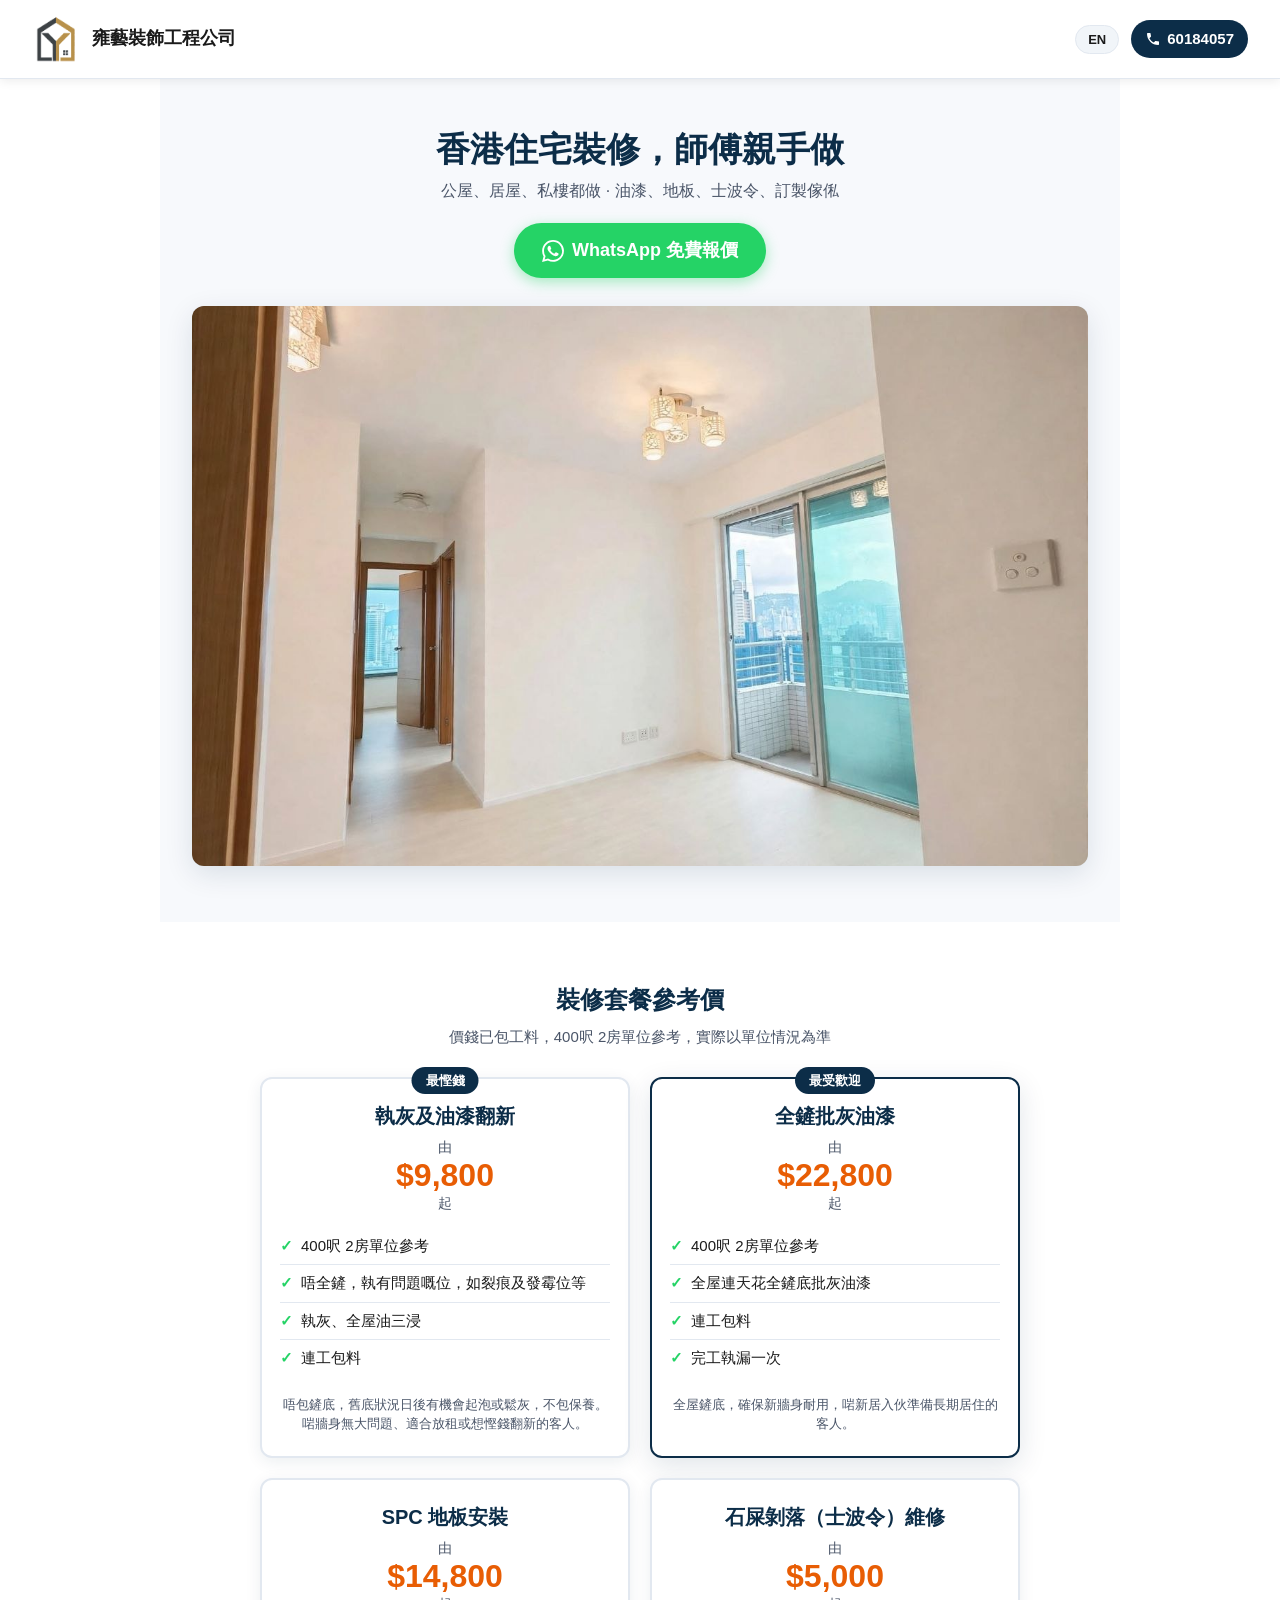
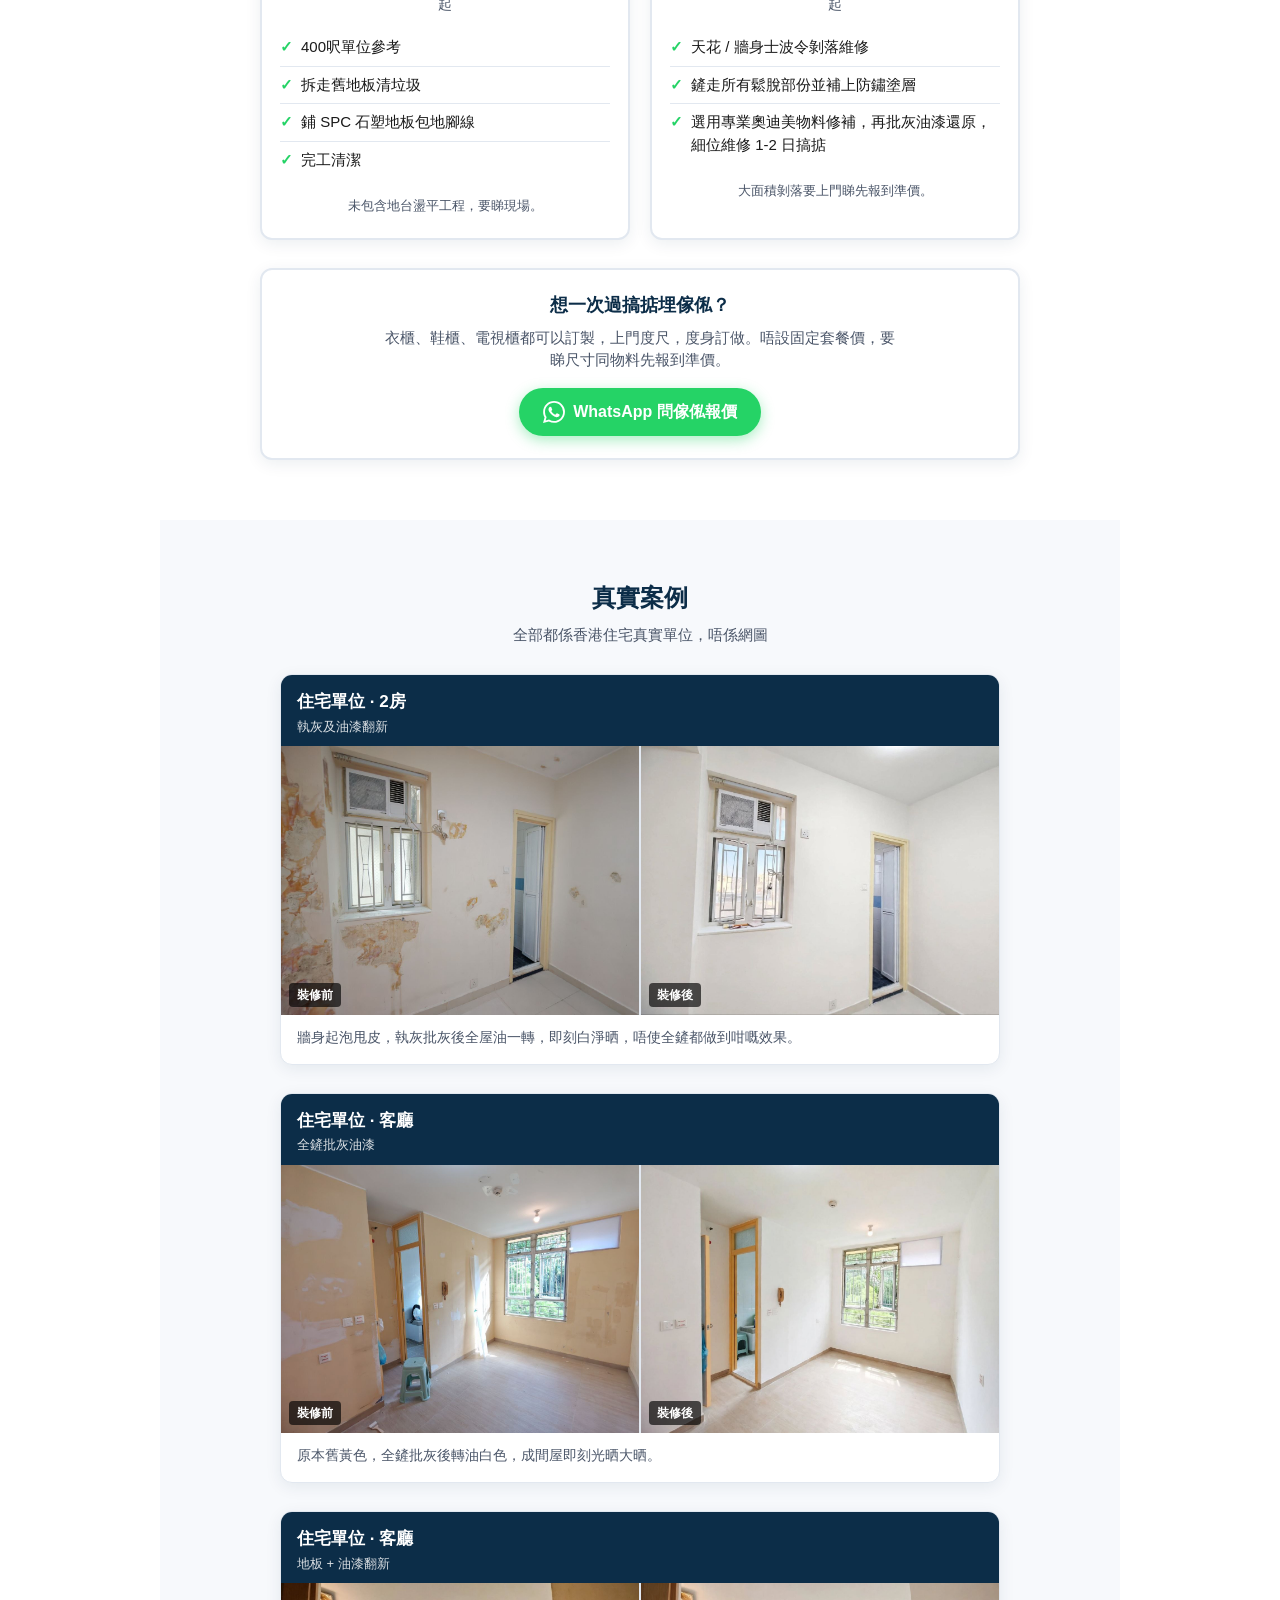
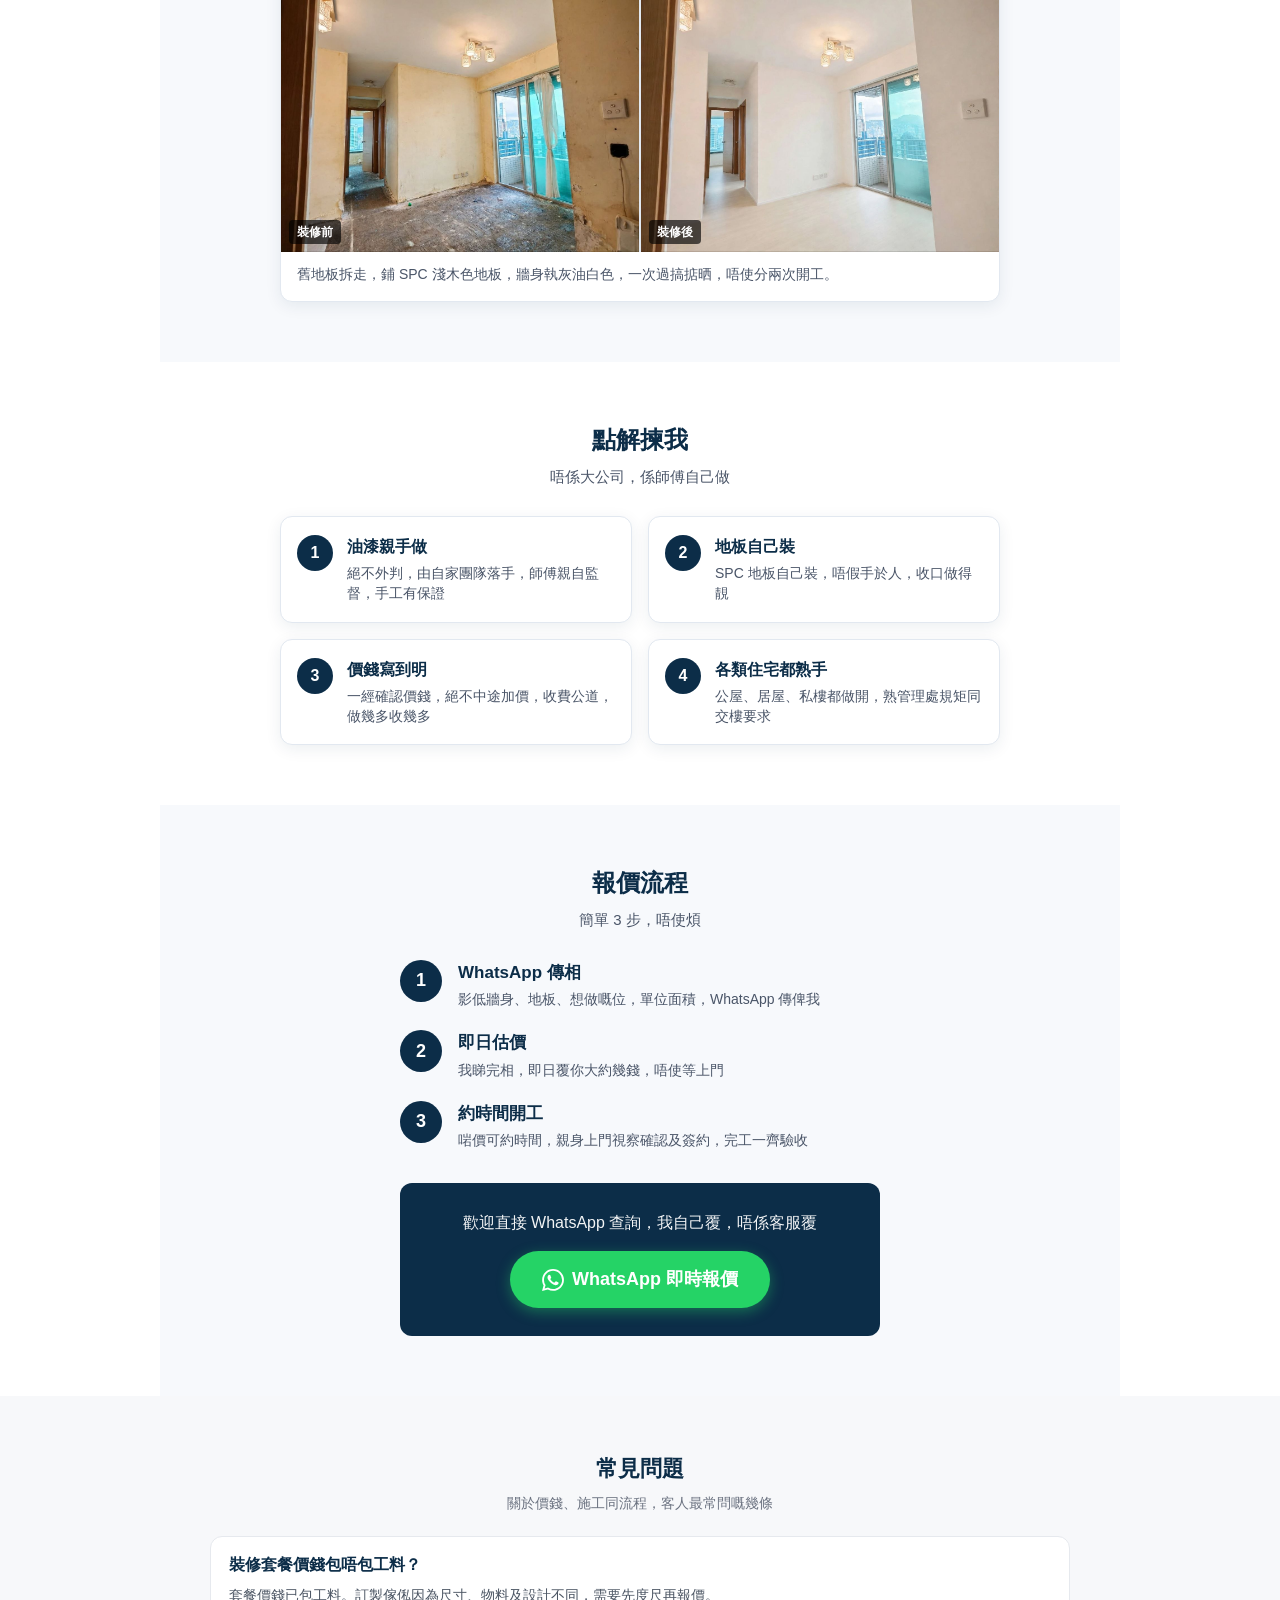
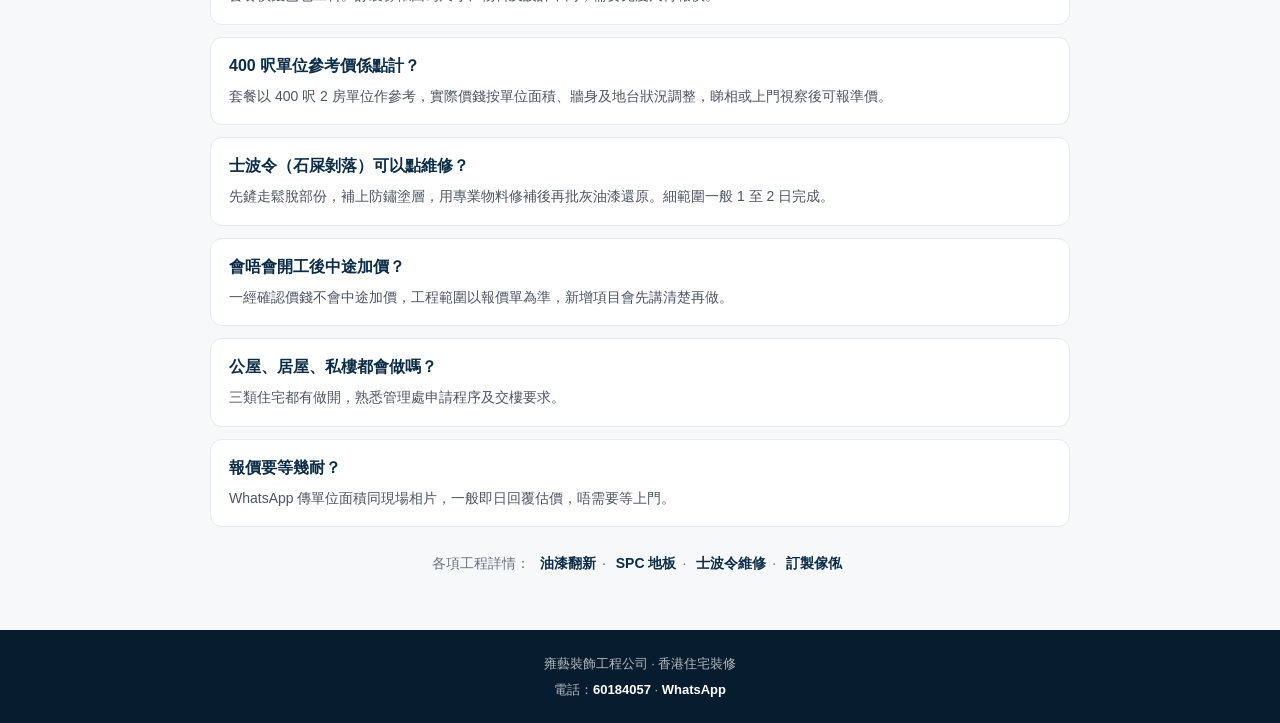
<file: index.html>
<!DOCTYPE html>
<html lang="zh-HK">
<head>
  <meta charset="UTF-8">
  <meta name="viewport" content="width=device-width, initial-scale=1.0, viewport-fit=cover">
  <meta name="description" content="香港住宅裝修服務：油漆翻新、SPC地板、石屎剝落（士波令）維修及訂製傢俬。雍藝自家師傅施工，歡迎 WhatsApp 查詢報價。">
  <link rel="canonical" href="https://yungngai.com/">
  <link rel="alternate" hreflang="zh-HK" href="https://yungngai.com/">
  <link rel="alternate" hreflang="en-HK" href="https://yungngai.com/en">
  <link rel="alternate" hreflang="x-default" href="https://yungngai.com/">
  <title>香港住宅裝修｜油漆、地板、士波令及訂製傢俬｜雍藝</title>
  <link rel="icon" href="/images/logo.png" type="image/png">
  <meta name="theme-color" content="#0c2d48">
  <meta property="og:type" content="website">
  <meta property="og:site_name" content="雍藝裝飾工程公司">
  <meta property="og:locale" content="zh_HK">
  <meta property="og:locale:alternate" content="en_HK">
  <meta property="og:title" content="香港住宅裝修｜油漆、地板、士波令及訂製傢俬｜雍藝">
  <meta property="og:description" content="香港住宅裝修服務：油漆翻新、SPC地板、石屎剝落（士波令）維修及訂製傢俬。雍藝自家師傅施工，歡迎 WhatsApp 查詢報價。">
  <meta property="og:url" content="https://yungngai.com/">
  <meta property="og:image" content="https://yungngai.com/images/case3-after.jpg">
  <meta property="og:image:width" content="1280">
  <meta property="og:image:height" content="966">
  <meta property="og:image:alt" content="雍藝裝飾工程公司完成的香港住宅裝修單位">
  <meta name="twitter:card" content="summary_large_image">
  <meta name="twitter:title" content="香港住宅裝修｜油漆、地板、士波令及訂製傢俬｜雍藝">
  <meta name="twitter:description" content="香港住宅裝修服務：油漆翻新、SPC地板、石屎剝落（士波令）維修及訂製傢俬。雍藝自家師傅施工，歡迎 WhatsApp 查詢報價。">
  <meta name="twitter:image" content="https://yungngai.com/images/case3-after.jpg">
  <script type="application/ld+json">
  {
    "@context": "https://schema.org",
    "@graph": [
      {
        "@type": "HomeAndConstructionBusiness",
        "@id": "https://yungngai.com/#business",
        "name": "雍藝裝飾工程公司",
        "alternateName": "Yung Ngai Decoration",
        "url": "https://yungngai.com/",
        "logo": "https://yungngai.com/images/logo.png",
        "image": "https://yungngai.com/images/case3-after.jpg",
        "description": "香港住宅裝修公司，自家師傅承接油漆翻新、SPC 地板安裝、石屎剝落（士波令）維修及訂製傢俬。",
        "telephone": "+852-6018-4057",
        "priceRange": "$$",
        "currenciesAccepted": "HKD",
        "address": {
          "@type": "PostalAddress",
          "addressRegion": "香港",
          "addressCountry": "HK"
        },
        "areaServed": {
          "@type": "AdministrativeArea",
          "name": "香港"
        },
        "knowsLanguage": ["zh-HK", "en"]
      },
      {
        "@type": "WebSite",
        "@id": "https://yungngai.com/#website",
        "url": "https://yungngai.com/",
        "name": "雍藝裝飾工程公司",
        "inLanguage": "zh-HK",
        "publisher": { "@id": "https://yungngai.com/#business" }
      },
      {
        "@type": "FAQPage",
        "@id": "https://yungngai.com/#faq",
        "inLanguage": "zh-HK",
        "mainEntity": [
          {
            "@type": "Question",
            "name": "裝修套餐價錢包唔包工料？",
            "acceptedAnswer": {
              "@type": "Answer",
              "text": "上面列出的套餐價錢已包工料。訂製傢俬因為尺寸、物料及設計不同，需要先度尺再報價。"
            }
          },
          {
            "@type": "Question",
            "name": "400 呎單位參考價係點計？",
            "acceptedAnswer": {
              "@type": "Answer",
              "text": "套餐以 400 呎 2 房單位作參考。實際價錢會按單位面積、牆身及地台狀況、工程範圍調整，睇相或上門視察後可報準價。"
            }
          },
          {
            "@type": "Question",
            "name": "士波令（石屎剝落）可以點維修？",
            "acceptedAnswer": {
              "@type": "Answer",
              "text": "會先鏟走所有鬆脫部份，補上防鏽塗層，用專業物料修補後再批灰油漆還原。細範圍維修一般 1 至 2 日完成，大面積要先上門視察。"
            }
          },
          {
            "@type": "Question",
            "name": "開工之後會唔會中途加價？",
            "acceptedAnswer": {
              "@type": "Answer",
              "text": "一經確認價錢，不會中途加價。工程範圍以報價單為準，如需新增項目會先同你講清楚才做。"
            }
          },
          {
            "@type": "Question",
            "name": "公屋、居屋、私樓都會做嗎？",
            "acceptedAnswer": {
              "@type": "Answer",
              "text": "公屋、居屋、私樓都有做開，熟悉管理處申請程序及交樓要求。"
            }
          },
          {
            "@type": "Question",
            "name": "報價要等幾耐？",
            "acceptedAnswer": {
              "@type": "Answer",
              "text": "用 WhatsApp 傳單位面積及現場相片，一般即日可以回覆估價，唔需要等上門。"
            }
          }
        ]
      }
    ]
  }
  </script>
  
  <style>
    :root {
      --primary: #0c2d48;
      --primary-dark: #071c2e;
      --whatsapp: #25d366;
      --whatsapp-hover: #1ebe57;
      --price: #e85d04;
      --price-bg: #fff4e6;
      --bg: #ffffff;
      --bg-alt: #f7f9fc;
      --text: #1a1a1a;
      --text-muted: #4a5568;
      --border: #e2e8f0;
      --radius: 12px;
      --shadow: 0 4px 16px rgba(12, 45, 72, 0.08);
      --shadow-lg: 0 8px 28px rgba(12, 45, 72, 0.12);
    }

    * {
      margin: 0;
      padding: 0;
      box-sizing: border-box;
    }

    html {
      scroll-behavior: smooth;
    }

    body {
      font-family: -apple-system, BlinkMacSystemFont, "Segoe UI", "PingFang HK", "Helvetica Neue", Arial, sans-serif;
      background: var(--bg);
      color: var(--text);
      line-height: 1.5;
      font-size: 17px;
      -webkit-font-smoothing: antialiased;
    }

    img {
      max-width: 100%;
      display: block;
      height: auto;
    }

    a {
      text-decoration: none;
      color: inherit;
    }

    /* ========== 1. 頂部選單 ========== */
    .header {
      position: sticky;
      top: 0;
      z-index: 100;
      background: #ffffff;
      color: #333333;
      padding: 10px 16px;
      display: flex;
      align-items: center;
      justify-content: space-between;
      box-shadow: 0 2px 10px rgba(0,0,0,0.08);
      border-bottom: 1px solid var(--border);
    }

    .logo {
      display: flex;
      align-items: center;
      gap: 10px;
    }

    .logo-icon {
      width: 50px;
      height: 50px;
      overflow: hidden;
      flex-shrink: 0;
      border-radius: 6px;
    }

    .logo-icon img {
      width: auto;
      height: 61px;
      display: block;
      object-fit: cover;
      object-position: top center;
      margin-top: 0;
    }

    .logo-text {
      font-size: 18px;
      font-weight: 700;
      color: #1a1a1a;
      line-height: 1.2;
      white-space: nowrap;
      flex-shrink: 0;
    }

    @media (max-width: 400px) {
      .logo-text {
        font-size: 16px;
      }
    }

    .header-right {
      display: flex;
      align-items: center;
      gap: 12px;
    }

    .phone-btn {
      display: flex;
      align-items: center;
      gap: 6px;
      background: var(--primary);
      color: #fff;
      padding: 8px 14px;
      border-radius: 50px;
      font-size: 15px;
      font-weight: 600;
      transition: background 0.2s;
    }

    .phone-btn:hover,
    .phone-btn:active {
      background: var(--primary-dark);
    }

    .lang-btn {
      display: flex;
      align-items: center;
      justify-content: center;
      background: #f1f5f9;
      color: #1a1a1a;
      border: 1px solid var(--border);
      padding: 7px 12px;
      border-radius: 50px;
      font-size: 13px;
      font-weight: 700;
      cursor: pointer;
      transition: background 0.2s;
      white-space: nowrap;
      line-height: 1;
    }

    .lang-btn:hover,
    .lang-btn:active {
      background: #e2e8f0;
    }

    .nav-toggle {
      display: none; /* 單頁簡單，暫不用漢堡 */
    }

    /* ========== 2. Hero ========== */
    .hero {
      background: var(--bg-alt);
      padding: 28px 16px 36px;
      text-align: center;
    }

    .hero-title {
      font-size: 28px;
      font-weight: 800;
      color: var(--primary);
      line-height: 1.3;
      margin-bottom: 8px;
    }

    .hero-sub {
      font-size: 16px;
      color: var(--text-muted);
      margin-bottom: 20px;
    }

    .btn-whatsapp {
      display: inline-flex;
      align-items: center;
      justify-content: center;
      gap: 8px;
      background: var(--whatsapp);
      color: #fff;
      font-size: 18px;
      font-weight: 700;
      padding: 14px 28px;
      border-radius: 50px;
      box-shadow: 0 4px 14px rgba(37, 211, 102, 0.4);
      transition: background 0.2s, transform 0.15s;
      border: none;
      cursor: pointer;
    }

    .btn-whatsapp:hover,
    .btn-whatsapp:active {
      background: var(--whatsapp-hover);
      transform: translateY(-1px);
    }

    .btn-whatsapp svg {
      width: 22px;
      height: 22px;
      fill: currentColor;
    }

    .hero-img-wrap {
      margin-top: 28px;
      border-radius: var(--radius);
      overflow: hidden;
      box-shadow: var(--shadow-lg);
      background: #dce3eb;
      aspect-ratio: 16 / 10;
    }

    .hero-img-wrap img {
      width: 100%;
      height: 100%;
      object-fit: cover;
    }

    /* ========== 通用 section ========== */
    .section {
      padding: 40px 16px;
    }

    .section-alt {
      background: var(--bg-alt);
    }

    .section-title {
      font-size: 24px;
      font-weight: 800;
      color: var(--primary);
      text-align: center;
      margin-bottom: 8px;
    }

    .section-desc {
      text-align: center;
      color: var(--text-muted);
      font-size: 15px;
      margin-bottom: 28px;
      max-width: 480px;
      margin-left: auto;
      margin-right: auto;
    }

    /* ========== 3. 套餐價錢卡 ========== */
    .packages {
      display: grid;
      grid-template-columns: 1fr;
      gap: 18px;
      max-width: 480px;
      margin: 0 auto;
    }

    .package-card {
      background: #fff;
      border: 2px solid var(--border);
      border-radius: var(--radius);
      padding: 22px 18px;
      box-shadow: var(--shadow);
      position: relative;
    }

    .package-card.featured {
      border-color: var(--primary);
      box-shadow: var(--shadow-lg);
    }

    .package-badge {
      position: absolute;
      top: -12px;
      left: 50%;
      transform: translateX(-50%);
      background: var(--primary);
      color: #fff;
      font-size: 13px;
      font-weight: 700;
      padding: 4px 14px;
      border-radius: 50px;
    }

    .package-name {
      font-size: 20px;
      font-weight: 800;
      color: var(--primary);
      margin-bottom: 6px;
      text-align: center;
    }

    .package-price {
      text-align: center;
      margin-bottom: 14px;
    }

    .package-price .from {
      font-size: 14px;
      color: var(--text-muted);
    }

    .package-price .amount {
      font-size: 32px;
      font-weight: 800;
      color: var(--price);
      line-height: 1.1;
    }

    .package-price .unit {
      font-size: 14px;
      color: var(--text-muted);
    }

    .package-list {
      list-style: none;
      margin-bottom: 18px;
    }

    .package-list li {
      padding: 7px 0;
      border-bottom: 1px solid var(--border);
      font-size: 15px;
      color: var(--text);
      display: flex;
      align-items: flex-start;
      gap: 8px;
    }

    .package-list li:last-child {
      border-bottom: none;
    }

    .package-list li::before {
      content: "✓";
      color: var(--whatsapp);
      font-weight: 700;
      flex-shrink: 0;
    }

    .package-note {
      font-size: 13px;
      color: var(--text-muted);
      text-align: center;
      margin-top: 4px;
    }

    /* 加配服務橫欄 */
    .addon-bar {
      margin-top: 28px;
      max-width: 760px;
      margin-left: auto;
      margin-right: auto;
      background: #fff;
      border: 2px solid var(--border);
      border-radius: var(--radius);
      padding: 22px 18px;
      text-align: center;
      box-shadow: var(--shadow);
    }

    .addon-bar h3 {
      font-size: 18px;
      font-weight: 800;
      color: var(--primary);
      margin-bottom: 8px;
    }

    .addon-bar p {
      font-size: 15px;
      color: var(--text-muted);
      margin-bottom: 16px;
      line-height: 1.5;
      max-width: 520px;
      margin-left: auto;
      margin-right: auto;
    }

    .addon-bar .btn-whatsapp {
      font-size: 16px;
      padding: 12px 24px;
    }

    /* ========== 4. 案例區 ========== */
    .cases {
      display: flex;
      flex-direction: column;
      gap: 28px;
      max-width: 560px;
      margin: 0 auto;
    }

    .case-card {
      background: #fff;
      border-radius: var(--radius);
      overflow: hidden;
      box-shadow: var(--shadow);
      border: 1px solid var(--border);
    }

    .case-header {
      padding: 14px 16px 10px;
      background: var(--primary);
      color: #fff;
    }

    .case-title {
      font-size: 17px;
      font-weight: 700;
    }

    .case-meta {
      font-size: 13px;
      opacity: 0.85;
      margin-top: 2px;
    }

    .case-images {
      display: grid;
      grid-template-columns: 1fr 1fr;
      gap: 2px;
      background: #e2e8f0;
    }

    .case-img-box {
      position: relative;
      aspect-ratio: 4 / 3;
      background: #d0d7e0;
      overflow: hidden;
    }

    .case-img-box img {
      width: 100%;
      height: 100%;
      object-fit: cover;
    }

    .case-label {
      position: absolute;
      bottom: 8px;
      left: 8px;
      background: rgba(0,0,0,0.65);
      color: #fff;
      font-size: 12px;
      font-weight: 600;
      padding: 3px 8px;
      border-radius: 4px;
    }

    .case-desc {
      padding: 12px 16px 16px;
      font-size: 14px;
      color: var(--text-muted);
    }

    /* ========== 5. 點解揀我 ========== */
    .why-grid {
      display: grid;
      grid-template-columns: 1fr;
      gap: 16px;
      max-width: 560px;
      margin: 0 auto;
    }

    .why-item {
      background: #fff;
      border: 1px solid var(--border);
      border-radius: var(--radius);
      padding: 18px 16px;
      display: flex;
      gap: 14px;
      align-items: flex-start;
      box-shadow: var(--shadow);
    }

    .why-num {
      flex-shrink: 0;
      width: 36px;
      height: 36px;
      background: var(--primary);
      color: #fff;
      border-radius: 50%;
      display: flex;
      align-items: center;
      justify-content: center;
      font-weight: 800;
      font-size: 16px;
    }

    .why-content h3 {
      font-size: 16px;
      font-weight: 700;
      color: var(--primary);
      margin-bottom: 4px;
    }

    .why-content p {
      font-size: 14px;
      color: var(--text-muted);
      line-height: 1.45;
    }

    /* ========== 6. 報價流程 ========== */
    .steps {
      display: flex;
      flex-direction: column;
      gap: 20px;
      max-width: 480px;
      margin: 0 auto 32px;
      position: relative;
    }

    .step {
      display: flex;
      gap: 16px;
      align-items: flex-start;
      position: relative;
    }

    .step-num {
      flex-shrink: 0;
      width: 42px;
      height: 42px;
      background: var(--primary);
      color: #fff;
      border-radius: 50%;
      display: flex;
      align-items: center;
      justify-content: center;
      font-weight: 800;
      font-size: 18px;
      z-index: 1;
    }

    .step-content h3 {
      font-size: 17px;
      font-weight: 700;
      color: var(--primary);
      margin-bottom: 4px;
    }

    .step-content p {
      font-size: 14px;
      color: var(--text-muted);
    }

    .cta-box {
      text-align: center;
      padding: 28px 16px;
      background: var(--primary);
      border-radius: var(--radius);
      max-width: 480px;
      margin: 0 auto;
      color: #fff;
    }

    .cta-box p {
      font-size: 16px;
      margin-bottom: 16px;
      opacity: 0.95;
    }

    .cta-box .btn-whatsapp {
      font-size: 18px;
      padding: 15px 32px;
    }

    /* ========== Footer ========== */
    .footer {
      background: var(--primary-dark);
      color: rgba(255,255,255,0.7);
      text-align: center;
      padding: 24px 16px;
      font-size: 13px;
    }

    .footer a {
      color: #fff;
      font-weight: 600;
    }

    /* ========== 平板以上 ========== */
    @media (min-width: 640px) {
      .hero {
        padding: 40px 24px 48px;
      }

      .hero-title {
        font-size: 34px;
      }

      .section {
        padding: 52px 24px;
      }

      .why-grid {
        grid-template-columns: 1fr 1fr;
        max-width: 720px;
      }

      .cases {
        max-width: 720px;
      }
    }

    @media (min-width: 768px) {
      .packages {
        max-width: 760px;
        grid-template-columns: 1fr 1fr;
        gap: 20px;
      }

      .package-card {
        max-width: none;
      }
    }

    @media (min-width: 900px) {
      .header {
        padding: 14px 32px;
      }

      .hero {
        padding: 48px 32px 56px;
        max-width: 960px;
        margin: 0 auto;
      }

      .section {
        padding: 60px 32px;
        max-width: 960px;
        margin-left: auto;
        margin-right: auto;
      }

      .section-full {
        max-width: none;
        padding-left: 0;
        padding-right: 0;
      }

      .section-full .section-inner {
        max-width: 960px;
        margin: 0 auto;
        padding: 0 32px;
      }
    }
  </style>
</head>
<body>

  <!-- 1. 頂部選單 + 電話 -->
  <header class="header">
    <div class="logo">
      <div class="logo-icon">
        <img src="images/logo.png" alt="雍藝裝飾工程公司">
      </div>
      <span class="logo-text">雍藝裝飾工程公司</span>
    </div>
    <div class="header-right">
      <a href="en.html" class="lang-btn">EN</a>
      <a href="tel:+85260184057" class="phone-btn">
        <svg width="16" height="16" viewBox="0 0 24 24" fill="currentColor"><path d="M6.62 10.79c1.44 2.83 3.76 5.14 6.59 6.59l2.2-2.2c.27-.27.67-.36 1.02-.24 1.12.37 2.33.57 3.57.57.55 0 1 .45 1 1V20c0 .55-.45 1-1 1-9.39 0-17-7.61-17-17 0-.55.45-1 1-1h3.5c.55 0 1 .45 1 1 0 1.25.2 2.45.57 3.57.11.35.03.74-.25 1.02l-2.2 2.2z"/></svg>
        60184057
      </a>
    </div>
  </header>

  <!-- 2. 大標題 + WhatsApp + 大相 -->
  <section class="hero">
    <h1 class="hero-title">香港住宅裝修，師傅親手做</h1>
    <p class="hero-sub">公屋、居屋、私樓都做 · 油漆、地板、士波令、訂製傢俬</p>
    <a href="https://wa.me/85260184057?text=%E4%BD%A0%E5%A5%BD%EF%BC%8C%E6%88%91%E6%83%B3%E5%95%8F%E8%A3%9D%E4%BF%AE%E5%A0%B1%E5%83%B9" class="btn-whatsapp" target="_blank" rel="noopener">
      <svg viewBox="0 0 24 24"><path d="M17.472 14.382c-.297-.149-1.758-.867-2.03-.967-.273-.099-.471-.148-.67.15-.197.297-.767.966-.94 1.164-.173.199-.347.223-.644.075-.297-.15-1.255-.463-2.39-1.475-.883-.788-1.48-1.761-1.653-2.059-.173-.297-.018-.458.13-.606.134-.133.298-.347.446-.52.149-.174.198-.298.298-.497.099-.198.05-.371-.025-.52-.075-.149-.669-1.612-.916-2.207-.242-.579-.487-.5-.669-.51-.173-.008-.371-.01-.57-.01-.198 0-.52.074-.792.372-.272.297-1.04 1.016-1.04 2.479 0 1.462 1.065 2.875 1.213 3.074.149.198 2.096 3.2 5.077 4.487.709.306 1.262.489 1.694.625.712.227 1.36.195 1.871.118.571-.085 1.758-.719 2.006-1.413.248-.694.248-1.289.173-1.413-.074-.124-.272-.198-.57-.347m-5.421 7.403h-.004a9.87 9.87 0 01-5.031-1.378l-.361-.214-3.741.982.998-3.648-.235-.374a9.86 9.86 0 01-1.51-5.26c.001-5.45 4.436-9.884 9.888-9.884 2.64 0 5.122 1.03 6.988 2.898a9.825 9.825 0 012.893 6.994c-.003 5.45-4.435 9.884-9.885 9.884m8.413-18.297A11.815 11.815 0 0012.05 0C5.495 0 .16 5.335.157 11.892c0 2.096.547 4.142 1.588 5.945L.057 24l6.305-1.654a11.882 11.882 0 005.683 1.448h.005c6.554 0 11.89-5.335 11.893-11.893a11.821 11.821 0 00-3.48-8.413z"/></svg>
      <span>WhatsApp 免費報價</span>
    </a>
    <div class="hero-img-wrap">
      <img src="images/case3-after.jpg" alt="香港住宅裝修實例">
    </div>
  </section>

  <!-- 3. 四個套餐價錢卡 -->
  <section class="section" id="packages">
    <h2 class="section-title">裝修套餐參考價</h2>
    <p class="section-desc">價錢已包工料，400呎 2房單位參考，實際以單位情況為準</p>

    <div class="packages">
      <!-- 卡 1：執灰及油漆翻新 -->
      <div class="package-card">
        <div class="package-badge">最慳錢</div>
        <div class="package-name">執灰及油漆翻新</div>
        <div class="package-price">
          <div class="from">由</div>
          <div class="amount">$9,800</div>
          <div class="unit">起</div>
        </div>
        <ul class="package-list">
          <li>400呎 2房單位參考</li>
          <li>唔全鏟，執有問題嘅位，如裂痕及發霉位等</li>
          <li>執灰、全屋油三浸</li>
          <li>連工包料</li>
        </ul>
        <p class="package-note">唔包鏟底，舊底狀況日後有機會起泡或鬆灰，不包保養。啱牆身無大問題、適合放租或想慳錢翻新的客人。</p>
      </div>

      <!-- 卡 2：全鏟批灰油漆 -->
      <div class="package-card featured">
        <div class="package-badge">最受歡迎</div>
        <div class="package-name">全鏟批灰油漆</div>
        <div class="package-price">
          <div class="from">由</div>
          <div class="amount">$22,800</div>
          <div class="unit">起</div>
        </div>
        <ul class="package-list">
          <li>400呎 2房單位參考</li>
          <li>全屋連天花全鏟底批灰油漆</li>
          <li>連工包料</li>
          <li>完工執漏一次</li>
        </ul>
        <p class="package-note">全屋鏟底，確保新牆身耐用，啱新居入伙準備長期居住的客人。</p>
      </div>

      <!-- 卡 3：SPC 地板安裝 -->
      <div class="package-card">
        <div class="package-name">SPC 地板安裝</div>
        <div class="package-price">
          <div class="from">由</div>
          <div class="amount">$14,800</div>
          <div class="unit">起</div>
        </div>
        <ul class="package-list">
          <li>400呎單位參考</li>
          <li>拆走舊地板清垃圾</li>
          <li>鋪 SPC 石塑地板包地腳線</li>
          <li>完工清潔</li>
        </ul>
        <p class="package-note">未包含地台盪平工程，要睇現場。</p>
      </div>

      <!-- 卡 4：石屎剝落（士波令）維修 -->
      <div class="package-card">
        <div class="package-name">石屎剝落（士波令）維修</div>
        <div class="package-price">
          <div class="from">由</div>
          <div class="amount">$5,000</div>
          <div class="unit">起</div>
        </div>
        <ul class="package-list">
          <li>天花 / 牆身士波令剝落維修</li>
          <li>鏟走所有鬆脫部份並補上防鏽塗層</li>
          <li>選用專業奧迪美物料修補，再批灰油漆還原，細位維修 1-2 日搞掂</li>
        </ul>
        <p class="package-note">大面積剝落要上門睇先報到準價。</p>
      </div>
    </div>

    <!-- 加配服務：訂製傢俬 -->
    <div class="addon-bar">
      <h3>想一次過搞掂埋傢俬？</h3>
      <p>衣櫃、鞋櫃、電視櫃都可以訂製，上門度尺，度身訂做。唔設固定套餐價，要睇尺寸同物料先報到準價。</p>
      <a href="https://wa.me/85260184057?text=%E4%BD%A0%E5%A5%BD%EF%BC%8C%E6%88%91%E6%83%B3%E5%95%8F%E8%A3%9D%E4%BF%AE%E5%A0%B1%E5%83%B9" class="btn-whatsapp" target="_blank" rel="noopener">
        <svg viewBox="0 0 24 24"><path d="M17.472 14.382c-.297-.149-1.758-.867-2.03-.967-.273-.099-.471-.148-.67.15-.197.297-.767.966-.94 1.164-.173.199-.347.223-.644.075-.297-.15-1.255-.463-2.39-1.475-.883-.788-1.48-1.761-1.653-2.059-.173-.297-.018-.458.13-.606.134-.133.298-.347.446-.52.149-.174.198-.298.298-.497.099-.198.05-.371-.025-.52-.075-.149-.669-1.612-.916-2.207-.242-.579-.487-.5-.669-.51-.173-.008-.371-.01-.57-.01-.198 0-.52.074-.792.372-.272.297-1.04 1.016-1.04 2.479 0 1.462 1.065 2.875 1.213 3.074.149.198 2.096 3.2 5.077 4.487.709.306 1.262.489 1.694.625.712.227 1.36.195 1.871.118.571-.085 1.758-.719 2.006-1.413.248-.694.248-1.289.173-1.413-.074-.124-.272-.198-.57-.347m-5.421 7.403h-.004a9.87 9.87 0 01-5.031-1.378l-.361-.214-3.741.982.998-3.648-.235-.374a9.86 9.86 0 01-1.51-5.26c.001-5.45 4.436-9.884 9.888-9.884 2.64 0 5.122 1.03 6.988 2.898a9.825 9.825 0 012.893 6.994c-.003 5.45-4.435 9.884-9.885 9.884m8.413-18.297A11.815 11.815 0 0012.05 0C5.495 0 .16 5.335.157 11.892c0 2.096.547 4.142 1.588 5.945L.057 24l6.305-1.654a11.882 11.882 0 005.683 1.448h.005c6.554 0 11.89-5.335 11.893-11.893a11.821 11.821 0 00-3.48-8.413z"/></svg>
        <span>WhatsApp 問傢俬報價</span>
      </a>
    </div>
  </section>

  <!-- 4. 案例區 -->
  <section class="section section-alt" id="cases">
    <h2 class="section-title">真實案例</h2>
    <p class="section-desc">全部都係香港住宅真實單位，唔係網圖</p>

    <div class="cases">
      <!-- 案例 1 -->
      <div class="case-card">
        <div class="case-header">
          <div class="case-title">住宅單位 · 2房</div>
          <div class="case-meta">執灰及油漆翻新</div>
        </div>
        <div class="case-images">
          <div class="case-img-box">
            <img src="images/case1-before.jpg" alt="Before">
            <span class="case-label">裝修前</span>
          </div>
          <div class="case-img-box">
            <img src="images/case1-after.jpg" alt="After">
            <span class="case-label">裝修後</span>
          </div>
        </div>
        <div class="case-desc">牆身起泡甩皮，執灰批灰後全屋油一轉，即刻白淨晒，唔使全鏟都做到咁嘅效果。</div>
      </div>

      <!-- 案例 2 -->
      <div class="case-card">
        <div class="case-header">
          <div class="case-title">住宅單位 · 客廳</div>
          <div class="case-meta">全鏟批灰油漆</div>
        </div>
        <div class="case-images">
          <div class="case-img-box">
            <img src="images/case2-before.jpg" alt="Before">
            <span class="case-label">裝修前</span>
          </div>
          <div class="case-img-box">
            <img src="images/case2-after.jpg" alt="After">
            <span class="case-label">裝修後</span>
          </div>
        </div>
        <div class="case-desc">原本舊黃色，全鏟批灰後轉油白色，成間屋即刻光晒大晒。</div>
      </div>

      <!-- 案例 3 -->
      <div class="case-card">
        <div class="case-header">
          <div class="case-title">住宅單位 · 客廳</div>
          <div class="case-meta">地板 + 油漆翻新</div>
        </div>
        <div class="case-images">
          <div class="case-img-box">
            <img src="images/case3-before.jpg" alt="Before">
            <span class="case-label">裝修前</span>
          </div>
          <div class="case-img-box">
            <img src="images/case3-after.jpg" alt="After">
            <span class="case-label">裝修後</span>
          </div>
        </div>
        <div class="case-desc">舊地板拆走，鋪 SPC 淺木色地板，牆身執灰油白色，一次過搞掂晒，唔使分兩次開工。</div>
      </div>
    </div>
  </section>

  <!-- 5. 點解揀我 -->
  <section class="section" id="why">
    <h2 class="section-title">點解揀我</h2>
    <p class="section-desc">唔係大公司，係師傅自己做</p>

    <div class="why-grid">
      <div class="why-item">
        <div class="why-num">1</div>
        <div class="why-content">
          <h3>油漆親手做</h3>
          <p>絕不外判，由自家團隊落手，師傅親自監督，手工有保證</p>
        </div>
      </div>
      <div class="why-item">
        <div class="why-num">2</div>
        <div class="why-content">
          <h3>地板自己裝</h3>
          <p>SPC 地板自己裝，唔假手於人，收口做得靚</p>
        </div>
      </div>
      <div class="why-item">
        <div class="why-num">3</div>
        <div class="why-content">
          <h3>價錢寫到明</h3>
          <p>一經確認價錢，絕不中途加價，收費公道，做幾多收幾多</p>
        </div>
      </div>
      <div class="why-item">
        <div class="why-num">4</div>
        <div class="why-content">
          <h3>各類住宅都熟手</h3>
          <p>公屋、居屋、私樓都做開，熟管理處規矩同交樓要求</p>
        </div>
      </div>
    </div>
  </section>

  <!-- 6. 報價流程 + 底部 WhatsApp -->
  <section class="section section-alt" id="process">
    <h2 class="section-title">報價流程</h2>
    <p class="section-desc">簡單 3 步，唔使煩</p>

    <div class="steps">
      <div class="step">
        <div class="step-num">1</div>
        <div class="step-content">
          <h3>WhatsApp 傳相</h3>
          <p>影低牆身、地板、想做嘅位，單位面積，WhatsApp 傳俾我</p>
        </div>
      </div>
      <div class="step">
        <div class="step-num">2</div>
        <div class="step-content">
          <h3>即日估價</h3>
          <p>我睇完相，即日覆你大約幾錢，唔使等上門</p>
        </div>
      </div>
      <div class="step">
        <div class="step-num">3</div>
        <div class="step-content">
          <h3>約時間開工</h3>
          <p>啱價可約時間，親身上門視察確認及簽約，完工一齊驗收</p>
        </div>
      </div>
    </div>

    <div class="cta-box">
      <p>歡迎直接 WhatsApp 查詢，我自己覆，唔係客服覆</p>
      <a href="https://wa.me/85260184057?text=%E4%BD%A0%E5%A5%BD%EF%BC%8C%E6%88%91%E6%83%B3%E5%95%8F%E8%A3%9D%E4%BF%AE%E5%A0%B1%E5%83%B9" class="btn-whatsapp" target="_blank" rel="noopener">
        <svg viewBox="0 0 24 24"><path d="M17.472 14.382c-.297-.149-1.758-.867-2.03-.967-.273-.099-.471-.148-.67.15-.197.297-.767.966-.94 1.164-.173.199-.347.223-.644.075-.297-.15-1.255-.463-2.39-1.475-.883-.788-1.48-1.761-1.653-2.059-.173-.297-.018-.458.13-.606.134-.133.298-.347.446-.52.149-.174.198-.298.298-.497.099-.198.05-.371-.025-.52-.075-.149-.669-1.612-.916-2.207-.242-.579-.487-.5-.669-.51-.173-.008-.371-.01-.57-.01-.198 0-.52.074-.792.372-.272.297-1.04 1.016-1.04 2.479 0 1.462 1.065 2.875 1.213 3.074.149.198 2.096 3.2 5.077 4.487.709.306 1.262.489 1.694.625.712.227 1.36.195 1.871.118.571-.085 1.758-.719 2.006-1.413.248-.694.248-1.289.173-1.413-.074-.124-.272-.198-.57-.347m-5.421 7.403h-.004a9.87 9.87 0 01-5.031-1.378l-.361-.214-3.741.982.998-3.648-.235-.374a9.86 9.86 0 01-1.51-5.26c.001-5.45 4.436-9.884 9.888-9.884 2.64 0 5.122 1.03 6.988 2.898a9.825 9.825 0 012.893 6.994c-.003 5.45-4.435 9.884-9.885 9.884m8.413-18.297A11.815 11.815 0 0012.05 0C5.495 0 .16 5.335.157 11.892c0 2.096.547 4.142 1.588 5.945L.057 24l6.305-1.654a11.882 11.882 0 005.683 1.448h.005c6.554 0 11.89-5.335 11.893-11.893a11.821 11.821 0 00-3.48-8.413z"/></svg>
        <span>WhatsApp 即時報價</span>
      </a>
    </div>
  </section>

  <style>
    /* SEO block appended at the bottom - new class names only, no existing rules changed */
    .seo-extra { padding: 56px 24px; background: #f7f8fa; }
    .seo-extra-inner { max-width: 860px; margin: 0 auto; }
    .seo-extra h2 { font-size: 22px; color: var(--primary); margin: 0 0 8px; text-align: center; }
    .seo-extra p.seo-sub { text-align: center; color: #6b7280; font-size: 14px; margin: 0 0 22px; }
    .seo-faq { display: grid; gap: 12px; }
    .seo-faq-item { background: #fff; border: 1px solid #e6e9ee; border-radius: 12px; padding: 16px 18px; }
    .seo-faq-item h3 { font-size: 16px; color: var(--primary); margin: 0 0 6px; }
    .seo-faq-item p { margin: 0; color: #4b5563; font-size: 14px; line-height: 1.75; }
    .seo-links { margin-top: 26px; text-align: center; font-size: 14px; color: #6b7280; }
    .seo-links a { color: var(--primary); font-weight: 600; text-decoration: none; margin: 0 6px; }
    .seo-links a:hover { text-decoration: underline; }
    @media (max-width: 640px) { .seo-extra { padding: 40px 18px; } }
  </style>
  <!-- SEO：常見問題與服務連結（附加於頁尾前，不影響原有版面） -->
  <section class="seo-extra" id="faq">
    <div class="seo-extra-inner">
      <h2>常見問題</h2>
      <p class="seo-sub">關於價錢、施工同流程，客人最常問嘅幾條</p>
      <div class="seo-faq">
        <div class="seo-faq-item">
          <h3>裝修套餐價錢包唔包工料？</h3>
          <p>套餐價錢已包工料。訂製傢俬因為尺寸、物料及設計不同，需要先度尺再報價。</p>
        </div>
        <div class="seo-faq-item">
          <h3>400 呎單位參考價係點計？</h3>
          <p>套餐以 400 呎 2 房單位作參考，實際價錢按單位面積、牆身及地台狀況調整，睇相或上門視察後可報準價。</p>
        </div>
        <div class="seo-faq-item">
          <h3>士波令（石屎剝落）可以點維修？</h3>
          <p>先鏟走鬆脫部份，補上防鏽塗層，用專業物料修補後再批灰油漆還原。細範圍一般 1 至 2 日完成。</p>
        </div>
        <div class="seo-faq-item">
          <h3>會唔會開工後中途加價？</h3>
          <p>一經確認價錢不會中途加價，工程範圍以報價單為準，新增項目會先講清楚再做。</p>
        </div>
        <div class="seo-faq-item">
          <h3>公屋、居屋、私樓都會做嗎？</h3>
          <p>三類住宅都有做開，熟悉管理處申請程序及交樓要求。</p>
        </div>
        <div class="seo-faq-item">
          <h3>報價要等幾耐？</h3>
          <p>WhatsApp 傳單位面積同現場相片，一般即日回覆估價，唔需要等上門。</p>
        </div>
      </div>
      <p class="seo-links">
        各項工程詳情：
        <a href="/painting">油漆翻新</a>·
        <a href="/flooring">SPC 地板</a>·
        <a href="/spalling">士波令維修</a>·
        <a href="/custom-furniture">訂製傢俬</a>
      </p>
    </div>
  </section>

  <footer class="footer">
    <p>雍藝裝飾工程公司 · 香港住宅裝修</p>
    <p style="margin-top:6px;"><span>電話：</span><a href="tel:+85260184057">60184057</a> · <a href="https://wa.me/85260184057?text=%E4%BD%A0%E5%A5%BD%EF%BC%8C%E6%88%91%E6%83%B3%E5%95%8F%E8%A3%9D%E4%BF%AE%E5%A0%B1%E5%83%B9" target="_blank" rel="noopener">WhatsApp</a></p>
  </footer>
</body>
</html>
</file>
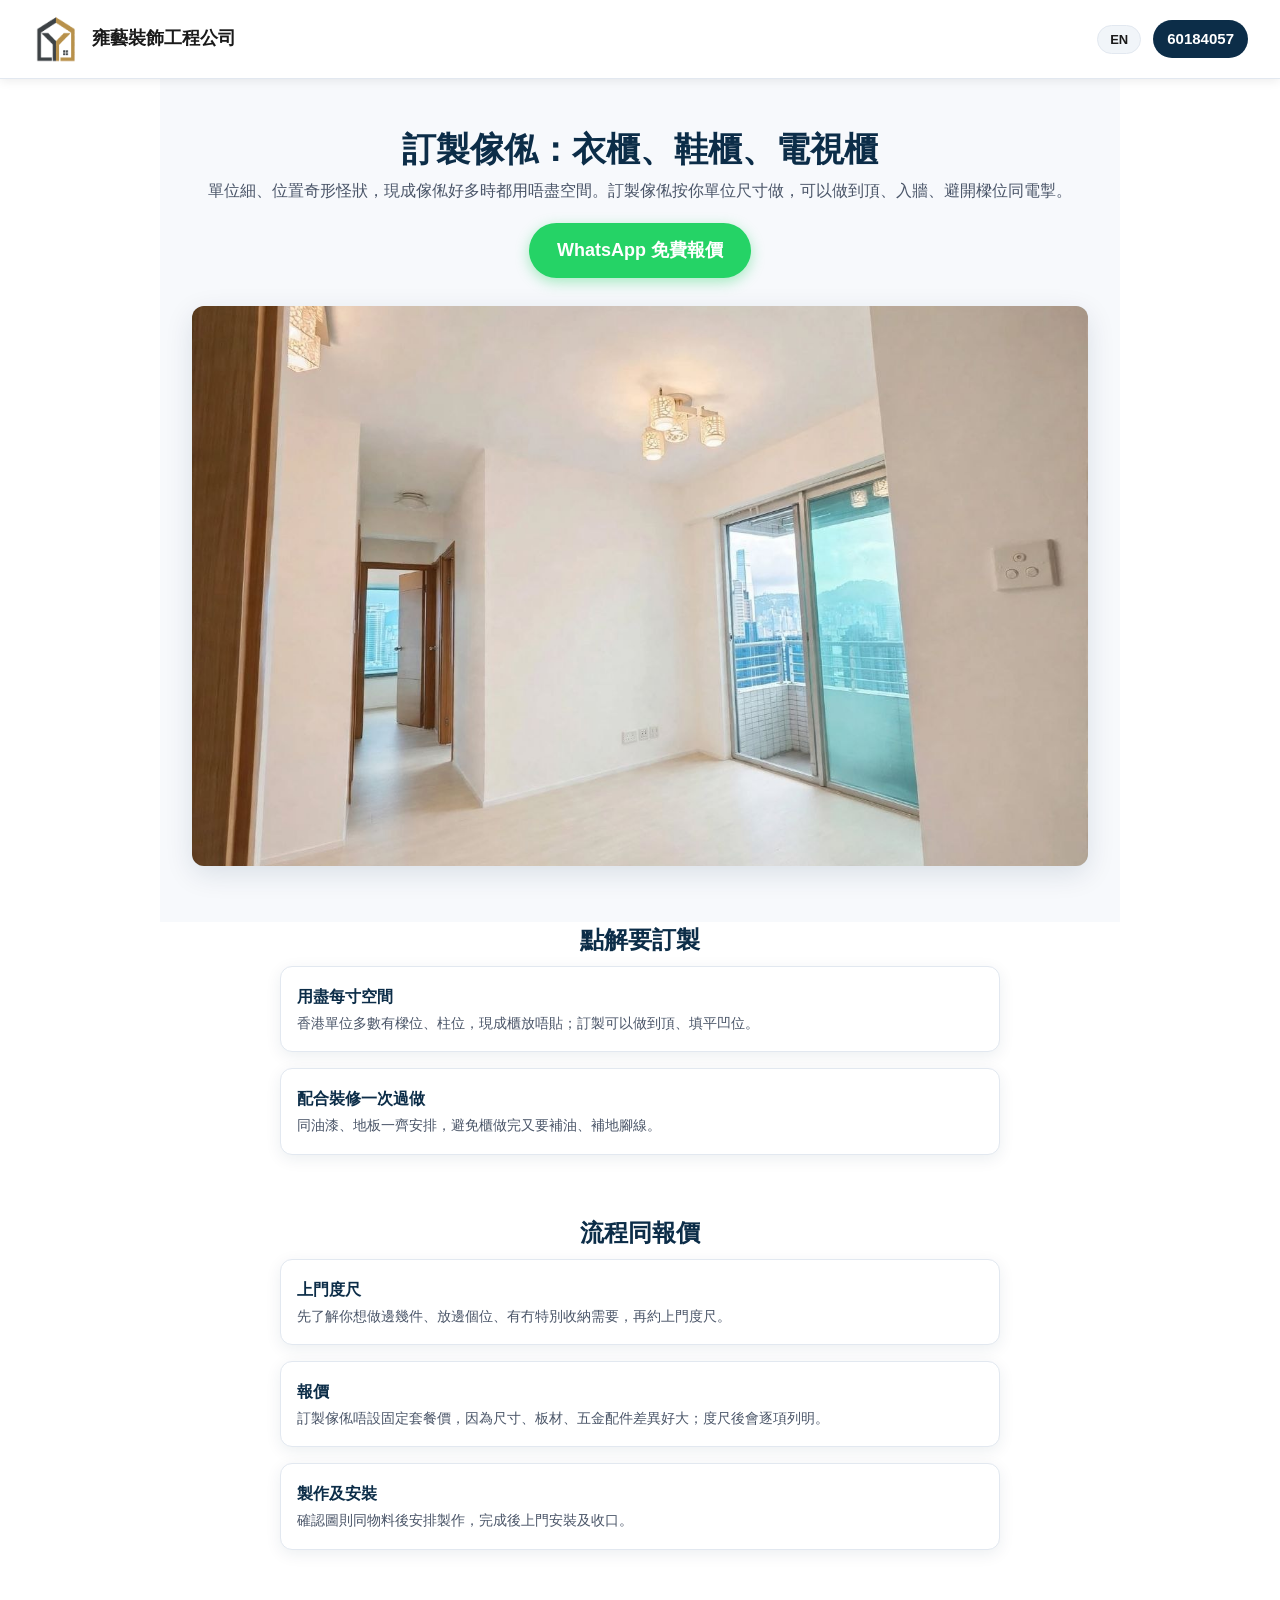
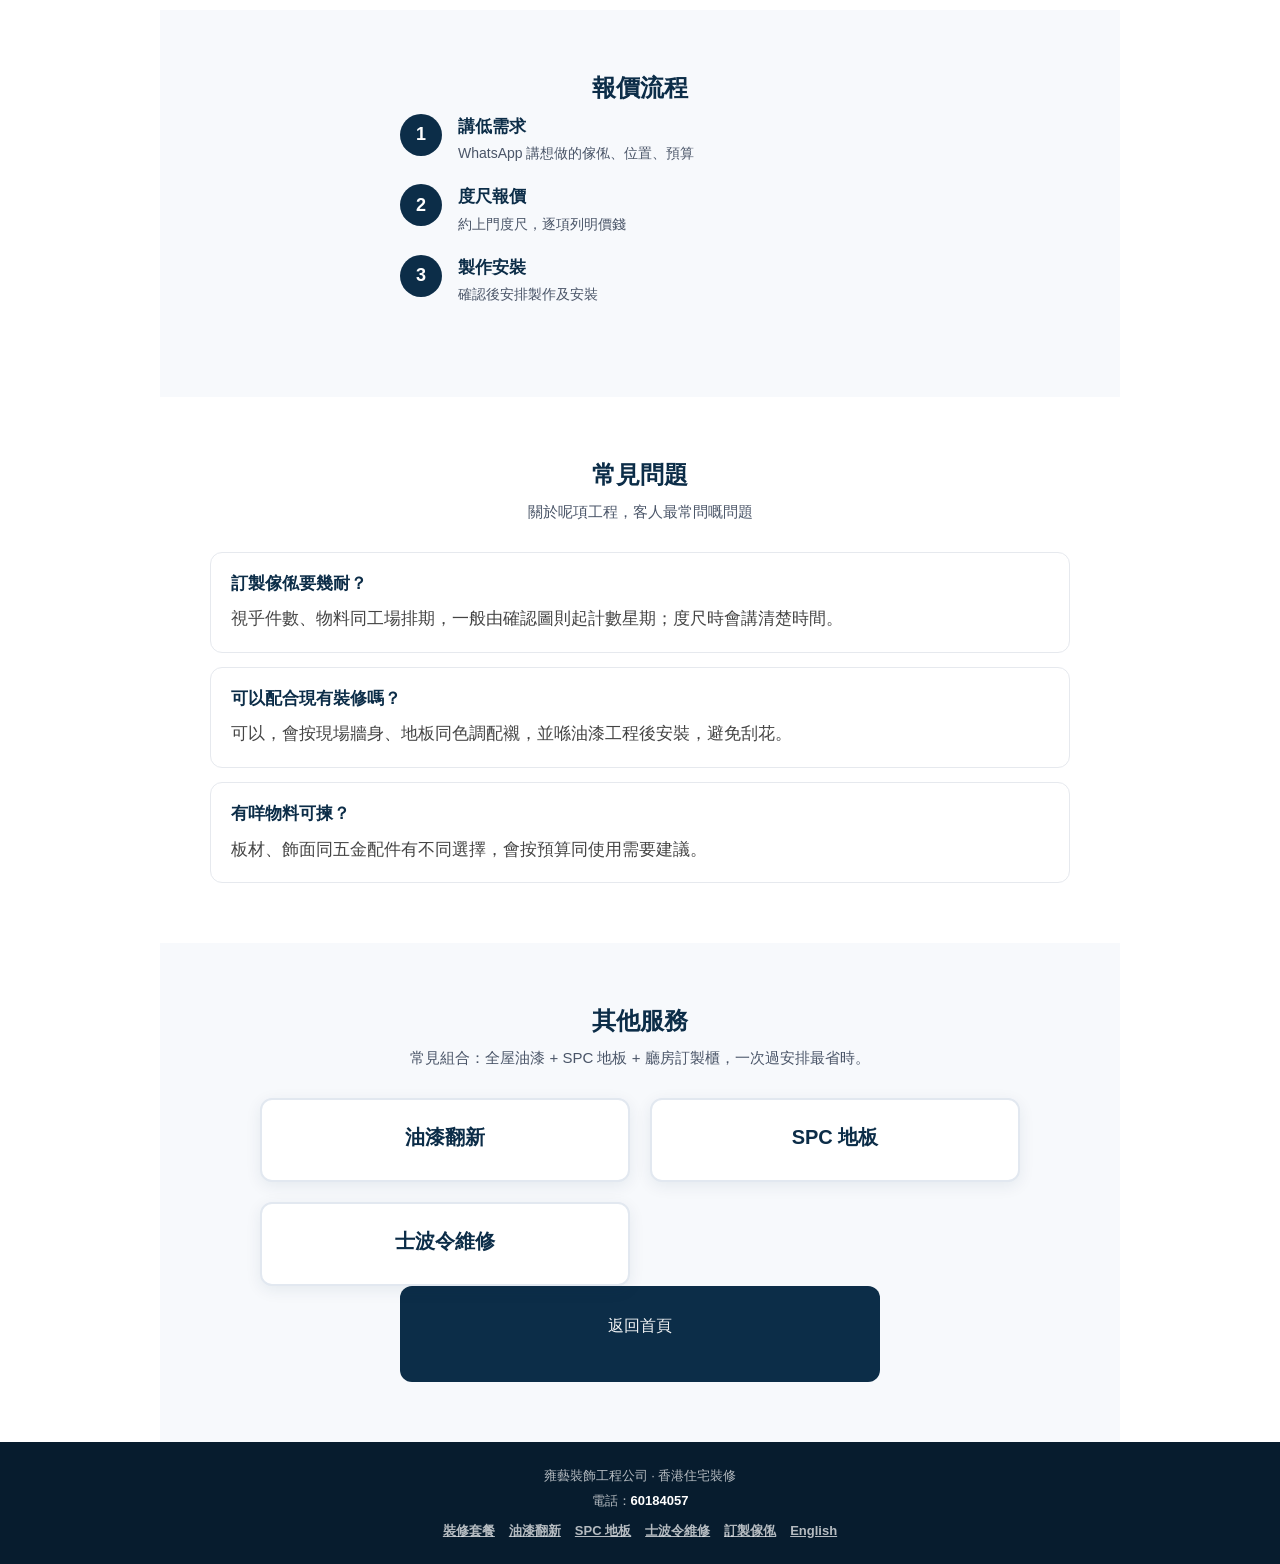
<file: custom-furniture.html>
<!DOCTYPE html>
<html lang="zh-HK">
<head>
  <meta charset="UTF-8">
  <meta name="viewport" content="width=device-width, initial-scale=1.0, viewport-fit=cover">
  <meta name="description" content="香港住宅訂製傢俬：衣櫃、鞋櫃、電視櫃、地台床，上門度尺、按單位尺寸設計。不設固定套餐價，睇尺寸物料報價，WhatsApp 查詢。">
  <link rel="canonical" href="https://yungngai.com/custom-furniture">
  <link rel="alternate" hreflang="zh-HK" href="https://yungngai.com/custom-furniture">
  <link rel="alternate" hreflang="en-HK" href="https://yungngai.com/en/custom-furniture">
  <link rel="alternate" hreflang="x-default" href="https://yungngai.com/custom-furniture">
  <title>訂製傢俬｜衣櫃、鞋櫃、電視櫃｜雍藝裝飾</title>
  <link rel="icon" href="/images/logo.png" type="image/png">
  <meta name="theme-color" content="#0c2d48">
  <meta property="og:type" content="article">
  <meta property="og:site_name" content="雍藝裝飾工程公司">
  <meta property="og:locale" content="zh_HK">
  <meta property="og:locale:alternate" content="en_HK">
  <meta property="og:title" content="訂製傢俬｜衣櫃、鞋櫃、電視櫃｜雍藝裝飾">
  <meta property="og:description" content="香港住宅訂製傢俬：衣櫃、鞋櫃、電視櫃、地台床，上門度尺、按單位尺寸設計。不設固定套餐價，睇尺寸物料報價，WhatsApp 查詢。">
  <meta property="og:url" content="https://yungngai.com/custom-furniture">
  <meta property="og:image" content="https://yungngai.com/images/case3-after.jpg">
  <meta name="twitter:card" content="summary_large_image">
  <style>
:root {
      --primary: #0c2d48;
      --primary-dark: #071c2e;
      --whatsapp: #25d366;
      --whatsapp-hover: #1ebe57;
      --price: #e85d04;
      --price-bg: #fff4e6;
      --bg: #ffffff;
      --bg-alt: #f7f9fc;
      --text: #1a1a1a;
      --text-muted: #4a5568;
      --border: #e2e8f0;
      --radius: 12px;
      --shadow: 0 4px 16px rgba(12, 45, 72, 0.08);
      --shadow-lg: 0 8px 28px rgba(12, 45, 72, 0.12);
    }

    * {
      margin: 0;
      padding: 0;
      box-sizing: border-box;
    }

    html {
      scroll-behavior: smooth;
    }

    body {
      font-family: -apple-system, BlinkMacSystemFont, "Segoe UI", "PingFang HK", "Helvetica Neue", Arial, sans-serif;
      background: var(--bg);
      color: var(--text);
      line-height: 1.5;
      font-size: 17px;
      -webkit-font-smoothing: antialiased;
    }

    img {
      max-width: 100%;
      display: block;
      height: auto;
    }

    a {
      text-decoration: none;
      color: inherit;
    }

    /* ========== 1. 頂部選單 ========== */
    .header {
      position: sticky;
      top: 0;
      z-index: 100;
      background: #ffffff;
      color: #333333;
      padding: 10px 16px;
      display: flex;
      align-items: center;
      justify-content: space-between;
      box-shadow: 0 2px 10px rgba(0,0,0,0.08);
      border-bottom: 1px solid var(--border);
    }

    .logo {
      display: flex;
      align-items: center;
      gap: 10px;
    }

    .logo-icon {
      width: 50px;
      height: 50px;
      overflow: hidden;
      flex-shrink: 0;
      border-radius: 6px;
    }

    .logo-icon img {
      width: auto;
      height: 61px;
      display: block;
      object-fit: cover;
      object-position: top center;
      margin-top: 0;
    }

    .logo-text {
      font-size: 18px;
      font-weight: 700;
      color: #1a1a1a;
      line-height: 1.2;
      white-space: nowrap;
      flex-shrink: 0;
    }

    @media (max-width: 400px) {
      .logo-text {
        font-size: 16px;
      }
    }

    .header-right {
      display: flex;
      align-items: center;
      gap: 12px;
    }

    .phone-btn {
      display: flex;
      align-items: center;
      gap: 6px;
      background: var(--primary);
      color: #fff;
      padding: 8px 14px;
      border-radius: 50px;
      font-size: 15px;
      font-weight: 600;
      transition: background 0.2s;
    }

    .phone-btn:hover,
    .phone-btn:active {
      background: var(--primary-dark);
    }

    .lang-btn {
      display: flex;
      align-items: center;
      justify-content: center;
      background: #f1f5f9;
      color: #1a1a1a;
      border: 1px solid var(--border);
      padding: 7px 12px;
      border-radius: 50px;
      font-size: 13px;
      font-weight: 700;
      cursor: pointer;
      transition: background 0.2s;
      white-space: nowrap;
      line-height: 1;
    }

    .lang-btn:hover,
    .lang-btn:active {
      background: #e2e8f0;
    }

    .nav-toggle {
      display: none; /* 單頁簡單，暫不用漢堡 */
    }

    /* ========== 2. Hero ========== */
    .hero {
      background: var(--bg-alt);
      padding: 28px 16px 36px;
      text-align: center;
    }

    .hero-title {
      font-size: 28px;
      font-weight: 800;
      color: var(--primary);
      line-height: 1.3;
      margin-bottom: 8px;
    }

    .hero-sub {
      font-size: 16px;
      color: var(--text-muted);
      margin-bottom: 20px;
    }

    .btn-whatsapp {
      display: inline-flex;
      align-items: center;
      justify-content: center;
      gap: 8px;
      background: var(--whatsapp);
      color: #fff;
      font-size: 18px;
      font-weight: 700;
      padding: 14px 28px;
      border-radius: 50px;
      box-shadow: 0 4px 14px rgba(37, 211, 102, 0.4);
      transition: background 0.2s, transform 0.15s;
      border: none;
      cursor: pointer;
    }

    .btn-whatsapp:hover,
    .btn-whatsapp:active {
      background: var(--whatsapp-hover);
      transform: translateY(-1px);
    }

    .btn-whatsapp svg {
      width: 22px;
      height: 22px;
      fill: currentColor;
    }

    .hero-img-wrap {
      margin-top: 28px;
      border-radius: var(--radius);
      overflow: hidden;
      box-shadow: var(--shadow-lg);
      background: #dce3eb;
      aspect-ratio: 16 / 10;
    }

    .hero-img-wrap img {
      width: 100%;
      height: 100%;
      object-fit: cover;
    }

    /* ========== 通用 section ========== */
    .section {
      padding: 40px 16px;
    }

    .section-alt {
      background: var(--bg-alt);
    }

    .section-title {
      font-size: 24px;
      font-weight: 800;
      color: var(--primary);
      text-align: center;
      margin-bottom: 8px;
    }

    .section-desc {
      text-align: center;
      color: var(--text-muted);
      font-size: 15px;
      margin-bottom: 28px;
      max-width: 480px;
      margin-left: auto;
      margin-right: auto;
    }

    /* ========== 3. 套餐價錢卡 ========== */
    .packages {
      display: grid;
      grid-template-columns: 1fr;
      gap: 18px;
      max-width: 480px;
      margin: 0 auto;
    }

    .package-card {
      background: #fff;
      border: 2px solid var(--border);
      border-radius: var(--radius);
      padding: 22px 18px;
      box-shadow: var(--shadow);
      position: relative;
    }

    .package-card.featured {
      border-color: var(--primary);
      box-shadow: var(--shadow-lg);
    }

    .package-badge {
      position: absolute;
      top: -12px;
      left: 50%;
      transform: translateX(-50%);
      background: var(--primary);
      color: #fff;
      font-size: 13px;
      font-weight: 700;
      padding: 4px 14px;
      border-radius: 50px;
    }

    .package-name {
      font-size: 20px;
      font-weight: 800;
      color: var(--primary);
      margin-bottom: 6px;
      text-align: center;
    }

    .package-price {
      text-align: center;
      margin-bottom: 14px;
    }

    .package-price .from {
      font-size: 14px;
      color: var(--text-muted);
    }

    .package-price .amount {
      font-size: 32px;
      font-weight: 800;
      color: var(--price);
      line-height: 1.1;
    }

    .package-price .unit {
      font-size: 14px;
      color: var(--text-muted);
    }

    .package-list {
      list-style: none;
      margin-bottom: 18px;
    }

    .package-list li {
      padding: 7px 0;
      border-bottom: 1px solid var(--border);
      font-size: 15px;
      color: var(--text);
      display: flex;
      align-items: flex-start;
      gap: 8px;
    }

    .package-list li:last-child {
      border-bottom: none;
    }

    .package-list li::before {
      content: "✓";
      color: var(--whatsapp);
      font-weight: 700;
      flex-shrink: 0;
    }

    .package-note {
      font-size: 13px;
      color: var(--text-muted);
      text-align: center;
      margin-top: 4px;
    }

    /* 加配服務橫欄 */
    .addon-bar {
      margin-top: 28px;
      max-width: 760px;
      margin-left: auto;
      margin-right: auto;
      background: #fff;
      border: 2px solid var(--border);
      border-radius: var(--radius);
      padding: 22px 18px;
      text-align: center;
      box-shadow: var(--shadow);
    }

    .addon-bar h3 {
      font-size: 18px;
      font-weight: 800;
      color: var(--primary);
      margin-bottom: 8px;
    }

    .addon-bar p {
      font-size: 15px;
      color: var(--text-muted);
      margin-bottom: 16px;
      line-height: 1.5;
      max-width: 520px;
      margin-left: auto;
      margin-right: auto;
    }

    .addon-bar .btn-whatsapp {
      font-size: 16px;
      padding: 12px 24px;
    }

    /* ========== 4. 案例區 ========== */
    .cases {
      display: flex;
      flex-direction: column;
      gap: 28px;
      max-width: 560px;
      margin: 0 auto;
    }

    .case-card {
      background: #fff;
      border-radius: var(--radius);
      overflow: hidden;
      box-shadow: var(--shadow);
      border: 1px solid var(--border);
    }

    .case-header {
      padding: 14px 16px 10px;
      background: var(--primary);
      color: #fff;
    }

    .case-title {
      font-size: 17px;
      font-weight: 700;
    }

    .case-meta {
      font-size: 13px;
      opacity: 0.85;
      margin-top: 2px;
    }

    .case-images {
      display: grid;
      grid-template-columns: 1fr 1fr;
      gap: 2px;
      background: #e2e8f0;
    }

    .case-img-box {
      position: relative;
      aspect-ratio: 4 / 3;
      background: #d0d7e0;
      overflow: hidden;
    }

    .case-img-box img {
      width: 100%;
      height: 100%;
      object-fit: cover;
    }

    .case-label {
      position: absolute;
      bottom: 8px;
      left: 8px;
      background: rgba(0,0,0,0.65);
      color: #fff;
      font-size: 12px;
      font-weight: 600;
      padding: 3px 8px;
      border-radius: 4px;
    }

    .case-desc {
      padding: 12px 16px 16px;
      font-size: 14px;
      color: var(--text-muted);
    }

    /* ========== 5. 點解揀我 ========== */
    .why-grid {
      display: grid;
      grid-template-columns: 1fr;
      gap: 16px;
      max-width: 560px;
      margin: 0 auto;
    }

    .why-item {
      background: #fff;
      border: 1px solid var(--border);
      border-radius: var(--radius);
      padding: 18px 16px;
      display: flex;
      gap: 14px;
      align-items: flex-start;
      box-shadow: var(--shadow);
    }

    .why-num {
      flex-shrink: 0;
      width: 36px;
      height: 36px;
      background: var(--primary);
      color: #fff;
      border-radius: 50%;
      display: flex;
      align-items: center;
      justify-content: center;
      font-weight: 800;
      font-size: 16px;
    }

    .why-content h3 {
      font-size: 16px;
      font-weight: 700;
      color: var(--primary);
      margin-bottom: 4px;
    }

    .why-content p {
      font-size: 14px;
      color: var(--text-muted);
      line-height: 1.45;
    }

    /* ========== 6. 報價流程 ========== */
    .steps {
      display: flex;
      flex-direction: column;
      gap: 20px;
      max-width: 480px;
      margin: 0 auto 32px;
      position: relative;
    }

    .step {
      display: flex;
      gap: 16px;
      align-items: flex-start;
      position: relative;
    }

    .step-num {
      flex-shrink: 0;
      width: 42px;
      height: 42px;
      background: var(--primary);
      color: #fff;
      border-radius: 50%;
      display: flex;
      align-items: center;
      justify-content: center;
      font-weight: 800;
      font-size: 18px;
      z-index: 1;
    }

    .step-content h3 {
      font-size: 17px;
      font-weight: 700;
      color: var(--primary);
      margin-bottom: 4px;
    }

    .step-content p {
      font-size: 14px;
      color: var(--text-muted);
    }

    .cta-box {
      text-align: center;
      padding: 28px 16px;
      background: var(--primary);
      border-radius: var(--radius);
      max-width: 480px;
      margin: 0 auto;
      color: #fff;
    }

    .cta-box p {
      font-size: 16px;
      margin-bottom: 16px;
      opacity: 0.95;
    }

    .cta-box .btn-whatsapp {
      font-size: 18px;
      padding: 15px 32px;
    }

    /* ========== Footer ========== */
    .footer {
      background: var(--primary-dark);
      color: rgba(255,255,255,0.7);
      text-align: center;
      padding: 24px 16px;
      font-size: 13px;
    }

    .footer a {
      color: #fff;
      font-weight: 600;
    }

    /* ========== 平板以上 ========== */
    @media (min-width: 640px) {
      .hero {
        padding: 40px 24px 48px;
      }

      .hero-title {
        font-size: 34px;
      }

      .section {
        padding: 52px 24px;
      }

      .why-grid {
        grid-template-columns: 1fr 1fr;
        max-width: 720px;
      }

      .cases {
        max-width: 720px;
      }
    }

    @media (min-width: 768px) {
      .packages {
        max-width: 760px;
        grid-template-columns: 1fr 1fr;
        gap: 20px;
      }

      .package-card {
        max-width: none;
      }
    }

    @media (min-width: 900px) {
      .header {
        padding: 14px 32px;
      }

      .hero {
        padding: 48px 32px 56px;
        max-width: 960px;
        margin: 0 auto;
      }

      .section {
        padding: 60px 32px;
        max-width: 960px;
        margin-left: auto;
        margin-right: auto;
      }

      .section-full {
        max-width: none;
        padding-left: 0;
        padding-right: 0;
      }

      .section-full .section-inner {
        max-width: 960px;
        margin: 0 auto;
        padding: 0 32px;
      }
    }
    /* 常見問題 */
    .faq-list { max-width: 860px; margin: 0 auto; display: grid; gap: 14px; }
    .faq-item { background: #fff; border: 1px solid #e6e9ee; border-radius: 12px; padding: 18px 20px; }
    .faq-item h3 { font-size: 17px; margin: 0 0 8px; color: var(--primary); }
    .faq-item p { margin: 0; color: #444; line-height: 1.75; }
    .footer-nav { margin-top: 10px; display: flex; flex-wrap: wrap; gap: 6px 14px; justify-content: center; }
    .footer-nav a { color: inherit; text-decoration: underline; font-size: 13px; }

/* service page internal links */
.package-link { margin-top: 10px; }
.package-link a { color: var(--primary); font-weight: 600; text-decoration: none; }
.package-link a:hover { text-decoration: underline; }
.packages a.package-card { transition: transform .15s ease, box-shadow .15s ease; }
.packages a.package-card:hover { transform: translateY(-2px); box-shadow: 0 8px 24px rgba(12,45,72,.12); }
  </style>
  <script type="application/ld+json">
{
  "@context": "https://schema.org",
  "@graph": [
    {
      "@type": "Service",
      "@id": "https://yungngai.com/custom-furniture#service",
      "name": "訂製傢俬：衣櫃、鞋櫃、電視櫃",
      "serviceType": "訂製傢俬",
      "url": "https://yungngai.com/custom-furniture",
      "description": "香港住宅訂製傢俬：衣櫃、鞋櫃、電視櫃、地台床，上門度尺、按單位尺寸設計。不設固定套餐價，睇尺寸物料報價，WhatsApp 查詢。",
      "areaServed": {
        "@type": "AdministrativeArea",
        "name": "香港"
      },
      "provider": {
        "@type": "HomeAndConstructionBusiness",
        "@id": "https://yungngai.com/#business",
        "name": "雍藝裝飾工程公司",
        "telephone": "+852-6018-4057",
        "url": "https://yungngai.com/"
      },
      "inLanguage": "zh-HK"
    },
    {
      "@type": "BreadcrumbList",
      "itemListElement": [
        {
          "@type": "ListItem",
          "position": 1,
          "name": "首頁",
          "item": "https://yungngai.com/"
        },
        {
          "@type": "ListItem",
          "position": 2,
          "name": "訂製傢俬",
          "item": "https://yungngai.com/custom-furniture"
        }
      ]
    },
    {
      "@type": "FAQPage",
      "@id": "https://yungngai.com/custom-furniture#faq",
      "inLanguage": "zh-HK",
      "mainEntity": [
        {
          "@type": "Question",
          "name": "訂製傢俬要幾耐？",
          "acceptedAnswer": {
            "@type": "Answer",
            "text": "視乎件數、物料同工場排期，一般由確認圖則起計數星期；度尺時會講清楚時間。"
          }
        },
        {
          "@type": "Question",
          "name": "可以配合現有裝修嗎？",
          "acceptedAnswer": {
            "@type": "Answer",
            "text": "可以，會按現場牆身、地板同色調配襯，並喺油漆工程後安裝，避免刮花。"
          }
        },
        {
          "@type": "Question",
          "name": "有咩物料可揀？",
          "acceptedAnswer": {
            "@type": "Answer",
            "text": "板材、飾面同五金配件有不同選擇，會按預算同使用需要建議。"
          }
        }
      ]
    }
  ]
}
  </script>
</head>
<body>

  <header class="header">
    <a class="logo" href="/" style="text-decoration:none;color:inherit;">
      <div class="logo-icon"><img src="/images/logo.png" alt="雍藝裝飾工程公司 標誌" width="360" height="302" decoding="async"></div>
      <span class="logo-text">雍藝裝飾工程公司</span>
    </a>
    <div class="header-right">
      <a href="/en" class="lang-btn">EN</a>
      <a href="tel:+85260184057" class="phone-btn">60184057</a>
    </div>
  </header>

  <section class="hero">
    <h1 class="hero-title">訂製傢俬：衣櫃、鞋櫃、電視櫃</h1>
    <p class="hero-sub">單位細、位置奇形怪狀，現成傢俬好多時都用唔盡空間。訂製傢俬按你單位尺寸做，可以做到頂、入牆、避開樑位同電掣。</p>
    <a href="https://wa.me/85260184057?text=%E4%BD%A0%E5%A5%BD%EF%BC%8C%E6%88%91%E6%83%B3%E6%9F%A5%E8%A9%A2%E8%A8%82%E8%A3%BD%E5%82%A2%E4%BF%AC%E5%A0%B1%E5%83%B9" class="btn-whatsapp" target="_blank" rel="noopener">
      <span>WhatsApp 免費報價</span>
    </a>
    <div class="hero-img-wrap">
      <img src="/images/case3-after.jpg" alt="訂製傢俬：衣櫃、鞋櫃、電視櫃" width="1280" height="966" fetchpriority="high" decoding="async">
    </div>
  </section>

    <div class="section" style="padding-top:0;">
      <h2 class="section-title">點解要訂製</h2>
      <div class="why-grid" style="grid-template-columns:1fr;">
        <div class="why-item">
          <div class="why-content">
            <h3>用盡每寸空間</h3>
            <p>香港單位多數有樑位、柱位，現成櫃放唔貼；訂製可以做到頂、填平凹位。</p>
          </div>
        </div>
        <div class="why-item">
          <div class="why-content">
            <h3>配合裝修一次過做</h3>
            <p>同油漆、地板一齊安排，避免櫃做完又要補油、補地腳線。</p>
          </div>
        </div>
      </div>
    </div>
    <div class="section" style="padding-top:0;">
      <h2 class="section-title">流程同報價</h2>
      <div class="why-grid" style="grid-template-columns:1fr;">
        <div class="why-item">
          <div class="why-content">
            <h3>上門度尺</h3>
            <p>先了解你想做邊幾件、放邊個位、有冇特別收納需要，再約上門度尺。</p>
          </div>
        </div>
        <div class="why-item">
          <div class="why-content">
            <h3>報價</h3>
            <p>訂製傢俬唔設固定套餐價，因為尺寸、板材、五金配件差異好大；度尺後會逐項列明。</p>
          </div>
        </div>
        <div class="why-item">
          <div class="why-content">
            <h3>製作及安裝</h3>
            <p>確認圖則同物料後安排製作，完成後上門安裝及收口。</p>
          </div>
        </div>
      </div>
    </div>

  <section class="section section-alt">
    <h2 class="section-title">報價流程</h2>
    <div class="steps">
      <div class="step">
        <div class="step-num">1</div>
        <div class="step-content"><h3>講低需求</h3><p>WhatsApp 講想做的傢俬、位置、預算</p></div>
      </div>
      <div class="step">
        <div class="step-num">2</div>
        <div class="step-content"><h3>度尺報價</h3><p>約上門度尺，逐項列明價錢</p></div>
      </div>
      <div class="step">
        <div class="step-num">3</div>
        <div class="step-content"><h3>製作安裝</h3><p>確認後安排製作及安裝</p></div>
      </div>
    </div>
  </section>

  <section class="section" id="faq">
    <h2 class="section-title">常見問題</h2>
    <p class="section-desc">關於呢項工程，客人最常問嘅問題</p>
    <div class="faq-list">
      <div class="faq-item">
        <h3>訂製傢俬要幾耐？</h3>
        <p>視乎件數、物料同工場排期，一般由確認圖則起計數星期；度尺時會講清楚時間。</p>
      </div>
      <div class="faq-item">
        <h3>可以配合現有裝修嗎？</h3>
        <p>可以，會按現場牆身、地板同色調配襯，並喺油漆工程後安裝，避免刮花。</p>
      </div>
      <div class="faq-item">
        <h3>有咩物料可揀？</h3>
        <p>板材、飾面同五金配件有不同選擇，會按預算同使用需要建議。</p>
      </div>
    </div>
  </section>

  <section class="section section-alt">
    <h2 class="section-title">其他服務</h2>
    <p class="section-desc">常見組合：全屋油漆 + SPC 地板 + 廳房訂製櫃，一次過安排最省時。</p>
    <div class="packages">
        <a class="package-card" href="/painting" style="text-decoration:none;color:inherit;display:block;"><div class="package-name">油漆翻新</div></a>
        <a class="package-card" href="/flooring" style="text-decoration:none;color:inherit;display:block;"><div class="package-name">SPC 地板</div></a>
        <a class="package-card" href="/spalling" style="text-decoration:none;color:inherit;display:block;"><div class="package-name">士波令維修</div></a>
    </div>
    <div class="cta-box">
      <p><a href="/">返回首頁</a></p>
    </div>
  </section>

  <footer class="footer">
    <p>雍藝裝飾工程公司 · 香港住宅裝修</p>
    <p style="margin-top:6px;"><span>電話：</span><a href="tel:+85260184057">60184057</a></p>
    <nav class="footer-nav" aria-label="頁面導覽">
      <a href="/#packages">裝修套餐</a>
      <a href="/painting">油漆翻新</a>
      <a href="/flooring">SPC 地板</a>
      <a href="/spalling">士波令維修</a>
      <a href="/custom-furniture">訂製傢俬</a>
      <a href="/en">English</a>
    </nav>
  </footer>
</body>
</html>
</file>
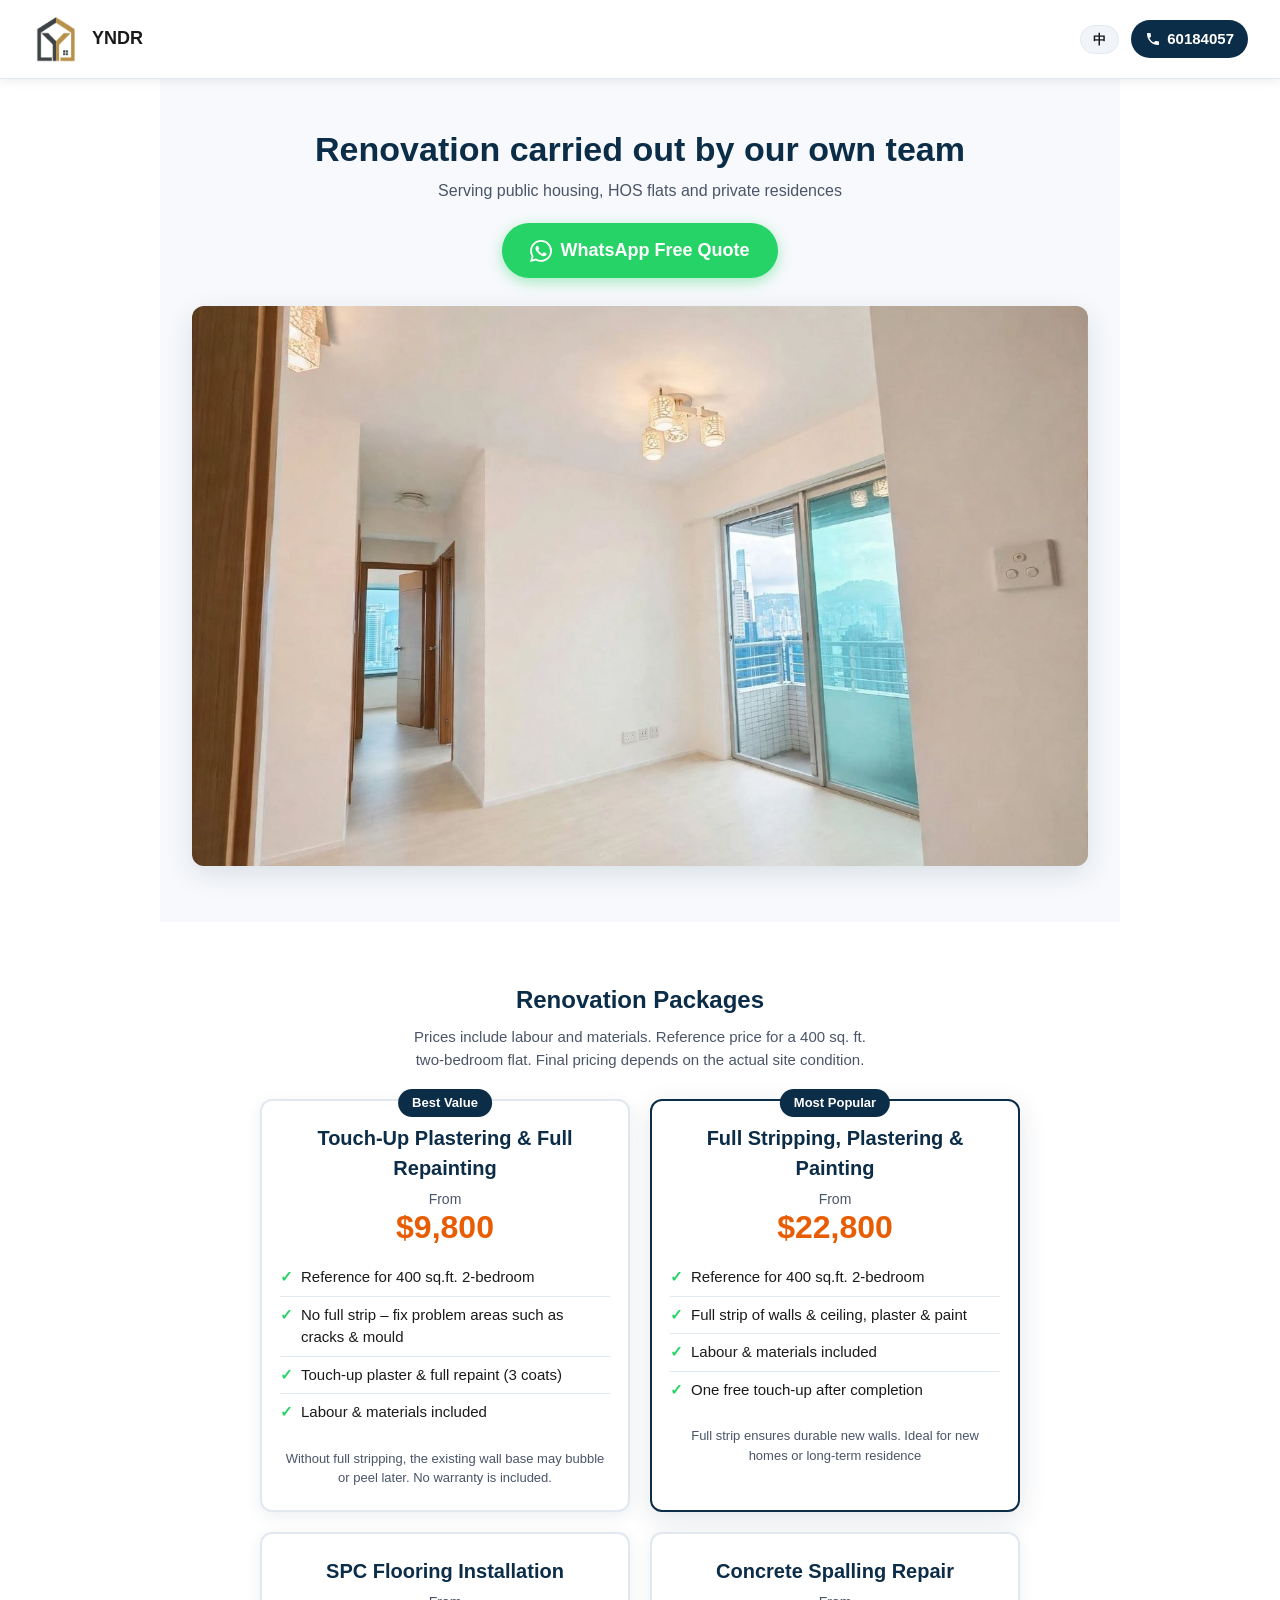
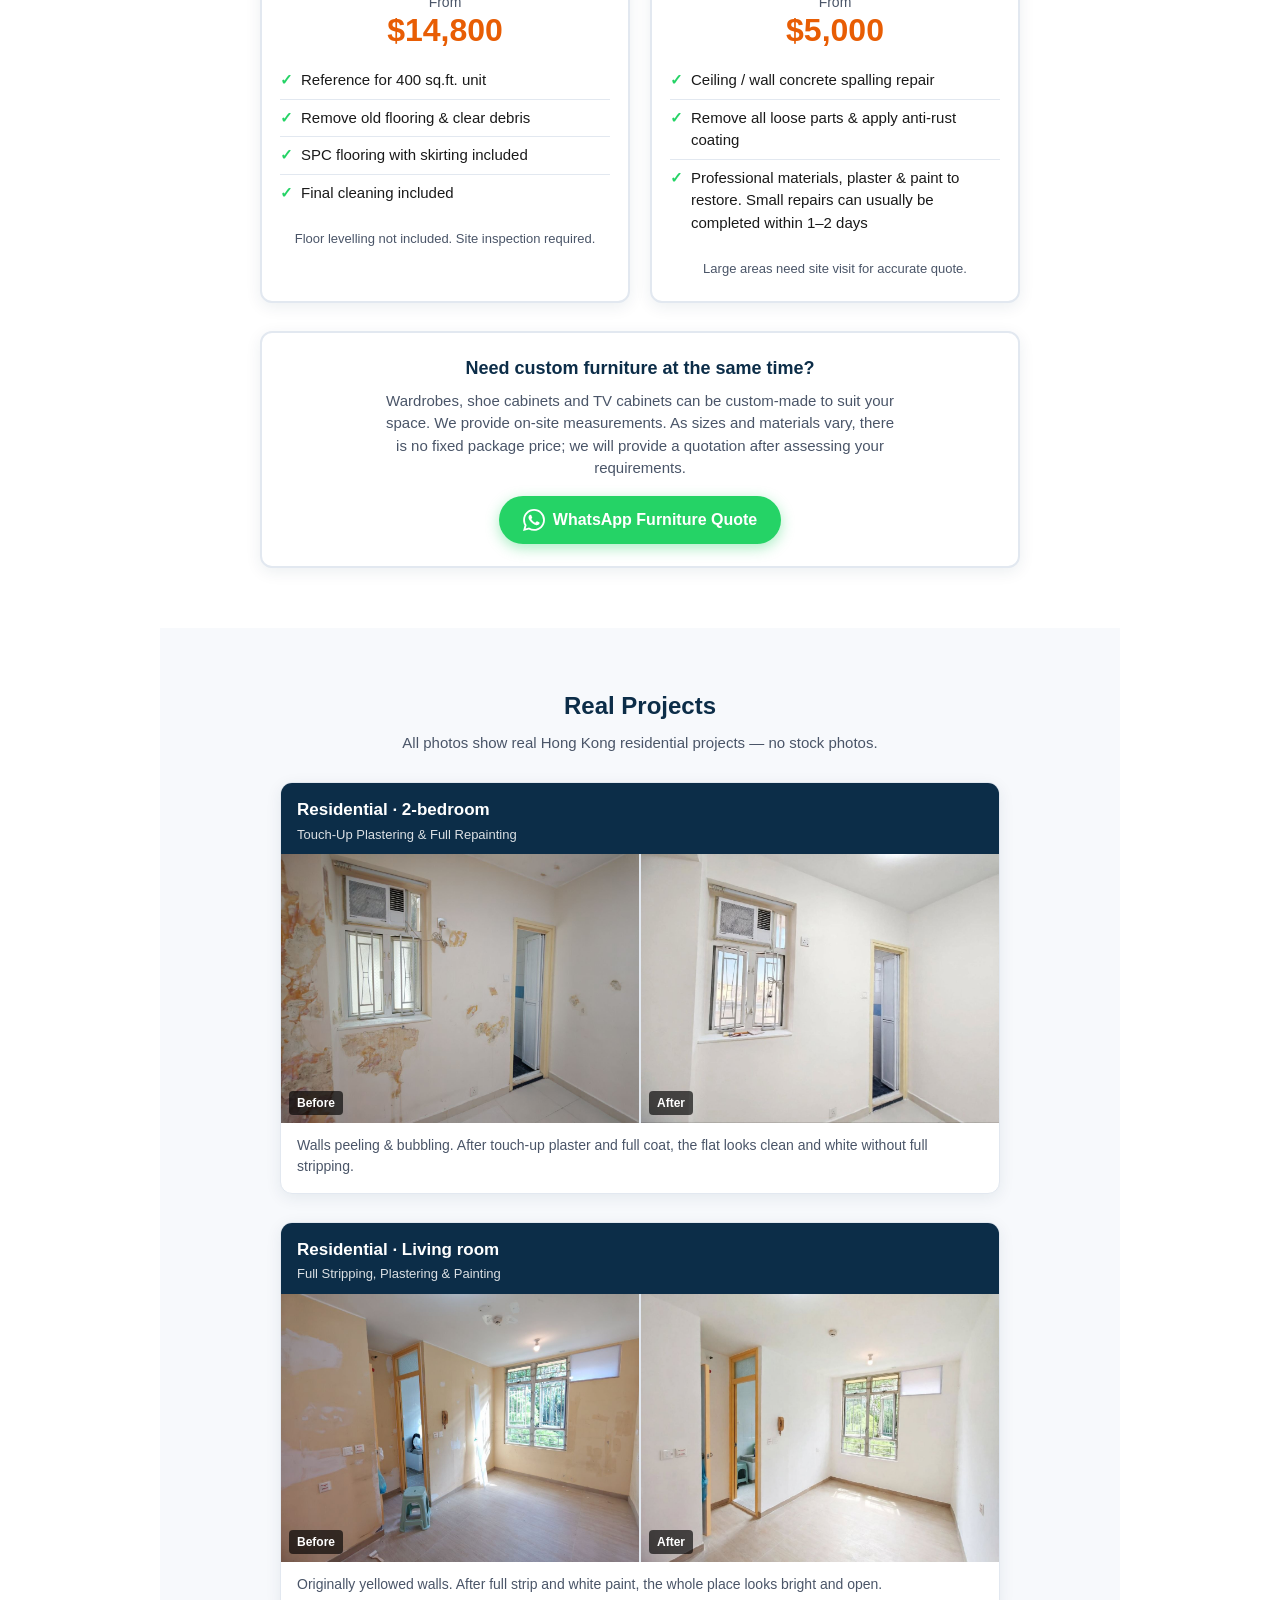
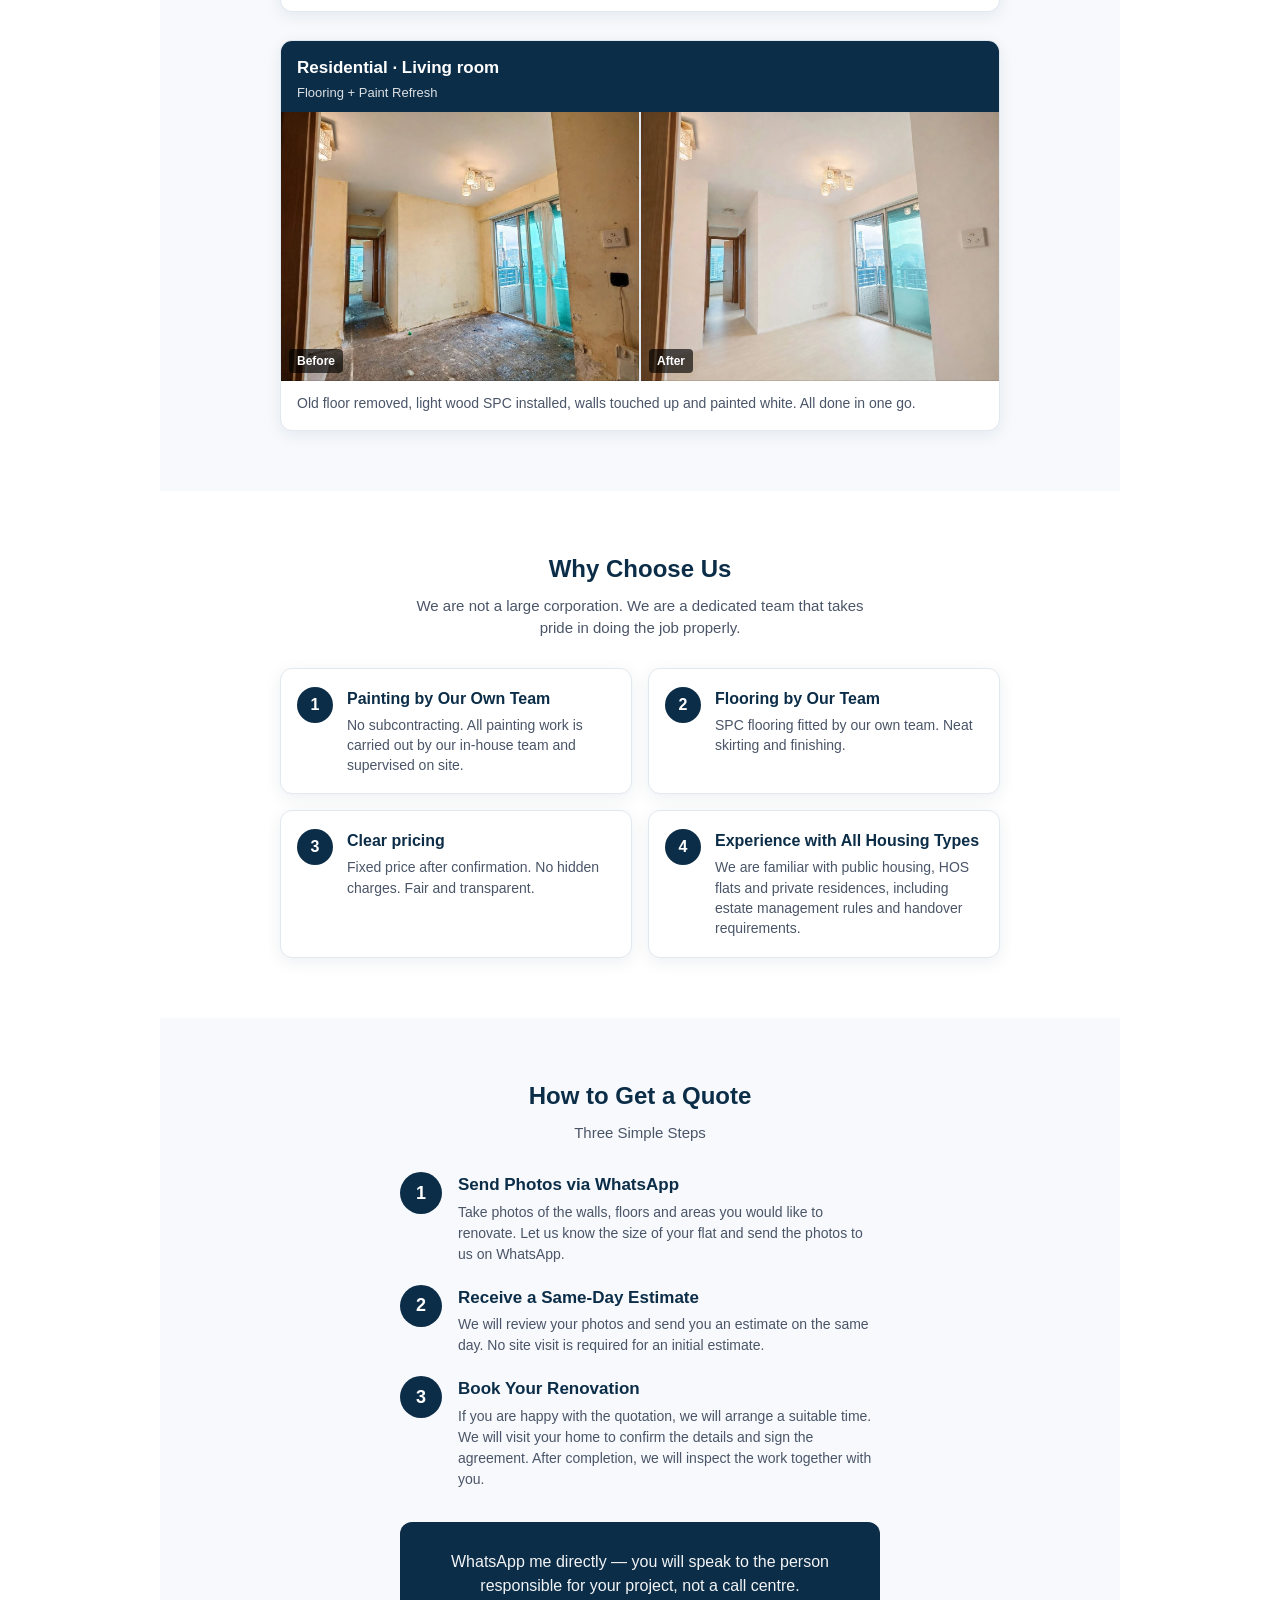
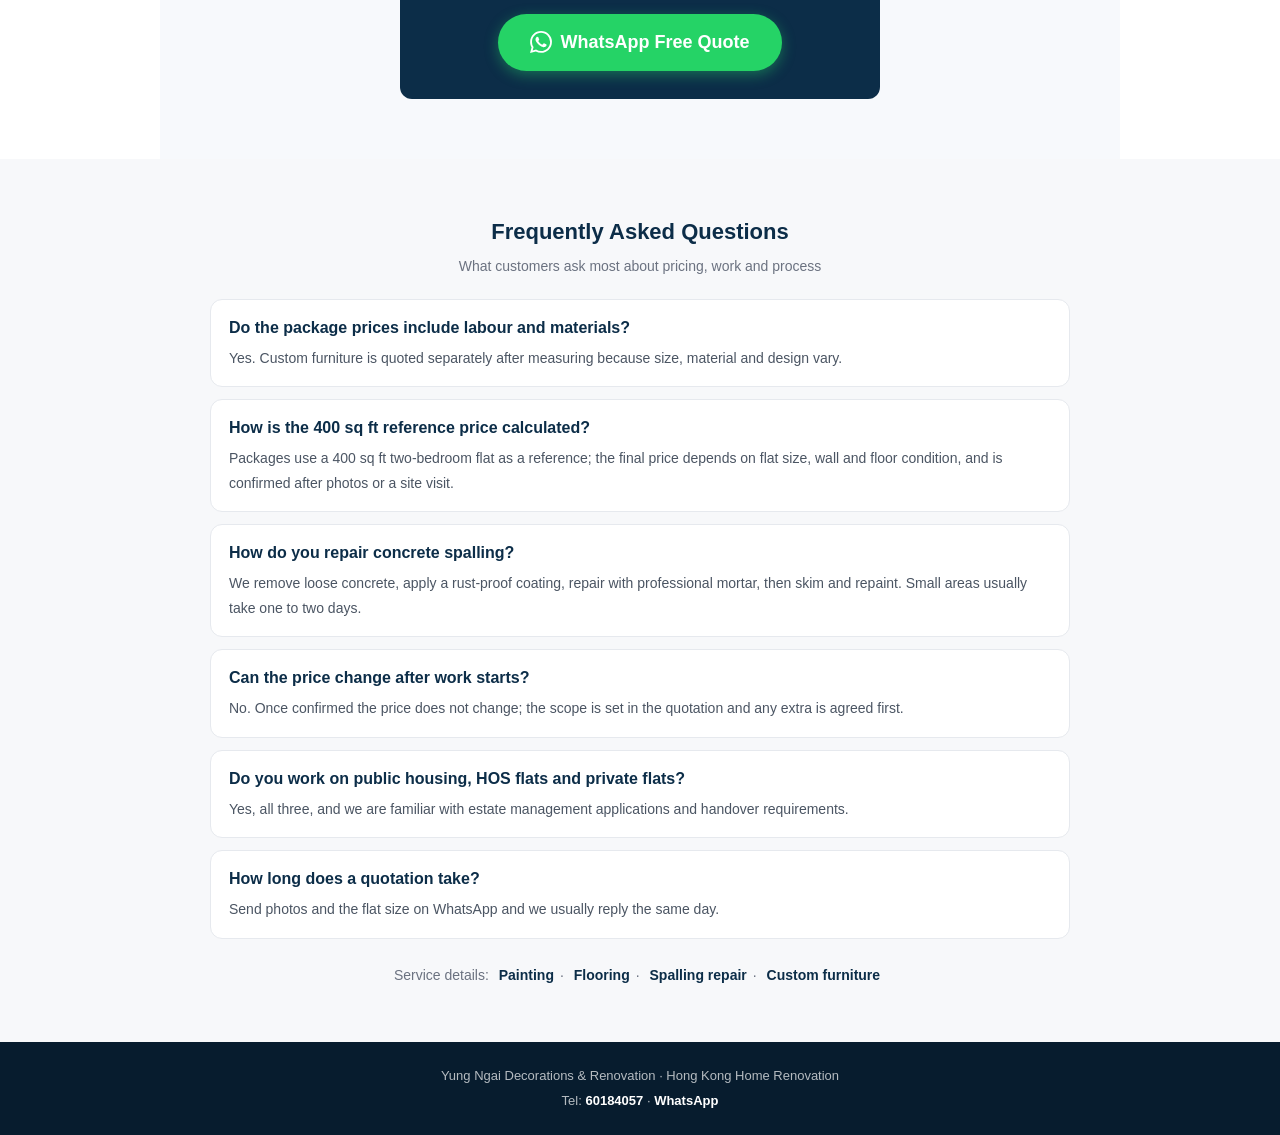
<file: en.html>
<!DOCTYPE html>
<html lang="en">
<head>
  <meta charset="UTF-8">
  <meta name="viewport" content="width=device-width, initial-scale=1.0, viewport-fit=cover">
  <meta name="description" content="Home renovation in Hong Kong by our own team: painting, SPC flooring, concrete spalling repairs and custom furniture. WhatsApp us for a free quote.">
  <link rel="canonical" href="https://yungngai.com/en">
  <link rel="alternate" hreflang="zh-HK" href="https://yungngai.com/">
  <link rel="alternate" hreflang="en-HK" href="https://yungngai.com/en">
  <link rel="alternate" hreflang="x-default" href="https://yungngai.com/">
  <title>Hong Kong Home Renovation | Yung Ngai Decoration</title>
  <link rel="icon" href="/images/logo.png" type="image/png">
  <meta name="theme-color" content="#0c2d48">
  <meta property="og:type" content="website">
  <meta property="og:site_name" content="Yung Ngai Decoration">
  <meta property="og:locale" content="en_HK">
  <meta property="og:locale:alternate" content="zh_HK">
  <meta property="og:title" content="Hong Kong Home Renovation | Yung Ngai Decoration">
  <meta property="og:description" content="Home renovation in Hong Kong by our own team: painting, SPC flooring, concrete spalling repairs and custom furniture. WhatsApp us for a free quote.">
  <meta property="og:url" content="https://yungngai.com/en">
  <meta property="og:image" content="https://yungngai.com/images/case3-after.jpg">
  <meta property="og:image:width" content="1280">
  <meta property="og:image:height" content="966">
  <meta property="og:image:alt" content="A Hong Kong living room renovated by Yung Ngai Decoration">
  <meta name="twitter:card" content="summary_large_image">
  <meta name="twitter:title" content="Hong Kong Home Renovation | Yung Ngai Decoration">
  <meta name="twitter:description" content="Home renovation in Hong Kong by our own team: painting, SPC flooring, concrete spalling repairs and custom furniture. WhatsApp us for a free quote.">
  <meta name="twitter:image" content="https://yungngai.com/images/case3-after.jpg">
  <script type="application/ld+json">
  {
    "@context": "https://schema.org",
    "@graph": [
      {
        "@type": "HomeAndConstructionBusiness",
        "@id": "https://yungngai.com/#business",
        "name": "Yung Ngai Decoration",
        "alternateName": "\u96cd\u85dd\u88dd\u98fe\u5de5\u7a0b\u516c\u53f8",
        "url": "https://yungngai.com/en",
        "logo": "https://yungngai.com/images/logo.png",
        "image": "https://yungngai.com/images/case3-after.jpg",
        "description": "Hong Kong home renovation contractor offering painting, SPC flooring, concrete spalling repair and custom furniture, with our own in-house team.",
        "telephone": "+852-6018-4057",
        "priceRange": "$$",
        "currenciesAccepted": "HKD",
        "address": {
          "@type": "PostalAddress",
          "addressRegion": "Hong Kong",
          "addressCountry": "HK"
        },
        "areaServed": {
          "@type": "AdministrativeArea",
          "name": "Hong Kong"
        },
        "knowsLanguage": ["en", "zh-HK"]
      },
      {
        "@type": "WebSite",
        "@id": "https://yungngai.com/#website",
        "url": "https://yungngai.com/",
        "name": "Yung Ngai Decoration",
        "inLanguage": "en-HK",
        "publisher": { "@id": "https://yungngai.com/#business" }
      },
      {
        "@type": "FAQPage",
        "@id": "https://yungngai.com/en#faq",
        "inLanguage": "en-HK",
        "mainEntity": [
          {
            "@type": "Question",
            "name": "Do the package prices include labour and materials?",
            "acceptedAnswer": {
              "@type": "Answer",
              "text": "Yes. The listed package prices include both labour and materials. Custom furniture is quoted separately after measuring because size, material and design vary."
            }
          },
          {
            "@type": "Question",
            "name": "How is the 400 sq ft reference price calculated?",
            "acceptedAnswer": {
              "@type": "Answer",
              "text": "The packages use a 400 sq ft two-bedroom flat as a reference. The final price depends on the flat size, wall and floor condition, and the scope of work, and is confirmed after photos or an on-site visit."
            }
          },
          {
            "@type": "Question",
            "name": "How do you repair concrete spalling?",
            "acceptedAnswer": {
              "@type": "Answer",
              "text": "We remove all loose concrete, apply a rust-proof coating, repair with professional repair mortar, then skim and repaint. Small areas usually take one to two days; larger areas need an on-site inspection."
            }
          },
          {
            "@type": "Question",
            "name": "Can the price change after work starts?",
            "acceptedAnswer": {
              "@type": "Answer",
              "text": "No. Once the price is confirmed it does not change. The scope of work is stated in the quotation, and any additional item is agreed with you before it is carried out."
            }
          },
          {
            "@type": "Question",
            "name": "Do you work on public housing, HOS flats and private flats?",
            "acceptedAnswer": {
              "@type": "Answer",
              "text": "Yes, we work on all three and are familiar with estate management applications and handover requirements."
            }
          },
          {
            "@type": "Question",
            "name": "How long does a quotation take?",
            "acceptedAnswer": {
              "@type": "Answer",
              "text": "Send photos and the flat size on WhatsApp and we usually reply with an estimate the same day, without waiting for a site visit."
            }
          }
        ]
      }
    ]
  }
  </script>
  
  <style>
    :root {
      --primary: #0c2d48;
      --primary-dark: #071c2e;
      --whatsapp: #25d366;
      --whatsapp-hover: #1ebe57;
      --price: #e85d04;
      --price-bg: #fff4e6;
      --bg: #ffffff;
      --bg-alt: #f7f9fc;
      --text: #1a1a1a;
      --text-muted: #4a5568;
      --border: #e2e8f0;
      --radius: 12px;
      --shadow: 0 4px 16px rgba(12, 45, 72, 0.08);
      --shadow-lg: 0 8px 28px rgba(12, 45, 72, 0.12);
    }

    * {
      margin: 0;
      padding: 0;
      box-sizing: border-box;
    }

    html {
      scroll-behavior: smooth;
    }

    body {
      font-family: -apple-system, BlinkMacSystemFont, "Segoe UI", "PingFang HK", "Helvetica Neue", Arial, sans-serif;
      background: var(--bg);
      color: var(--text);
      line-height: 1.5;
      font-size: 17px;
      -webkit-font-smoothing: antialiased;
    }

    img {
      max-width: 100%;
      display: block;
      height: auto;
    }

    a {
      text-decoration: none;
      color: inherit;
    }

    /* ========== 1. 頂部選單 ========== */
    .header {
      position: sticky;
      top: 0;
      z-index: 100;
      background: #ffffff;
      color: #333333;
      padding: 10px 16px;
      display: flex;
      align-items: center;
      justify-content: space-between;
      box-shadow: 0 2px 10px rgba(0,0,0,0.08);
      border-bottom: 1px solid var(--border);
    }

    .logo {
      display: flex;
      align-items: center;
      gap: 10px;
    }

    .logo-icon {
      width: 50px;
      height: 50px;
      overflow: hidden;
      flex-shrink: 0;
      border-radius: 6px;
    }

    .logo-icon img {
      width: auto;
      height: 61px;
      display: block;
      object-fit: cover;
      object-position: top center;
      margin-top: 0;
    }

    .logo-text {
      font-size: 18px;
      font-weight: 700;
      color: #1a1a1a;
      line-height: 1.2;
      white-space: nowrap;
      flex-shrink: 0;
    }

    @media (max-width: 400px) {
      .logo-text {
        font-size: 16px;
      }
    }

    .header-right {
      display: flex;
      align-items: center;
      gap: 12px;
    }

    .phone-btn {
      display: flex;
      align-items: center;
      gap: 6px;
      background: var(--primary);
      color: #fff;
      padding: 8px 14px;
      border-radius: 50px;
      font-size: 15px;
      font-weight: 600;
      transition: background 0.2s;
    }

    .phone-btn:hover,
    .phone-btn:active {
      background: var(--primary-dark);
    }

    .lang-btn {
      display: flex;
      align-items: center;
      justify-content: center;
      background: #f1f5f9;
      color: #1a1a1a;
      border: 1px solid var(--border);
      padding: 7px 12px;
      border-radius: 50px;
      font-size: 13px;
      font-weight: 700;
      cursor: pointer;
      transition: background 0.2s;
      white-space: nowrap;
      line-height: 1;
    }

    .lang-btn:hover,
    .lang-btn:active {
      background: #e2e8f0;
    }

    .nav-toggle {
      display: none; /* 單頁簡單，暫不用漢堡 */
    }

    /* ========== 2. Hero ========== */
    .hero {
      background: var(--bg-alt);
      padding: 28px 16px 36px;
      text-align: center;
    }

    .hero-title {
      font-size: 28px;
      font-weight: 800;
      color: var(--primary);
      line-height: 1.3;
      margin-bottom: 8px;
    }

    .hero-sub {
      font-size: 16px;
      color: var(--text-muted);
      margin-bottom: 20px;
    }

    .btn-whatsapp {
      display: inline-flex;
      align-items: center;
      justify-content: center;
      gap: 8px;
      background: var(--whatsapp);
      color: #fff;
      font-size: 18px;
      font-weight: 700;
      padding: 14px 28px;
      border-radius: 50px;
      box-shadow: 0 4px 14px rgba(37, 211, 102, 0.4);
      transition: background 0.2s, transform 0.15s;
      border: none;
      cursor: pointer;
    }

    .btn-whatsapp:hover,
    .btn-whatsapp:active {
      background: var(--whatsapp-hover);
      transform: translateY(-1px);
    }

    .btn-whatsapp svg {
      width: 22px;
      height: 22px;
      fill: currentColor;
    }

    .hero-img-wrap {
      margin-top: 28px;
      border-radius: var(--radius);
      overflow: hidden;
      box-shadow: var(--shadow-lg);
      background: #dce3eb;
      aspect-ratio: 16 / 10;
    }

    .hero-img-wrap img {
      width: 100%;
      height: 100%;
      object-fit: cover;
    }

    /* ========== 通用 section ========== */
    .section {
      padding: 40px 16px;
    }

    .section-alt {
      background: var(--bg-alt);
    }

    .section-title {
      font-size: 24px;
      font-weight: 800;
      color: var(--primary);
      text-align: center;
      margin-bottom: 8px;
    }

    .section-desc {
      text-align: center;
      color: var(--text-muted);
      font-size: 15px;
      margin-bottom: 28px;
      max-width: 480px;
      margin-left: auto;
      margin-right: auto;
    }

    /* ========== 3. 套餐價錢卡 ========== */
    .packages {
      display: grid;
      grid-template-columns: 1fr;
      gap: 18px;
      max-width: 480px;
      margin: 0 auto;
    }

    .package-card {
      background: #fff;
      border: 2px solid var(--border);
      border-radius: var(--radius);
      padding: 22px 18px;
      box-shadow: var(--shadow);
      position: relative;
    }

    .package-card.featured {
      border-color: var(--primary);
      box-shadow: var(--shadow-lg);
    }

    .package-badge {
      position: absolute;
      top: -12px;
      left: 50%;
      transform: translateX(-50%);
      background: var(--primary);
      color: #fff;
      font-size: 13px;
      font-weight: 700;
      padding: 4px 14px;
      border-radius: 50px;
    }

    .package-name {
      font-size: 20px;
      font-weight: 800;
      color: var(--primary);
      margin-bottom: 6px;
      text-align: center;
    }

    .package-price {
      text-align: center;
      margin-bottom: 14px;
    }

    .package-price .from {
      font-size: 14px;
      color: var(--text-muted);
    }

    .package-price .amount {
      font-size: 32px;
      font-weight: 800;
      color: var(--price);
      line-height: 1.1;
    }

    .package-price .unit {
      font-size: 14px;
      color: var(--text-muted);
    }

    .package-list {
      list-style: none;
      margin-bottom: 18px;
    }

    .package-list li {
      padding: 7px 0;
      border-bottom: 1px solid var(--border);
      font-size: 15px;
      color: var(--text);
      display: flex;
      align-items: flex-start;
      gap: 8px;
    }

    .package-list li:last-child {
      border-bottom: none;
    }

    .package-list li::before {
      content: "✓";
      color: var(--whatsapp);
      font-weight: 700;
      flex-shrink: 0;
    }

    .package-note {
      font-size: 13px;
      color: var(--text-muted);
      text-align: center;
      margin-top: 4px;
    }

    /* 加配服務橫欄 */
    .addon-bar {
      margin-top: 28px;
      max-width: 760px;
      margin-left: auto;
      margin-right: auto;
      background: #fff;
      border: 2px solid var(--border);
      border-radius: var(--radius);
      padding: 22px 18px;
      text-align: center;
      box-shadow: var(--shadow);
    }

    .addon-bar h3 {
      font-size: 18px;
      font-weight: 800;
      color: var(--primary);
      margin-bottom: 8px;
    }

    .addon-bar p {
      font-size: 15px;
      color: var(--text-muted);
      margin-bottom: 16px;
      line-height: 1.5;
      max-width: 520px;
      margin-left: auto;
      margin-right: auto;
    }

    .addon-bar .btn-whatsapp {
      font-size: 16px;
      padding: 12px 24px;
    }

    /* ========== 4. 案例區 ========== */
    .cases {
      display: flex;
      flex-direction: column;
      gap: 28px;
      max-width: 560px;
      margin: 0 auto;
    }

    .case-card {
      background: #fff;
      border-radius: var(--radius);
      overflow: hidden;
      box-shadow: var(--shadow);
      border: 1px solid var(--border);
    }

    .case-header {
      padding: 14px 16px 10px;
      background: var(--primary);
      color: #fff;
    }

    .case-title {
      font-size: 17px;
      font-weight: 700;
    }

    .case-meta {
      font-size: 13px;
      opacity: 0.85;
      margin-top: 2px;
    }

    .case-images {
      display: grid;
      grid-template-columns: 1fr 1fr;
      gap: 2px;
      background: #e2e8f0;
    }

    .case-img-box {
      position: relative;
      aspect-ratio: 4 / 3;
      background: #d0d7e0;
      overflow: hidden;
    }

    .case-img-box img {
      width: 100%;
      height: 100%;
      object-fit: cover;
    }

    .case-label {
      position: absolute;
      bottom: 8px;
      left: 8px;
      background: rgba(0,0,0,0.65);
      color: #fff;
      font-size: 12px;
      font-weight: 600;
      padding: 3px 8px;
      border-radius: 4px;
    }

    .case-desc {
      padding: 12px 16px 16px;
      font-size: 14px;
      color: var(--text-muted);
    }

    /* ========== 5. Why Choose Us ========== */
    .why-grid {
      display: grid;
      grid-template-columns: 1fr;
      gap: 16px;
      max-width: 560px;
      margin: 0 auto;
    }

    .why-item {
      background: #fff;
      border: 1px solid var(--border);
      border-radius: var(--radius);
      padding: 18px 16px;
      display: flex;
      gap: 14px;
      align-items: flex-start;
      box-shadow: var(--shadow);
    }

    .why-num {
      flex-shrink: 0;
      width: 36px;
      height: 36px;
      background: var(--primary);
      color: #fff;
      border-radius: 50%;
      display: flex;
      align-items: center;
      justify-content: center;
      font-weight: 800;
      font-size: 16px;
    }

    .why-content h3 {
      font-size: 16px;
      font-weight: 700;
      color: var(--primary);
      margin-bottom: 4px;
    }

    .why-content p {
      font-size: 14px;
      color: var(--text-muted);
      line-height: 1.45;
    }

    /* ========== 6. How to Get a Quote ========== */
    .steps {
      display: flex;
      flex-direction: column;
      gap: 20px;
      max-width: 480px;
      margin: 0 auto 32px;
      position: relative;
    }

    .step {
      display: flex;
      gap: 16px;
      align-items: flex-start;
      position: relative;
    }

    .step-num {
      flex-shrink: 0;
      width: 42px;
      height: 42px;
      background: var(--primary);
      color: #fff;
      border-radius: 50%;
      display: flex;
      align-items: center;
      justify-content: center;
      font-weight: 800;
      font-size: 18px;
      z-index: 1;
    }

    .step-content h3 {
      font-size: 17px;
      font-weight: 700;
      color: var(--primary);
      margin-bottom: 4px;
    }

    .step-content p {
      font-size: 14px;
      color: var(--text-muted);
    }

    .cta-box {
      text-align: center;
      padding: 28px 16px;
      background: var(--primary);
      border-radius: var(--radius);
      max-width: 480px;
      margin: 0 auto;
      color: #fff;
    }

    .cta-box p {
      font-size: 16px;
      margin-bottom: 16px;
      opacity: 0.95;
    }

    .cta-box .btn-whatsapp {
      font-size: 18px;
      padding: 15px 32px;
    }

    /* ========== Footer ========== */
    .footer {
      background: var(--primary-dark);
      color: rgba(255,255,255,0.7);
      text-align: center;
      padding: 24px 16px;
      font-size: 13px;
    }

    .footer a {
      color: #fff;
      font-weight: 600;
    }

    /* ========== 平板以上 ========== */
    @media (min-width: 640px) {
      .hero {
        padding: 40px 24px 48px;
      }

      .hero-title {
        font-size: 34px;
      }

      .section {
        padding: 52px 24px;
      }

      .why-grid {
        grid-template-columns: 1fr 1fr;
        max-width: 720px;
      }

      .cases {
        max-width: 720px;
      }
    }

    @media (min-width: 768px) {
      .packages {
        max-width: 760px;
        grid-template-columns: 1fr 1fr;
        gap: 20px;
      }

      .package-card {
        max-width: none;
      }
    }

    @media (min-width: 900px) {
      .header {
        padding: 14px 32px;
      }

      .hero {
        padding: 48px 32px 56px;
        max-width: 960px;
        margin: 0 auto;
      }

      .section {
        padding: 60px 32px;
        max-width: 960px;
        margin-left: auto;
        margin-right: auto;
      }

      .section-full {
        max-width: none;
        padding-left: 0;
        padding-right: 0;
      }

      .section-full .section-inner {
        max-width: 960px;
        margin: 0 auto;
        padding: 0 32px;
      }
    }
  </style>
</head>
<body>

  <!-- 1. 頂部選單 + 電話 -->
  <header class="header">
    <div class="logo">
      <div class="logo-icon">
        <img src="images/logo.png" alt="雍藝裝飾工程公司">
      </div>
      <span class="logo-text">YNDR</span>
    </div>
    <div class="header-right">
      <a href="index.html" class="lang-btn">中</a>
      <a href="tel:+85260184057" class="phone-btn">
        <svg width="16" height="16" viewBox="0 0 24 24" fill="currentColor"><path d="M6.62 10.79c1.44 2.83 3.76 5.14 6.59 6.59l2.2-2.2c.27-.27.67-.36 1.02-.24 1.12.37 2.33.57 3.57.57.55 0 1 .45 1 1V20c0 .55-.45 1-1 1-9.39 0-17-7.61-17-17 0-.55.45-1 1-1h3.5c.55 0 1 .45 1 1 0 1.25.2 2.45.57 3.57.11.35.03.74-.25 1.02l-2.2 2.2z"/></svg>
        60184057
      </a>
    </div>
  </header>

  <!-- 2. 大標題 + WhatsApp + 大相 -->
  <section class="hero">
    <h1 class="hero-title">Renovation carried out by our own team</h1>
    <p class="hero-sub">Serving public housing, HOS flats and private residences</p>
    <a href="https://wa.me/85260184057?text=Hi%2C%20I%20would%20like%20to%20get%20a%20quote%20for%20renovation." class="btn-whatsapp" target="_blank" rel="noopener">
      <svg viewBox="0 0 24 24"><path d="M17.472 14.382c-.297-.149-1.758-.867-2.03-.967-.273-.099-.471-.148-.67.15-.197.297-.767.966-.94 1.164-.173.199-.347.223-.644.075-.297-.15-1.255-.463-2.39-1.475-.883-.788-1.48-1.761-1.653-2.059-.173-.297-.018-.458.13-.606.134-.133.298-.347.446-.52.149-.174.198-.298.298-.497.099-.198.05-.371-.025-.52-.075-.149-.669-1.612-.916-2.207-.242-.579-.487-.5-.669-.51-.173-.008-.371-.01-.57-.01-.198 0-.52.074-.792.372-.272.297-1.04 1.016-1.04 2.479 0 1.462 1.065 2.875 1.213 3.074.149.198 2.096 3.2 5.077 4.487.709.306 1.262.489 1.694.625.712.227 1.36.195 1.871.118.571-.085 1.758-.719 2.006-1.413.248-.694.248-1.289.173-1.413-.074-.124-.272-.198-.57-.347m-5.421 7.403h-.004a9.87 9.87 0 01-5.031-1.378l-.361-.214-3.741.982.998-3.648-.235-.374a9.86 9.86 0 01-1.51-5.26c.001-5.45 4.436-9.884 9.888-9.884 2.64 0 5.122 1.03 6.988 2.898a9.825 9.825 0 012.893 6.994c-.003 5.45-4.435 9.884-9.885 9.884m8.413-18.297A11.815 11.815 0 0012.05 0C5.495 0 .16 5.335.157 11.892c0 2.096.547 4.142 1.588 5.945L.057 24l6.305-1.654a11.882 11.882 0 005.683 1.448h.005c6.554 0 11.89-5.335 11.893-11.893a11.821 11.821 0 00-3.48-8.413z"/></svg>
      <span>WhatsApp Free Quote</span>
    </a>
    <div class="hero-img-wrap">
      <img src="images/case3-after.jpg" alt="Hong Kong home renovation">
    </div>
  </section>

  <!-- 3. 四個套餐價錢卡 -->
  <section class="section" id="packages">
    <h2 class="section-title">Renovation Packages</h2>
    <p class="section-desc">Prices include labour and materials. Reference price for a 400 sq. ft. two-bedroom flat. Final pricing depends on the actual site condition.</p>

    <div class="packages">
      <!-- 卡 1：Touch-Up Plastering & Full Repainting -->
      <div class="package-card">
        <div class="package-badge">Best Value</div>
        <div class="package-name">Touch-Up Plastering & Full Repainting</div>
        <div class="package-price">
          <div class="from">From</div>
          <div class="amount">$9,800</div>
          <div class="unit"></div>
        </div>
        <ul class="package-list">
          <li>Reference for 400 sq.ft. 2-bedroom</li>
          <li>No full strip – fix problem areas such as cracks & mould</li>
          <li>Touch-up plaster & full repaint (3 coats)</li>
          <li>Labour & materials included</li>
        </ul>
        <p class="package-note">Without full stripping, the existing wall base may bubble or peel later. No warranty is included.</p>
      </div>

      <!-- 卡 2：Full Stripping, Plastering & Painting -->
      <div class="package-card featured">
        <div class="package-badge">Most Popular</div>
        <div class="package-name">Full Stripping, Plastering & Painting</div>
        <div class="package-price">
          <div class="from">From</div>
          <div class="amount">$22,800</div>
          <div class="unit"></div>
        </div>
        <ul class="package-list">
          <li>Reference for 400 sq.ft. 2-bedroom</li>
          <li>Full strip of walls & ceiling, plaster & paint</li>
          <li>Labour & materials included</li>
          <li>One free touch-up after completion</li>
        </ul>
        <p class="package-note">Full strip ensures durable new walls. Ideal for new homes or long-term residence</p>
      </div>

      <!-- 卡 3：SPC Flooring Installation -->
      <div class="package-card">
        <div class="package-name">SPC Flooring Installation</div>
        <div class="package-price">
          <div class="from">From</div>
          <div class="amount">$14,800</div>
          <div class="unit"></div>
        </div>
        <ul class="package-list">
          <li>Reference for 400 sq.ft. unit</li>
          <li>Remove old flooring & clear debris</li>
          <li>SPC flooring with skirting included</li>
          <li>Final cleaning included</li>
        </ul>
        <p class="package-note">Floor levelling not included. Site inspection required.</p>
      </div>

      <!-- 卡 4：Concrete Spalling Repair -->
      <div class="package-card">
        <div class="package-name">Concrete Spalling Repair</div>
        <div class="package-price">
          <div class="from">From</div>
          <div class="amount">$5,000</div>
          <div class="unit"></div>
        </div>
        <ul class="package-list">
          <li>Ceiling / wall concrete spalling repair</li>
          <li>Remove all loose parts & apply anti-rust coating</li>
          <li>Professional materials, plaster & paint to restore. Small repairs can usually be completed within 1–2 days</li>
        </ul>
        <p class="package-note">Large areas need site visit for accurate quote.</p>
      </div>
    </div>

    <!-- 加配服務：訂製傢俬 -->
    <div class="addon-bar">
      <h3>Need custom furniture at the same time?</h3>
      <p>Wardrobes, shoe cabinets and TV cabinets can be custom-made to suit your space. We provide on-site measurements. As sizes and materials vary, there is no fixed package price; we will provide a quotation after assessing your requirements.</p>
      <a href="https://wa.me/85260184057?text=Hi%2C%20I%20would%20like%20to%20get%20a%20quote%20for%20renovation." class="btn-whatsapp" target="_blank" rel="noopener">
        <svg viewBox="0 0 24 24"><path d="M17.472 14.382c-.297-.149-1.758-.867-2.03-.967-.273-.099-.471-.148-.67.15-.197.297-.767.966-.94 1.164-.173.199-.347.223-.644.075-.297-.15-1.255-.463-2.39-1.475-.883-.788-1.48-1.761-1.653-2.059-.173-.297-.018-.458.13-.606.134-.133.298-.347.446-.52.149-.174.198-.298.298-.497.099-.198.05-.371-.025-.52-.075-.149-.669-1.612-.916-2.207-.242-.579-.487-.5-.669-.51-.173-.008-.371-.01-.57-.01-.198 0-.52.074-.792.372-.272.297-1.04 1.016-1.04 2.479 0 1.462 1.065 2.875 1.213 3.074.149.198 2.096 3.2 5.077 4.487.709.306 1.262.489 1.694.625.712.227 1.36.195 1.871.118.571-.085 1.758-.719 2.006-1.413.248-.694.248-1.289.173-1.413-.074-.124-.272-.198-.57-.347m-5.421 7.403h-.004a9.87 9.87 0 01-5.031-1.378l-.361-.214-3.741.982.998-3.648-.235-.374a9.86 9.86 0 01-1.51-5.26c.001-5.45 4.436-9.884 9.888-9.884 2.64 0 5.122 1.03 6.988 2.898a9.825 9.825 0 012.893 6.994c-.003 5.45-4.435 9.884-9.885 9.884m8.413-18.297A11.815 11.815 0 0012.05 0C5.495 0 .16 5.335.157 11.892c0 2.096.547 4.142 1.588 5.945L.057 24l6.305-1.654a11.882 11.882 0 005.683 1.448h.005c6.554 0 11.89-5.335 11.893-11.893a11.821 11.821 0 00-3.48-8.413z"/></svg>
        <span>WhatsApp Furniture Quote</span>
      </a>
    </div>
  </section>

  <!-- 4. 案例區 -->
  <section class="section section-alt" id="cases">
    <h2 class="section-title">Real Projects</h2>
    <p class="section-desc">All photos show real Hong Kong residential projects — no stock photos.</p>

    <div class="cases">
      <!-- 案例 1 -->
      <div class="case-card">
        <div class="case-header">
          <div class="case-title">Residential · 2-bedroom</div>
          <div class="case-meta">Touch-Up Plastering & Full Repainting</div>
        </div>
        <div class="case-images">
          <div class="case-img-box">
            <img src="images/case1-before.jpg" alt="Before">
            <span class="case-label">Before</span>
          </div>
          <div class="case-img-box">
            <img src="images/case1-after.jpg" alt="After">
            <span class="case-label">After</span>
          </div>
        </div>
        <div class="case-desc">Walls peeling & bubbling. After touch-up plaster and full coat, the flat looks clean and white without full stripping.</div>
      </div>

      <!-- 案例 2 -->
      <div class="case-card">
        <div class="case-header">
          <div class="case-title">Residential · Living room</div>
          <div class="case-meta">Full Stripping, Plastering & Painting</div>
        </div>
        <div class="case-images">
          <div class="case-img-box">
            <img src="images/case2-before.jpg" alt="Before">
            <span class="case-label">Before</span>
          </div>
          <div class="case-img-box">
            <img src="images/case2-after.jpg" alt="After">
            <span class="case-label">After</span>
          </div>
        </div>
        <div class="case-desc">Originally yellowed walls. After full strip and white paint, the whole place looks bright and open.</div>
      </div>

      <!-- 案例 3 -->
      <div class="case-card">
        <div class="case-header">
          <div class="case-title">Residential · Living room</div>
          <div class="case-meta">Flooring + Paint Refresh</div>
        </div>
        <div class="case-images">
          <div class="case-img-box">
            <img src="images/case3-before.jpg" alt="Before">
            <span class="case-label">Before</span>
          </div>
          <div class="case-img-box">
            <img src="images/case3-after.jpg" alt="After">
            <span class="case-label">After</span>
          </div>
        </div>
        <div class="case-desc">Old floor removed, light wood SPC installed, walls touched up and painted white. All done in one go.</div>
      </div>
    </div>
  </section>

  <!-- 5. Why Choose Us -->
  <section class="section" id="why">
    <h2 class="section-title">Why Choose Us</h2>
    <p class="section-desc">We are not a large corporation. We are a dedicated team that takes pride in doing the job properly.</p>

    <div class="why-grid">
      <div class="why-item">
        <div class="why-num">1</div>
        <div class="why-content">
          <h3>Painting by Our Own Team</h3>
          <p>No subcontracting. All painting work is carried out by our in-house team and supervised on site.</p>
        </div>
      </div>
      <div class="why-item">
        <div class="why-num">2</div>
        <div class="why-content">
          <h3>Flooring by Our Team</h3>
          <p>SPC flooring fitted by our own team. Neat skirting and finishing.</p>
        </div>
      </div>
      <div class="why-item">
        <div class="why-num">3</div>
        <div class="why-content">
          <h3>Clear pricing</h3>
          <p>Fixed price after confirmation. No hidden charges. Fair and transparent.</p>
        </div>
      </div>
      <div class="why-item">
        <div class="why-num">4</div>
        <div class="why-content">
          <h3>Experience with All Housing Types</h3>
          <p>We are familiar with public housing, HOS flats and private residences, including estate management rules and handover requirements.</p>
        </div>
      </div>
    </div>
  </section>

  <!-- 6. How to Get a Quote + 底部 WhatsApp -->
  <section class="section section-alt" id="process">
    <h2 class="section-title">How to Get a Quote</h2>
    <p class="section-desc">Three Simple Steps</p>

    <div class="steps">
      <div class="step">
        <div class="step-num">1</div>
        <div class="step-content">
          <h3>Send Photos via WhatsApp</h3>
          <p>Take photos of the walls, floors and areas you would like to renovate. Let us know the size of your flat and send the photos to us on WhatsApp.</p>
        </div>
      </div>
      <div class="step">
        <div class="step-num">2</div>
        <div class="step-content">
          <h3>Receive a Same-Day Estimate</h3>
          <p>We will review your photos and send you an estimate on the same day. No site visit is required for an initial estimate.</p>
        </div>
      </div>
      <div class="step">
        <div class="step-num">3</div>
        <div class="step-content">
          <h3>Book Your Renovation</h3>
          <p>If you are happy with the quotation, we will arrange a suitable time. We will visit your home to confirm the details and sign the agreement. After completion, we will inspect the work together with you.</p>
        </div>
      </div>
    </div>

    <div class="cta-box">
      <p>WhatsApp me directly — you will speak to the person responsible for your project, not a call centre.</p>
      <a href="https://wa.me/85260184057?text=Hi%2C%20I%20would%20like%20to%20get%20a%20quote%20for%20renovation." class="btn-whatsapp" target="_blank" rel="noopener">
        <svg viewBox="0 0 24 24"><path d="M17.472 14.382c-.297-.149-1.758-.867-2.03-.967-.273-.099-.471-.148-.67.15-.197.297-.767.966-.94 1.164-.173.199-.347.223-.644.075-.297-.15-1.255-.463-2.39-1.475-.883-.788-1.48-1.761-1.653-2.059-.173-.297-.018-.458.13-.606.134-.133.298-.347.446-.52.149-.174.198-.298.298-.497.099-.198.05-.371-.025-.52-.075-.149-.669-1.612-.916-2.207-.242-.579-.487-.5-.669-.51-.173-.008-.371-.01-.57-.01-.198 0-.52.074-.792.372-.272.297-1.04 1.016-1.04 2.479 0 1.462 1.065 2.875 1.213 3.074.149.198 2.096 3.2 5.077 4.487.709.306 1.262.489 1.694.625.712.227 1.36.195 1.871.118.571-.085 1.758-.719 2.006-1.413.248-.694.248-1.289.173-1.413-.074-.124-.272-.198-.57-.347m-5.421 7.403h-.004a9.87 9.87 0 01-5.031-1.378l-.361-.214-3.741.982.998-3.648-.235-.374a9.86 9.86 0 01-1.51-5.26c.001-5.45 4.436-9.884 9.888-9.884 2.64 0 5.122 1.03 6.988 2.898a9.825 9.825 0 012.893 6.994c-.003 5.45-4.435 9.884-9.885 9.884m8.413-18.297A11.815 11.815 0 0012.05 0C5.495 0 .16 5.335.157 11.892c0 2.096.547 4.142 1.588 5.945L.057 24l6.305-1.654a11.882 11.882 0 005.683 1.448h.005c6.554 0 11.89-5.335 11.893-11.893a11.821 11.821 0 00-3.48-8.413z"/></svg>
        <span>WhatsApp Free Quote</span>
      </a>
    </div>
  </section>

  <style>
    /* SEO block appended at the bottom - new class names only, no existing rules changed */
    .seo-extra { padding: 56px 24px; background: #f7f8fa; }
    .seo-extra-inner { max-width: 860px; margin: 0 auto; }
    .seo-extra h2 { font-size: 22px; color: var(--primary); margin: 0 0 8px; text-align: center; }
    .seo-extra p.seo-sub { text-align: center; color: #6b7280; font-size: 14px; margin: 0 0 22px; }
    .seo-faq { display: grid; gap: 12px; }
    .seo-faq-item { background: #fff; border: 1px solid #e6e9ee; border-radius: 12px; padding: 16px 18px; }
    .seo-faq-item h3 { font-size: 16px; color: var(--primary); margin: 0 0 6px; }
    .seo-faq-item p { margin: 0; color: #4b5563; font-size: 14px; line-height: 1.75; }
    .seo-links { margin-top: 26px; text-align: center; font-size: 14px; color: #6b7280; }
    .seo-links a { color: var(--primary); font-weight: 600; text-decoration: none; margin: 0 6px; }
    .seo-links a:hover { text-decoration: underline; }
    @media (max-width: 640px) { .seo-extra { padding: 40px 18px; } }
  </style>
  <!-- SEO: FAQ and service links appended before the footer; no existing markup or CSS changed -->
  <section class="seo-extra" id="faq">
    <div class="seo-extra-inner">
      <h2>Frequently Asked Questions</h2>
      <p class="seo-sub">What customers ask most about pricing, work and process</p>
      <div class="seo-faq">
        <div class="seo-faq-item">
          <h3>Do the package prices include labour and materials?</h3>
          <p>Yes. Custom furniture is quoted separately after measuring because size, material and design vary.</p>
        </div>
        <div class="seo-faq-item">
          <h3>How is the 400 sq ft reference price calculated?</h3>
          <p>Packages use a 400 sq ft two-bedroom flat as a reference; the final price depends on flat size, wall and floor condition, and is confirmed after photos or a site visit.</p>
        </div>
        <div class="seo-faq-item">
          <h3>How do you repair concrete spalling?</h3>
          <p>We remove loose concrete, apply a rust-proof coating, repair with professional mortar, then skim and repaint. Small areas usually take one to two days.</p>
        </div>
        <div class="seo-faq-item">
          <h3>Can the price change after work starts?</h3>
          <p>No. Once confirmed the price does not change; the scope is set in the quotation and any extra is agreed first.</p>
        </div>
        <div class="seo-faq-item">
          <h3>Do you work on public housing, HOS flats and private flats?</h3>
          <p>Yes, all three, and we are familiar with estate management applications and handover requirements.</p>
        </div>
        <div class="seo-faq-item">
          <h3>How long does a quotation take?</h3>
          <p>Send photos and the flat size on WhatsApp and we usually reply the same day.</p>
        </div>
      </div>
      <p class="seo-links">
        Service details:
        <a href="/en/painting">Painting</a>·
        <a href="/en/flooring">Flooring</a>·
        <a href="/en/spalling">Spalling repair</a>·
        <a href="/en/custom-furniture">Custom furniture</a>
      </p>
    </div>
  </section>

  <footer class="footer">
    <p>Yung Ngai Decorations &amp; Renovation · Hong Kong Home Renovation</p>
    <p style="margin-top:6px;"><span>Tel: </span><a href="tel:+85260184057">60184057</a> · <a href="https://wa.me/85260184057?text=Hi%2C%20I%20would%20like%20to%20get%20a%20quote%20for%20renovation." target="_blank" rel="noopener">WhatsApp</a></p>
  </footer>
</body>
</html>
</file>
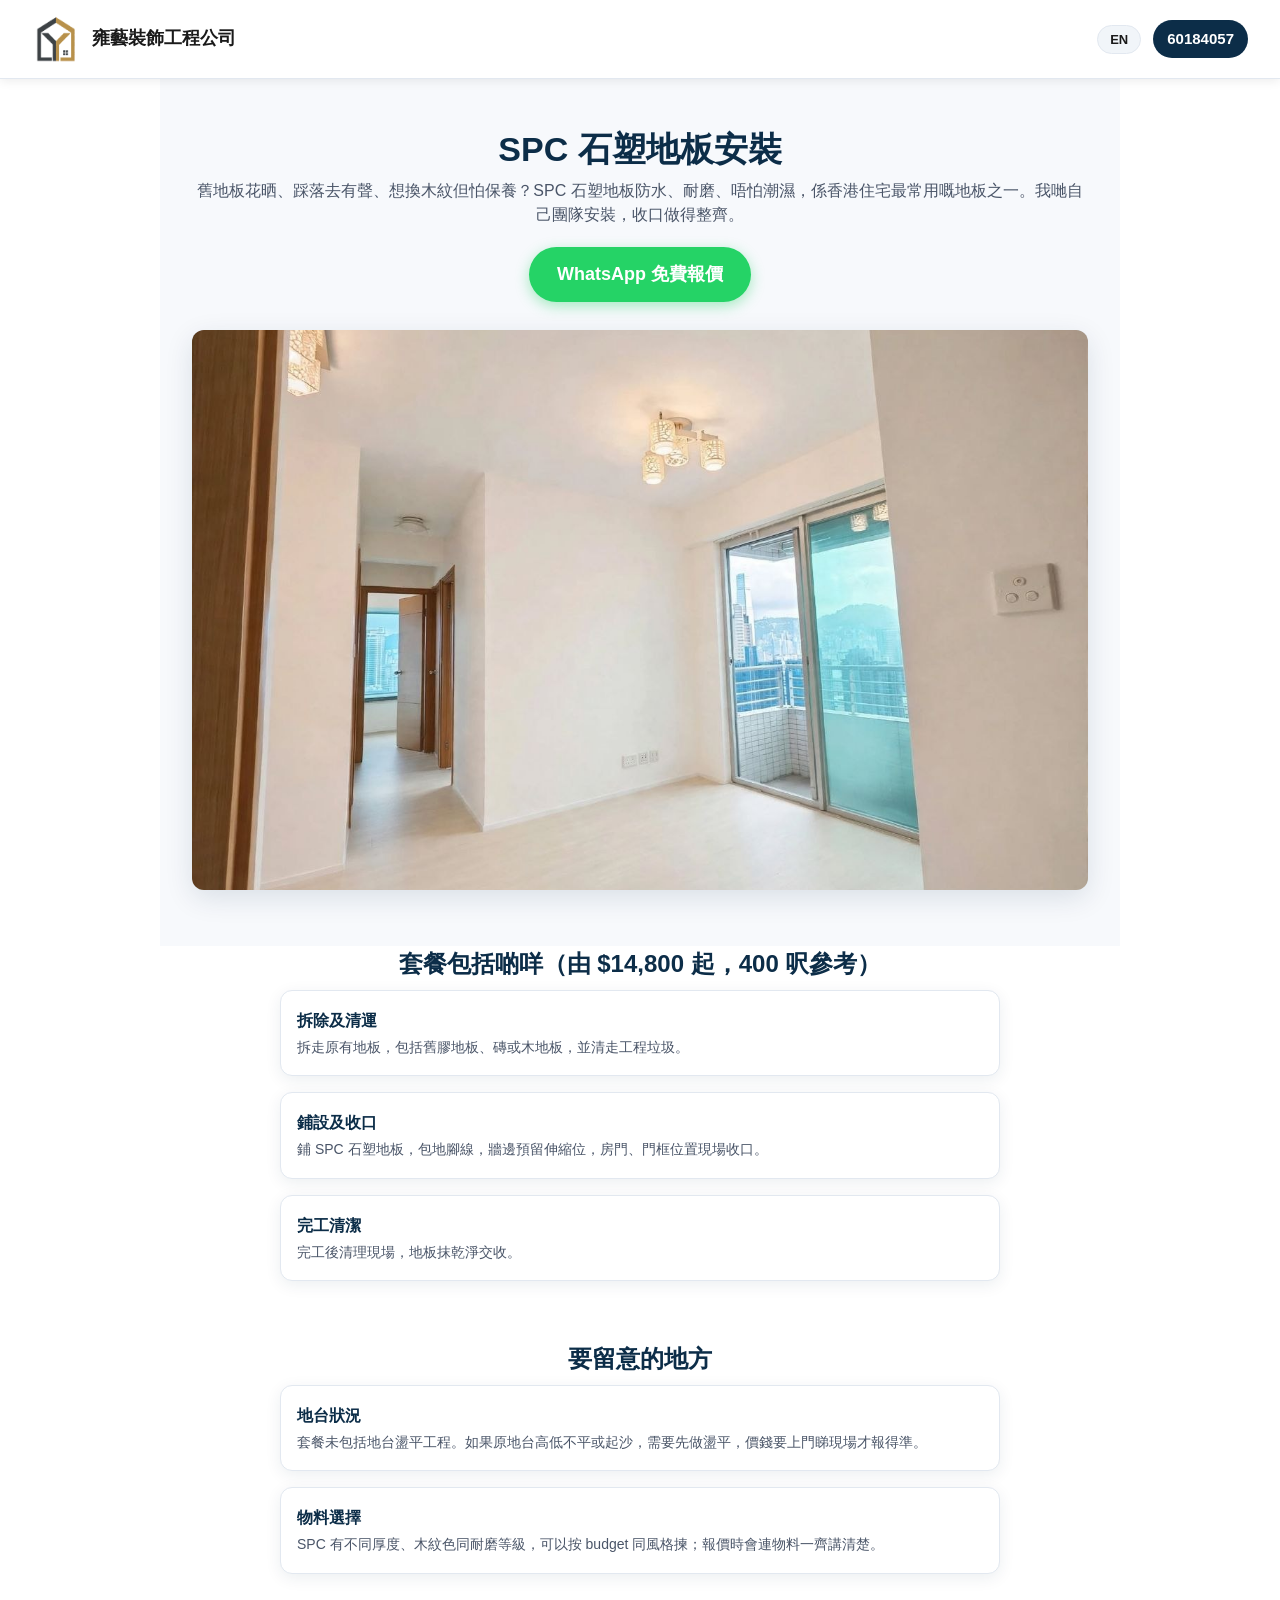
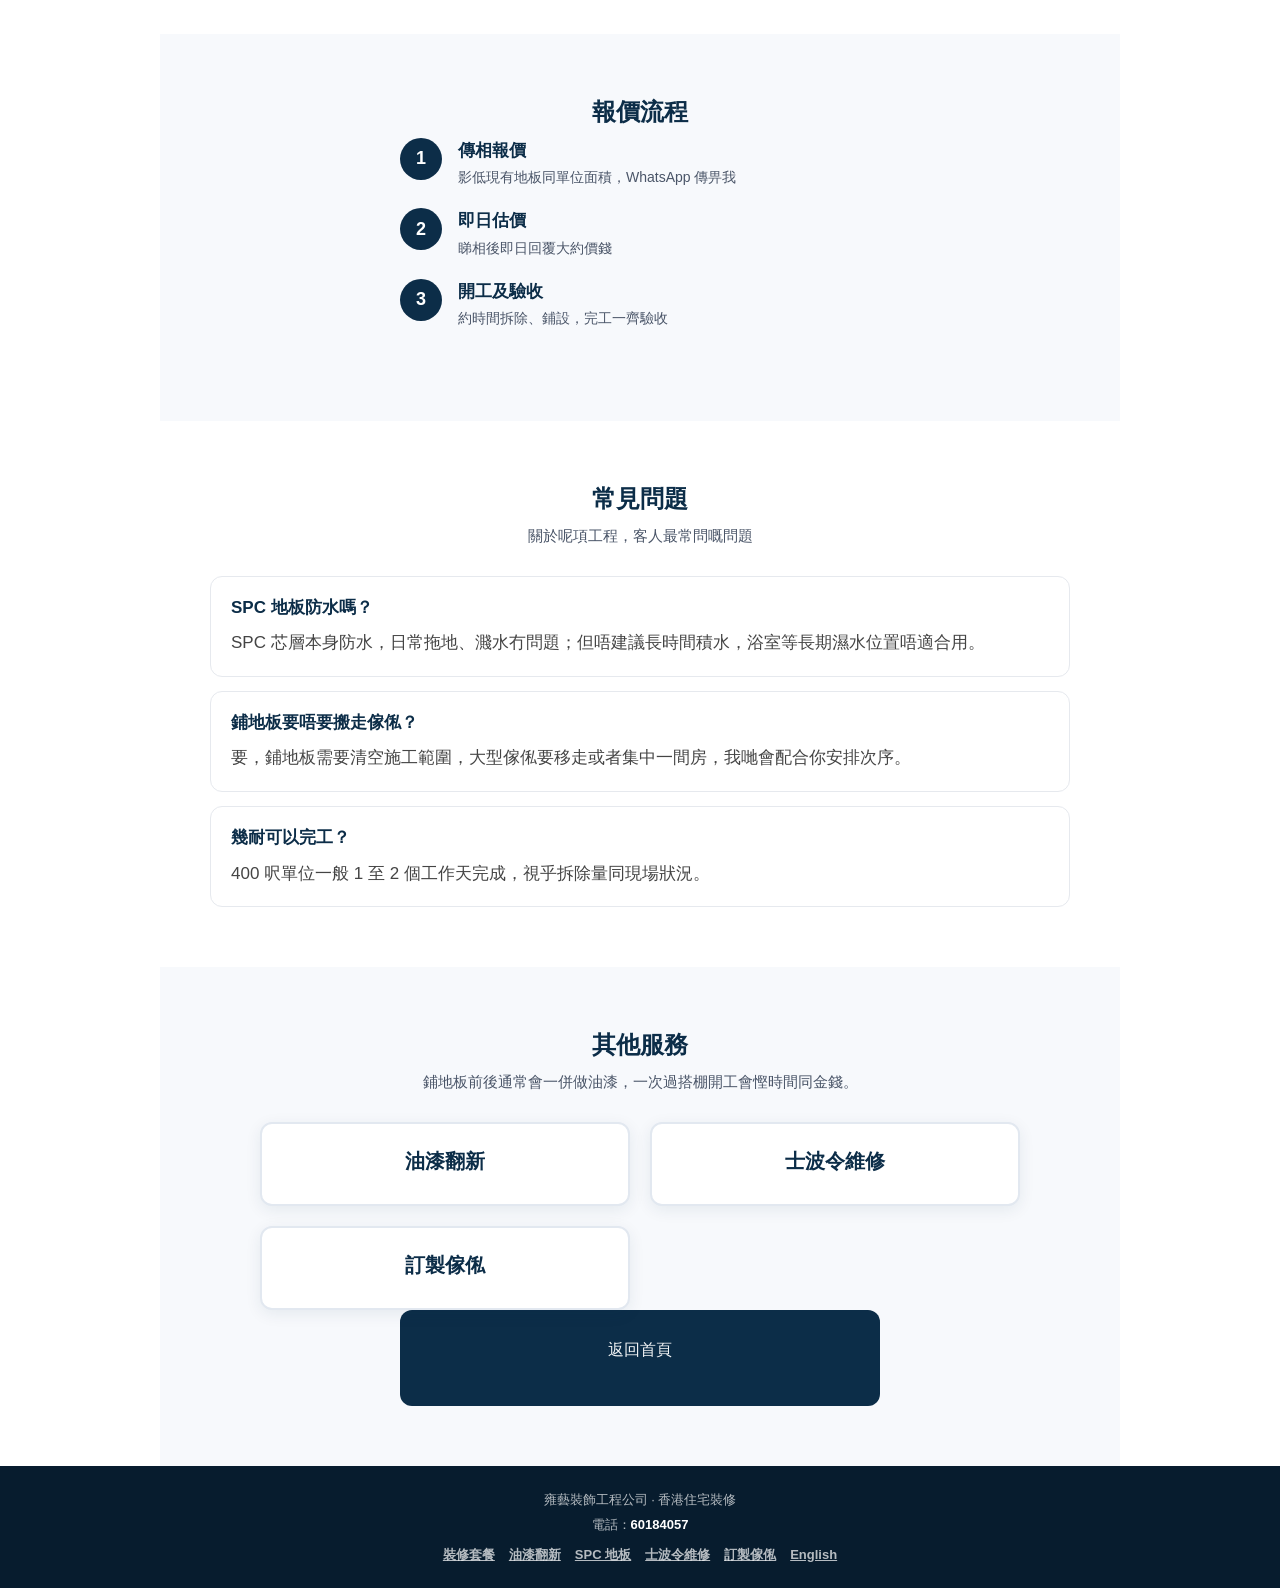
<file: flooring.html>
<!DOCTYPE html>
<html lang="zh-HK">
<head>
  <meta charset="UTF-8">
  <meta name="viewport" content="width=device-width, initial-scale=1.0, viewport-fit=cover">
  <meta name="description" content="香港住宅 SPC 石塑地板安裝，由 $14,800 起（400 呎參考），包拆舊地板、清垃圾、鋪地板及地腳線、完工清潔。WhatsApp 傳相即日估價。">
  <link rel="canonical" href="https://yungngai.com/flooring">
  <link rel="alternate" hreflang="zh-HK" href="https://yungngai.com/flooring">
  <link rel="alternate" hreflang="en-HK" href="https://yungngai.com/en/flooring">
  <link rel="alternate" hreflang="x-default" href="https://yungngai.com/flooring">
  <title>SPC 地板安裝｜拆舊地板連清垃圾｜雍藝裝飾</title>
  <link rel="icon" href="/images/logo.png" type="image/png">
  <meta name="theme-color" content="#0c2d48">
  <meta property="og:type" content="article">
  <meta property="og:site_name" content="雍藝裝飾工程公司">
  <meta property="og:locale" content="zh_HK">
  <meta property="og:locale:alternate" content="en_HK">
  <meta property="og:title" content="SPC 地板安裝｜拆舊地板連清垃圾｜雍藝裝飾">
  <meta property="og:description" content="香港住宅 SPC 石塑地板安裝，由 $14,800 起（400 呎參考），包拆舊地板、清垃圾、鋪地板及地腳線、完工清潔。WhatsApp 傳相即日估價。">
  <meta property="og:url" content="https://yungngai.com/flooring">
  <meta property="og:image" content="https://yungngai.com/images/case3-after.jpg">
  <meta name="twitter:card" content="summary_large_image">
  <style>
:root {
      --primary: #0c2d48;
      --primary-dark: #071c2e;
      --whatsapp: #25d366;
      --whatsapp-hover: #1ebe57;
      --price: #e85d04;
      --price-bg: #fff4e6;
      --bg: #ffffff;
      --bg-alt: #f7f9fc;
      --text: #1a1a1a;
      --text-muted: #4a5568;
      --border: #e2e8f0;
      --radius: 12px;
      --shadow: 0 4px 16px rgba(12, 45, 72, 0.08);
      --shadow-lg: 0 8px 28px rgba(12, 45, 72, 0.12);
    }

    * {
      margin: 0;
      padding: 0;
      box-sizing: border-box;
    }

    html {
      scroll-behavior: smooth;
    }

    body {
      font-family: -apple-system, BlinkMacSystemFont, "Segoe UI", "PingFang HK", "Helvetica Neue", Arial, sans-serif;
      background: var(--bg);
      color: var(--text);
      line-height: 1.5;
      font-size: 17px;
      -webkit-font-smoothing: antialiased;
    }

    img {
      max-width: 100%;
      display: block;
      height: auto;
    }

    a {
      text-decoration: none;
      color: inherit;
    }

    /* ========== 1. 頂部選單 ========== */
    .header {
      position: sticky;
      top: 0;
      z-index: 100;
      background: #ffffff;
      color: #333333;
      padding: 10px 16px;
      display: flex;
      align-items: center;
      justify-content: space-between;
      box-shadow: 0 2px 10px rgba(0,0,0,0.08);
      border-bottom: 1px solid var(--border);
    }

    .logo {
      display: flex;
      align-items: center;
      gap: 10px;
    }

    .logo-icon {
      width: 50px;
      height: 50px;
      overflow: hidden;
      flex-shrink: 0;
      border-radius: 6px;
    }

    .logo-icon img {
      width: auto;
      height: 61px;
      display: block;
      object-fit: cover;
      object-position: top center;
      margin-top: 0;
    }

    .logo-text {
      font-size: 18px;
      font-weight: 700;
      color: #1a1a1a;
      line-height: 1.2;
      white-space: nowrap;
      flex-shrink: 0;
    }

    @media (max-width: 400px) {
      .logo-text {
        font-size: 16px;
      }
    }

    .header-right {
      display: flex;
      align-items: center;
      gap: 12px;
    }

    .phone-btn {
      display: flex;
      align-items: center;
      gap: 6px;
      background: var(--primary);
      color: #fff;
      padding: 8px 14px;
      border-radius: 50px;
      font-size: 15px;
      font-weight: 600;
      transition: background 0.2s;
    }

    .phone-btn:hover,
    .phone-btn:active {
      background: var(--primary-dark);
    }

    .lang-btn {
      display: flex;
      align-items: center;
      justify-content: center;
      background: #f1f5f9;
      color: #1a1a1a;
      border: 1px solid var(--border);
      padding: 7px 12px;
      border-radius: 50px;
      font-size: 13px;
      font-weight: 700;
      cursor: pointer;
      transition: background 0.2s;
      white-space: nowrap;
      line-height: 1;
    }

    .lang-btn:hover,
    .lang-btn:active {
      background: #e2e8f0;
    }

    .nav-toggle {
      display: none; /* 單頁簡單，暫不用漢堡 */
    }

    /* ========== 2. Hero ========== */
    .hero {
      background: var(--bg-alt);
      padding: 28px 16px 36px;
      text-align: center;
    }

    .hero-title {
      font-size: 28px;
      font-weight: 800;
      color: var(--primary);
      line-height: 1.3;
      margin-bottom: 8px;
    }

    .hero-sub {
      font-size: 16px;
      color: var(--text-muted);
      margin-bottom: 20px;
    }

    .btn-whatsapp {
      display: inline-flex;
      align-items: center;
      justify-content: center;
      gap: 8px;
      background: var(--whatsapp);
      color: #fff;
      font-size: 18px;
      font-weight: 700;
      padding: 14px 28px;
      border-radius: 50px;
      box-shadow: 0 4px 14px rgba(37, 211, 102, 0.4);
      transition: background 0.2s, transform 0.15s;
      border: none;
      cursor: pointer;
    }

    .btn-whatsapp:hover,
    .btn-whatsapp:active {
      background: var(--whatsapp-hover);
      transform: translateY(-1px);
    }

    .btn-whatsapp svg {
      width: 22px;
      height: 22px;
      fill: currentColor;
    }

    .hero-img-wrap {
      margin-top: 28px;
      border-radius: var(--radius);
      overflow: hidden;
      box-shadow: var(--shadow-lg);
      background: #dce3eb;
      aspect-ratio: 16 / 10;
    }

    .hero-img-wrap img {
      width: 100%;
      height: 100%;
      object-fit: cover;
    }

    /* ========== 通用 section ========== */
    .section {
      padding: 40px 16px;
    }

    .section-alt {
      background: var(--bg-alt);
    }

    .section-title {
      font-size: 24px;
      font-weight: 800;
      color: var(--primary);
      text-align: center;
      margin-bottom: 8px;
    }

    .section-desc {
      text-align: center;
      color: var(--text-muted);
      font-size: 15px;
      margin-bottom: 28px;
      max-width: 480px;
      margin-left: auto;
      margin-right: auto;
    }

    /* ========== 3. 套餐價錢卡 ========== */
    .packages {
      display: grid;
      grid-template-columns: 1fr;
      gap: 18px;
      max-width: 480px;
      margin: 0 auto;
    }

    .package-card {
      background: #fff;
      border: 2px solid var(--border);
      border-radius: var(--radius);
      padding: 22px 18px;
      box-shadow: var(--shadow);
      position: relative;
    }

    .package-card.featured {
      border-color: var(--primary);
      box-shadow: var(--shadow-lg);
    }

    .package-badge {
      position: absolute;
      top: -12px;
      left: 50%;
      transform: translateX(-50%);
      background: var(--primary);
      color: #fff;
      font-size: 13px;
      font-weight: 700;
      padding: 4px 14px;
      border-radius: 50px;
    }

    .package-name {
      font-size: 20px;
      font-weight: 800;
      color: var(--primary);
      margin-bottom: 6px;
      text-align: center;
    }

    .package-price {
      text-align: center;
      margin-bottom: 14px;
    }

    .package-price .from {
      font-size: 14px;
      color: var(--text-muted);
    }

    .package-price .amount {
      font-size: 32px;
      font-weight: 800;
      color: var(--price);
      line-height: 1.1;
    }

    .package-price .unit {
      font-size: 14px;
      color: var(--text-muted);
    }

    .package-list {
      list-style: none;
      margin-bottom: 18px;
    }

    .package-list li {
      padding: 7px 0;
      border-bottom: 1px solid var(--border);
      font-size: 15px;
      color: var(--text);
      display: flex;
      align-items: flex-start;
      gap: 8px;
    }

    .package-list li:last-child {
      border-bottom: none;
    }

    .package-list li::before {
      content: "✓";
      color: var(--whatsapp);
      font-weight: 700;
      flex-shrink: 0;
    }

    .package-note {
      font-size: 13px;
      color: var(--text-muted);
      text-align: center;
      margin-top: 4px;
    }

    /* 加配服務橫欄 */
    .addon-bar {
      margin-top: 28px;
      max-width: 760px;
      margin-left: auto;
      margin-right: auto;
      background: #fff;
      border: 2px solid var(--border);
      border-radius: var(--radius);
      padding: 22px 18px;
      text-align: center;
      box-shadow: var(--shadow);
    }

    .addon-bar h3 {
      font-size: 18px;
      font-weight: 800;
      color: var(--primary);
      margin-bottom: 8px;
    }

    .addon-bar p {
      font-size: 15px;
      color: var(--text-muted);
      margin-bottom: 16px;
      line-height: 1.5;
      max-width: 520px;
      margin-left: auto;
      margin-right: auto;
    }

    .addon-bar .btn-whatsapp {
      font-size: 16px;
      padding: 12px 24px;
    }

    /* ========== 4. 案例區 ========== */
    .cases {
      display: flex;
      flex-direction: column;
      gap: 28px;
      max-width: 560px;
      margin: 0 auto;
    }

    .case-card {
      background: #fff;
      border-radius: var(--radius);
      overflow: hidden;
      box-shadow: var(--shadow);
      border: 1px solid var(--border);
    }

    .case-header {
      padding: 14px 16px 10px;
      background: var(--primary);
      color: #fff;
    }

    .case-title {
      font-size: 17px;
      font-weight: 700;
    }

    .case-meta {
      font-size: 13px;
      opacity: 0.85;
      margin-top: 2px;
    }

    .case-images {
      display: grid;
      grid-template-columns: 1fr 1fr;
      gap: 2px;
      background: #e2e8f0;
    }

    .case-img-box {
      position: relative;
      aspect-ratio: 4 / 3;
      background: #d0d7e0;
      overflow: hidden;
    }

    .case-img-box img {
      width: 100%;
      height: 100%;
      object-fit: cover;
    }

    .case-label {
      position: absolute;
      bottom: 8px;
      left: 8px;
      background: rgba(0,0,0,0.65);
      color: #fff;
      font-size: 12px;
      font-weight: 600;
      padding: 3px 8px;
      border-radius: 4px;
    }

    .case-desc {
      padding: 12px 16px 16px;
      font-size: 14px;
      color: var(--text-muted);
    }

    /* ========== 5. 點解揀我 ========== */
    .why-grid {
      display: grid;
      grid-template-columns: 1fr;
      gap: 16px;
      max-width: 560px;
      margin: 0 auto;
    }

    .why-item {
      background: #fff;
      border: 1px solid var(--border);
      border-radius: var(--radius);
      padding: 18px 16px;
      display: flex;
      gap: 14px;
      align-items: flex-start;
      box-shadow: var(--shadow);
    }

    .why-num {
      flex-shrink: 0;
      width: 36px;
      height: 36px;
      background: var(--primary);
      color: #fff;
      border-radius: 50%;
      display: flex;
      align-items: center;
      justify-content: center;
      font-weight: 800;
      font-size: 16px;
    }

    .why-content h3 {
      font-size: 16px;
      font-weight: 700;
      color: var(--primary);
      margin-bottom: 4px;
    }

    .why-content p {
      font-size: 14px;
      color: var(--text-muted);
      line-height: 1.45;
    }

    /* ========== 6. 報價流程 ========== */
    .steps {
      display: flex;
      flex-direction: column;
      gap: 20px;
      max-width: 480px;
      margin: 0 auto 32px;
      position: relative;
    }

    .step {
      display: flex;
      gap: 16px;
      align-items: flex-start;
      position: relative;
    }

    .step-num {
      flex-shrink: 0;
      width: 42px;
      height: 42px;
      background: var(--primary);
      color: #fff;
      border-radius: 50%;
      display: flex;
      align-items: center;
      justify-content: center;
      font-weight: 800;
      font-size: 18px;
      z-index: 1;
    }

    .step-content h3 {
      font-size: 17px;
      font-weight: 700;
      color: var(--primary);
      margin-bottom: 4px;
    }

    .step-content p {
      font-size: 14px;
      color: var(--text-muted);
    }

    .cta-box {
      text-align: center;
      padding: 28px 16px;
      background: var(--primary);
      border-radius: var(--radius);
      max-width: 480px;
      margin: 0 auto;
      color: #fff;
    }

    .cta-box p {
      font-size: 16px;
      margin-bottom: 16px;
      opacity: 0.95;
    }

    .cta-box .btn-whatsapp {
      font-size: 18px;
      padding: 15px 32px;
    }

    /* ========== Footer ========== */
    .footer {
      background: var(--primary-dark);
      color: rgba(255,255,255,0.7);
      text-align: center;
      padding: 24px 16px;
      font-size: 13px;
    }

    .footer a {
      color: #fff;
      font-weight: 600;
    }

    /* ========== 平板以上 ========== */
    @media (min-width: 640px) {
      .hero {
        padding: 40px 24px 48px;
      }

      .hero-title {
        font-size: 34px;
      }

      .section {
        padding: 52px 24px;
      }

      .why-grid {
        grid-template-columns: 1fr 1fr;
        max-width: 720px;
      }

      .cases {
        max-width: 720px;
      }
    }

    @media (min-width: 768px) {
      .packages {
        max-width: 760px;
        grid-template-columns: 1fr 1fr;
        gap: 20px;
      }

      .package-card {
        max-width: none;
      }
    }

    @media (min-width: 900px) {
      .header {
        padding: 14px 32px;
      }

      .hero {
        padding: 48px 32px 56px;
        max-width: 960px;
        margin: 0 auto;
      }

      .section {
        padding: 60px 32px;
        max-width: 960px;
        margin-left: auto;
        margin-right: auto;
      }

      .section-full {
        max-width: none;
        padding-left: 0;
        padding-right: 0;
      }

      .section-full .section-inner {
        max-width: 960px;
        margin: 0 auto;
        padding: 0 32px;
      }
    }
    /* 常見問題 */
    .faq-list { max-width: 860px; margin: 0 auto; display: grid; gap: 14px; }
    .faq-item { background: #fff; border: 1px solid #e6e9ee; border-radius: 12px; padding: 18px 20px; }
    .faq-item h3 { font-size: 17px; margin: 0 0 8px; color: var(--primary); }
    .faq-item p { margin: 0; color: #444; line-height: 1.75; }
    .footer-nav { margin-top: 10px; display: flex; flex-wrap: wrap; gap: 6px 14px; justify-content: center; }
    .footer-nav a { color: inherit; text-decoration: underline; font-size: 13px; }

/* service page internal links */
.package-link { margin-top: 10px; }
.package-link a { color: var(--primary); font-weight: 600; text-decoration: none; }
.package-link a:hover { text-decoration: underline; }
.packages a.package-card { transition: transform .15s ease, box-shadow .15s ease; }
.packages a.package-card:hover { transform: translateY(-2px); box-shadow: 0 8px 24px rgba(12,45,72,.12); }
  </style>
  <script type="application/ld+json">
{
  "@context": "https://schema.org",
  "@graph": [
    {
      "@type": "Service",
      "@id": "https://yungngai.com/flooring#service",
      "name": "SPC 石塑地板安裝",
      "serviceType": "SPC 地板",
      "url": "https://yungngai.com/flooring",
      "description": "香港住宅 SPC 石塑地板安裝，由 $14,800 起（400 呎參考），包拆舊地板、清垃圾、鋪地板及地腳線、完工清潔。WhatsApp 傳相即日估價。",
      "areaServed": {
        "@type": "AdministrativeArea",
        "name": "香港"
      },
      "provider": {
        "@type": "HomeAndConstructionBusiness",
        "@id": "https://yungngai.com/#business",
        "name": "雍藝裝飾工程公司",
        "telephone": "+852-6018-4057",
        "url": "https://yungngai.com/"
      },
      "inLanguage": "zh-HK"
    },
    {
      "@type": "BreadcrumbList",
      "itemListElement": [
        {
          "@type": "ListItem",
          "position": 1,
          "name": "首頁",
          "item": "https://yungngai.com/"
        },
        {
          "@type": "ListItem",
          "position": 2,
          "name": "SPC 地板",
          "item": "https://yungngai.com/flooring"
        }
      ]
    },
    {
      "@type": "FAQPage",
      "@id": "https://yungngai.com/flooring#faq",
      "inLanguage": "zh-HK",
      "mainEntity": [
        {
          "@type": "Question",
          "name": "SPC 地板防水嗎？",
          "acceptedAnswer": {
            "@type": "Answer",
            "text": "SPC 芯層本身防水，日常拖地、濺水冇問題；但唔建議長時間積水，浴室等長期濕水位置唔適合用。"
          }
        },
        {
          "@type": "Question",
          "name": "鋪地板要唔要搬走傢俬？",
          "acceptedAnswer": {
            "@type": "Answer",
            "text": "要，鋪地板需要清空施工範圍，大型傢俬要移走或者集中一間房，我哋會配合你安排次序。"
          }
        },
        {
          "@type": "Question",
          "name": "幾耐可以完工？",
          "acceptedAnswer": {
            "@type": "Answer",
            "text": "400 呎單位一般 1 至 2 個工作天完成，視乎拆除量同現場狀況。"
          }
        }
      ]
    }
  ]
}
  </script>
</head>
<body>

  <header class="header">
    <a class="logo" href="/" style="text-decoration:none;color:inherit;">
      <div class="logo-icon"><img src="/images/logo.png" alt="雍藝裝飾工程公司 標誌" width="360" height="302" decoding="async"></div>
      <span class="logo-text">雍藝裝飾工程公司</span>
    </a>
    <div class="header-right">
      <a href="/en" class="lang-btn">EN</a>
      <a href="tel:+85260184057" class="phone-btn">60184057</a>
    </div>
  </header>

  <section class="hero">
    <h1 class="hero-title">SPC 石塑地板安裝</h1>
    <p class="hero-sub">舊地板花晒、踩落去有聲、想換木紋但怕保養？SPC 石塑地板防水、耐磨、唔怕潮濕，係香港住宅最常用嘅地板之一。我哋自己團隊安裝，收口做得整齊。</p>
    <a href="https://wa.me/85260184057?text=%E4%BD%A0%E5%A5%BD%EF%BC%8C%E6%88%91%E6%83%B3%E6%9F%A5%E8%A9%A2SPC%20%E5%9C%B0%E6%9D%BF%E5%A0%B1%E5%83%B9" class="btn-whatsapp" target="_blank" rel="noopener">
      <span>WhatsApp 免費報價</span>
    </a>
    <div class="hero-img-wrap">
      <img src="/images/case3-after.jpg" alt="SPC 石塑地板安裝" width="1280" height="966" fetchpriority="high" decoding="async">
    </div>
  </section>

    <div class="section" style="padding-top:0;">
      <h2 class="section-title">套餐包括啲咩（由 $14,800 起，400 呎參考）</h2>
      <div class="why-grid" style="grid-template-columns:1fr;">
        <div class="why-item">
          <div class="why-content">
            <h3>拆除及清運</h3>
            <p>拆走原有地板，包括舊膠地板、磚或木地板，並清走工程垃圾。</p>
          </div>
        </div>
        <div class="why-item">
          <div class="why-content">
            <h3>鋪設及收口</h3>
            <p>鋪 SPC 石塑地板，包地腳線，牆邊預留伸縮位，房門、門框位置現場收口。</p>
          </div>
        </div>
        <div class="why-item">
          <div class="why-content">
            <h3>完工清潔</h3>
            <p>完工後清理現場，地板抹乾淨交收。</p>
          </div>
        </div>
      </div>
    </div>
    <div class="section" style="padding-top:0;">
      <h2 class="section-title">要留意的地方</h2>
      <div class="why-grid" style="grid-template-columns:1fr;">
        <div class="why-item">
          <div class="why-content">
            <h3>地台狀況</h3>
            <p>套餐未包括地台盪平工程。如果原地台高低不平或起沙，需要先做盪平，價錢要上門睇現場才報得準。</p>
          </div>
        </div>
        <div class="why-item">
          <div class="why-content">
            <h3>物料選擇</h3>
            <p>SPC 有不同厚度、木紋色同耐磨等級，可以按 budget 同風格揀；報價時會連物料一齊講清楚。</p>
          </div>
        </div>
      </div>
    </div>

  <section class="section section-alt">
    <h2 class="section-title">報價流程</h2>
    <div class="steps">
      <div class="step">
        <div class="step-num">1</div>
        <div class="step-content"><h3>傳相報價</h3><p>影低現有地板同單位面積，WhatsApp 傳畀我</p></div>
      </div>
      <div class="step">
        <div class="step-num">2</div>
        <div class="step-content"><h3>即日估價</h3><p>睇相後即日回覆大約價錢</p></div>
      </div>
      <div class="step">
        <div class="step-num">3</div>
        <div class="step-content"><h3>開工及驗收</h3><p>約時間拆除、鋪設，完工一齊驗收</p></div>
      </div>
    </div>
  </section>

  <section class="section" id="faq">
    <h2 class="section-title">常見問題</h2>
    <p class="section-desc">關於呢項工程，客人最常問嘅問題</p>
    <div class="faq-list">
      <div class="faq-item">
        <h3>SPC 地板防水嗎？</h3>
        <p>SPC 芯層本身防水，日常拖地、濺水冇問題；但唔建議長時間積水，浴室等長期濕水位置唔適合用。</p>
      </div>
      <div class="faq-item">
        <h3>鋪地板要唔要搬走傢俬？</h3>
        <p>要，鋪地板需要清空施工範圍，大型傢俬要移走或者集中一間房，我哋會配合你安排次序。</p>
      </div>
      <div class="faq-item">
        <h3>幾耐可以完工？</h3>
        <p>400 呎單位一般 1 至 2 個工作天完成，視乎拆除量同現場狀況。</p>
      </div>
    </div>
  </section>

  <section class="section section-alt">
    <h2 class="section-title">其他服務</h2>
    <p class="section-desc">鋪地板前後通常會一併做油漆，一次過搭棚開工會慳時間同金錢。</p>
    <div class="packages">
        <a class="package-card" href="/painting" style="text-decoration:none;color:inherit;display:block;"><div class="package-name">油漆翻新</div></a>
        <a class="package-card" href="/spalling" style="text-decoration:none;color:inherit;display:block;"><div class="package-name">士波令維修</div></a>
        <a class="package-card" href="/custom-furniture" style="text-decoration:none;color:inherit;display:block;"><div class="package-name">訂製傢俬</div></a>
    </div>
    <div class="cta-box">
      <p><a href="/">返回首頁</a></p>
    </div>
  </section>

  <footer class="footer">
    <p>雍藝裝飾工程公司 · 香港住宅裝修</p>
    <p style="margin-top:6px;"><span>電話：</span><a href="tel:+85260184057">60184057</a></p>
    <nav class="footer-nav" aria-label="頁面導覽">
      <a href="/#packages">裝修套餐</a>
      <a href="/painting">油漆翻新</a>
      <a href="/flooring">SPC 地板</a>
      <a href="/spalling">士波令維修</a>
      <a href="/custom-furniture">訂製傢俬</a>
      <a href="/en">English</a>
    </nav>
  </footer>
</body>
</html>
</file>
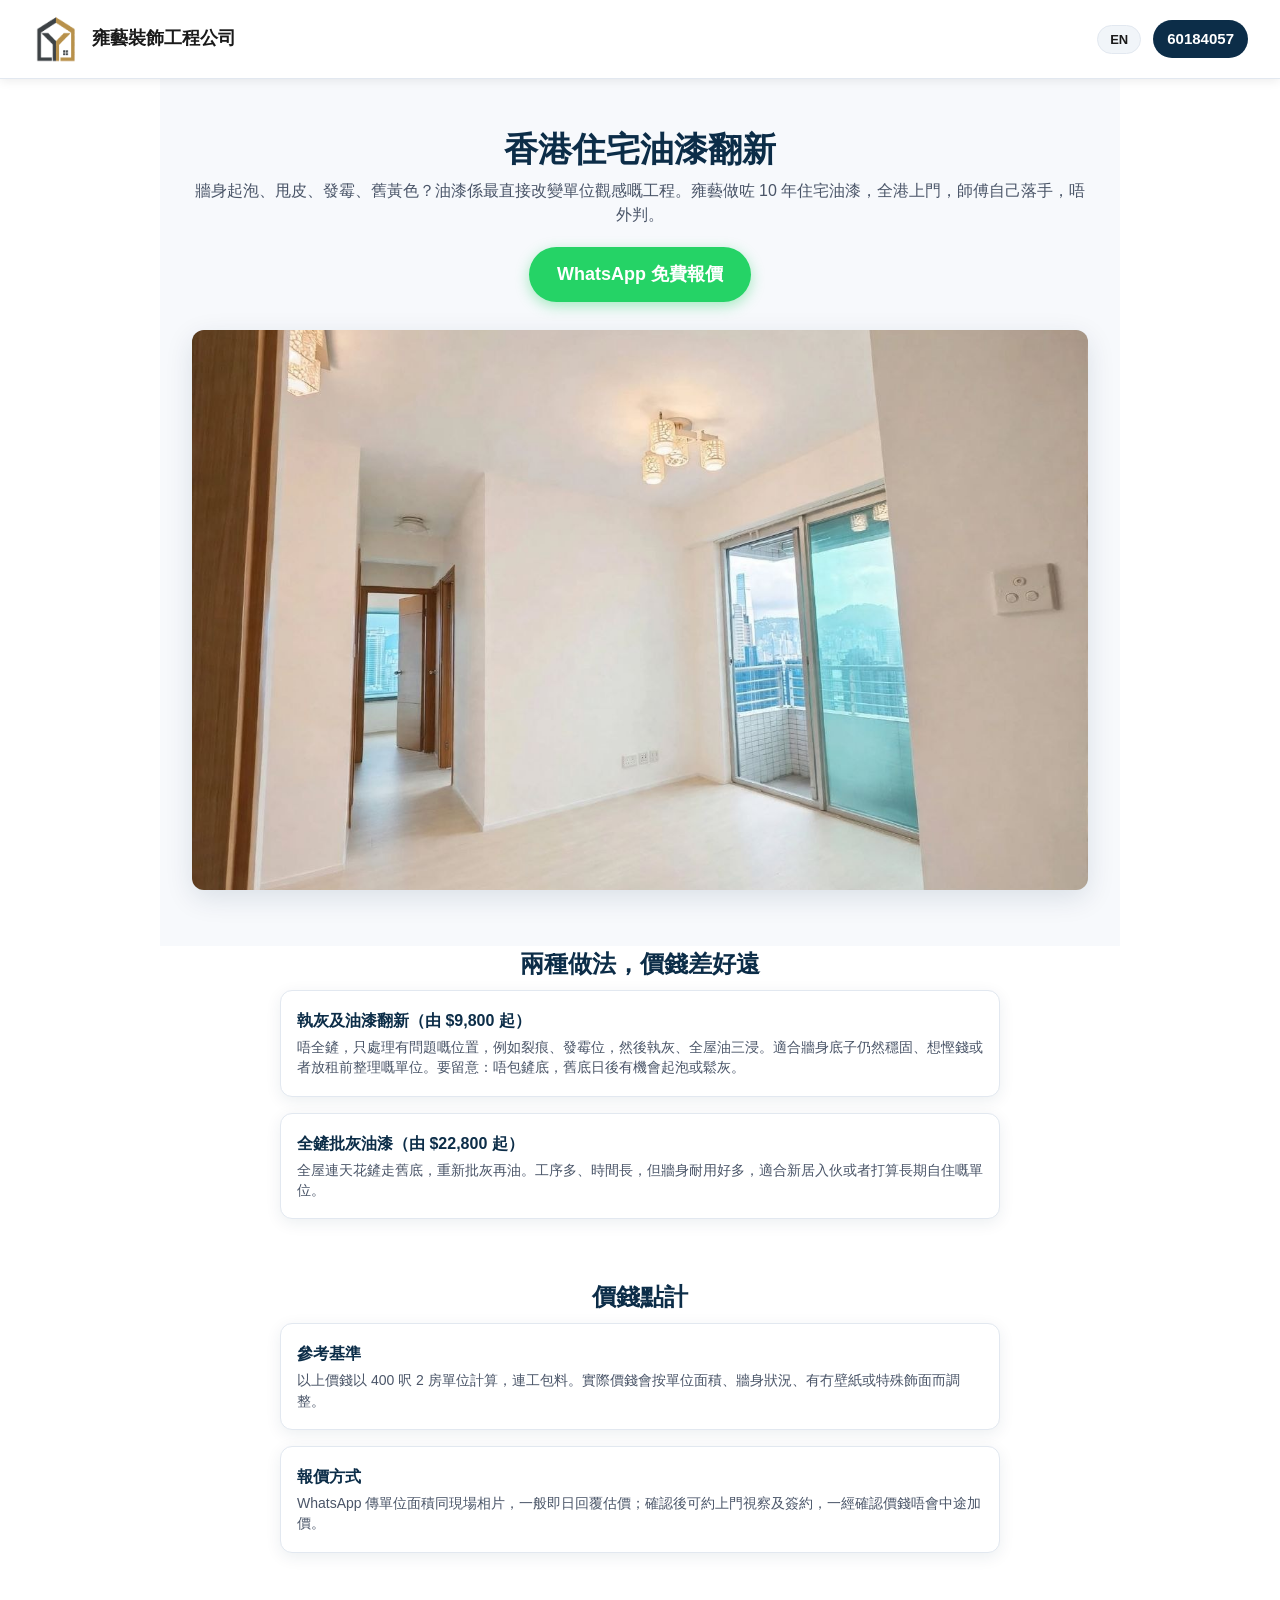
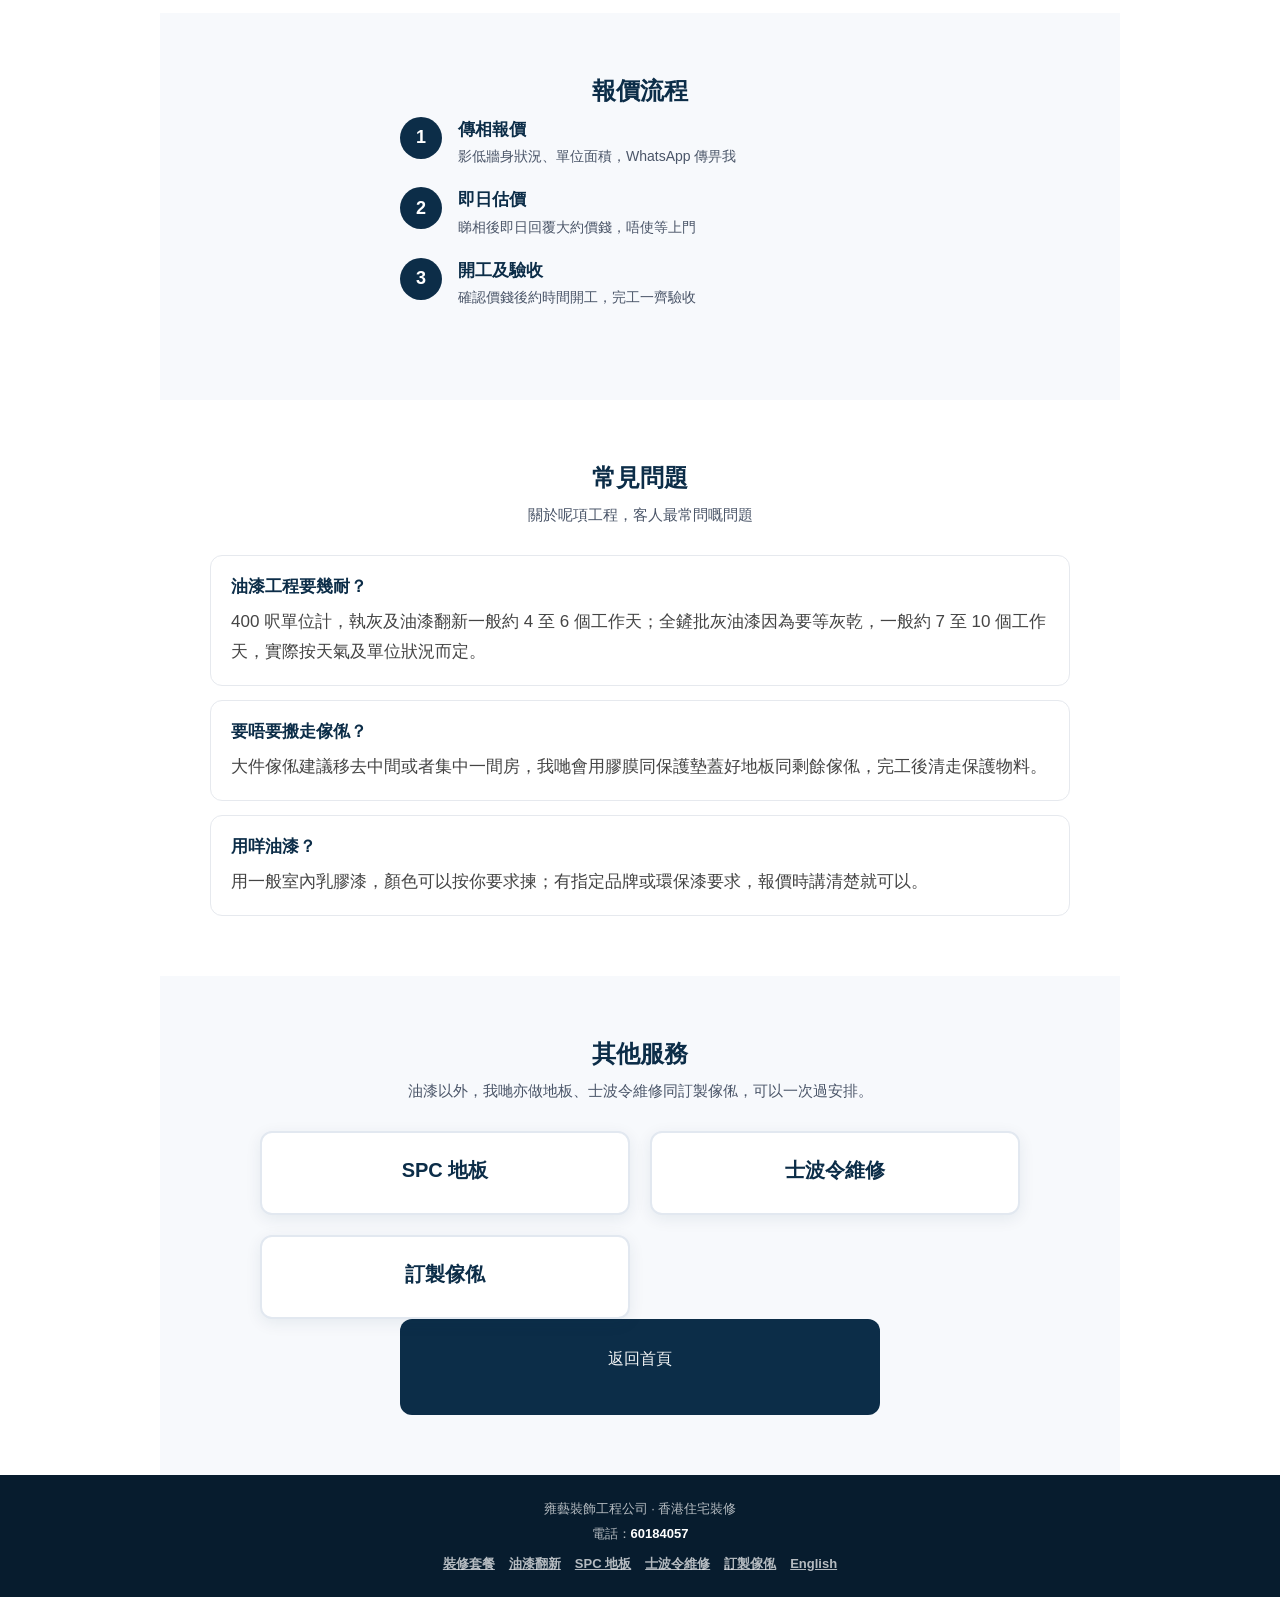
<file: painting.html>
<!DOCTYPE html>
<html lang="zh-HK">
<head>
  <meta charset="UTF-8">
  <meta name="viewport" content="width=device-width, initial-scale=1.0, viewport-fit=cover">
  <meta name="description" content="香港住宅油漆翻新：執灰及油漆翻新 $9,800 起，全鏟批灰油漆 $22,800 起（400 呎 2 房參考）。自家師傅施工，WhatsApp 傳相即日估價。">
  <link rel="canonical" href="https://yungngai.com/painting">
  <link rel="alternate" hreflang="zh-HK" href="https://yungngai.com/painting">
  <link rel="alternate" hreflang="en-HK" href="https://yungngai.com/en/painting">
  <link rel="alternate" hreflang="x-default" href="https://yungngai.com/painting">
  <title>油漆翻新｜執灰及全鏟批灰油漆｜雍藝裝飾</title>
  <link rel="icon" href="/images/logo.png" type="image/png">
  <meta name="theme-color" content="#0c2d48">
  <meta property="og:type" content="article">
  <meta property="og:site_name" content="雍藝裝飾工程公司">
  <meta property="og:locale" content="zh_HK">
  <meta property="og:locale:alternate" content="en_HK">
  <meta property="og:title" content="油漆翻新｜執灰及全鏟批灰油漆｜雍藝裝飾">
  <meta property="og:description" content="香港住宅油漆翻新：執灰及油漆翻新 $9,800 起，全鏟批灰油漆 $22,800 起（400 呎 2 房參考）。自家師傅施工，WhatsApp 傳相即日估價。">
  <meta property="og:url" content="https://yungngai.com/painting">
  <meta property="og:image" content="https://yungngai.com/images/case3-after.jpg">
  <meta name="twitter:card" content="summary_large_image">
  <style>
:root {
      --primary: #0c2d48;
      --primary-dark: #071c2e;
      --whatsapp: #25d366;
      --whatsapp-hover: #1ebe57;
      --price: #e85d04;
      --price-bg: #fff4e6;
      --bg: #ffffff;
      --bg-alt: #f7f9fc;
      --text: #1a1a1a;
      --text-muted: #4a5568;
      --border: #e2e8f0;
      --radius: 12px;
      --shadow: 0 4px 16px rgba(12, 45, 72, 0.08);
      --shadow-lg: 0 8px 28px rgba(12, 45, 72, 0.12);
    }

    * {
      margin: 0;
      padding: 0;
      box-sizing: border-box;
    }

    html {
      scroll-behavior: smooth;
    }

    body {
      font-family: -apple-system, BlinkMacSystemFont, "Segoe UI", "PingFang HK", "Helvetica Neue", Arial, sans-serif;
      background: var(--bg);
      color: var(--text);
      line-height: 1.5;
      font-size: 17px;
      -webkit-font-smoothing: antialiased;
    }

    img {
      max-width: 100%;
      display: block;
      height: auto;
    }

    a {
      text-decoration: none;
      color: inherit;
    }

    /* ========== 1. 頂部選單 ========== */
    .header {
      position: sticky;
      top: 0;
      z-index: 100;
      background: #ffffff;
      color: #333333;
      padding: 10px 16px;
      display: flex;
      align-items: center;
      justify-content: space-between;
      box-shadow: 0 2px 10px rgba(0,0,0,0.08);
      border-bottom: 1px solid var(--border);
    }

    .logo {
      display: flex;
      align-items: center;
      gap: 10px;
    }

    .logo-icon {
      width: 50px;
      height: 50px;
      overflow: hidden;
      flex-shrink: 0;
      border-radius: 6px;
    }

    .logo-icon img {
      width: auto;
      height: 61px;
      display: block;
      object-fit: cover;
      object-position: top center;
      margin-top: 0;
    }

    .logo-text {
      font-size: 18px;
      font-weight: 700;
      color: #1a1a1a;
      line-height: 1.2;
      white-space: nowrap;
      flex-shrink: 0;
    }

    @media (max-width: 400px) {
      .logo-text {
        font-size: 16px;
      }
    }

    .header-right {
      display: flex;
      align-items: center;
      gap: 12px;
    }

    .phone-btn {
      display: flex;
      align-items: center;
      gap: 6px;
      background: var(--primary);
      color: #fff;
      padding: 8px 14px;
      border-radius: 50px;
      font-size: 15px;
      font-weight: 600;
      transition: background 0.2s;
    }

    .phone-btn:hover,
    .phone-btn:active {
      background: var(--primary-dark);
    }

    .lang-btn {
      display: flex;
      align-items: center;
      justify-content: center;
      background: #f1f5f9;
      color: #1a1a1a;
      border: 1px solid var(--border);
      padding: 7px 12px;
      border-radius: 50px;
      font-size: 13px;
      font-weight: 700;
      cursor: pointer;
      transition: background 0.2s;
      white-space: nowrap;
      line-height: 1;
    }

    .lang-btn:hover,
    .lang-btn:active {
      background: #e2e8f0;
    }

    .nav-toggle {
      display: none; /* 單頁簡單，暫不用漢堡 */
    }

    /* ========== 2. Hero ========== */
    .hero {
      background: var(--bg-alt);
      padding: 28px 16px 36px;
      text-align: center;
    }

    .hero-title {
      font-size: 28px;
      font-weight: 800;
      color: var(--primary);
      line-height: 1.3;
      margin-bottom: 8px;
    }

    .hero-sub {
      font-size: 16px;
      color: var(--text-muted);
      margin-bottom: 20px;
    }

    .btn-whatsapp {
      display: inline-flex;
      align-items: center;
      justify-content: center;
      gap: 8px;
      background: var(--whatsapp);
      color: #fff;
      font-size: 18px;
      font-weight: 700;
      padding: 14px 28px;
      border-radius: 50px;
      box-shadow: 0 4px 14px rgba(37, 211, 102, 0.4);
      transition: background 0.2s, transform 0.15s;
      border: none;
      cursor: pointer;
    }

    .btn-whatsapp:hover,
    .btn-whatsapp:active {
      background: var(--whatsapp-hover);
      transform: translateY(-1px);
    }

    .btn-whatsapp svg {
      width: 22px;
      height: 22px;
      fill: currentColor;
    }

    .hero-img-wrap {
      margin-top: 28px;
      border-radius: var(--radius);
      overflow: hidden;
      box-shadow: var(--shadow-lg);
      background: #dce3eb;
      aspect-ratio: 16 / 10;
    }

    .hero-img-wrap img {
      width: 100%;
      height: 100%;
      object-fit: cover;
    }

    /* ========== 通用 section ========== */
    .section {
      padding: 40px 16px;
    }

    .section-alt {
      background: var(--bg-alt);
    }

    .section-title {
      font-size: 24px;
      font-weight: 800;
      color: var(--primary);
      text-align: center;
      margin-bottom: 8px;
    }

    .section-desc {
      text-align: center;
      color: var(--text-muted);
      font-size: 15px;
      margin-bottom: 28px;
      max-width: 480px;
      margin-left: auto;
      margin-right: auto;
    }

    /* ========== 3. 套餐價錢卡 ========== */
    .packages {
      display: grid;
      grid-template-columns: 1fr;
      gap: 18px;
      max-width: 480px;
      margin: 0 auto;
    }

    .package-card {
      background: #fff;
      border: 2px solid var(--border);
      border-radius: var(--radius);
      padding: 22px 18px;
      box-shadow: var(--shadow);
      position: relative;
    }

    .package-card.featured {
      border-color: var(--primary);
      box-shadow: var(--shadow-lg);
    }

    .package-badge {
      position: absolute;
      top: -12px;
      left: 50%;
      transform: translateX(-50%);
      background: var(--primary);
      color: #fff;
      font-size: 13px;
      font-weight: 700;
      padding: 4px 14px;
      border-radius: 50px;
    }

    .package-name {
      font-size: 20px;
      font-weight: 800;
      color: var(--primary);
      margin-bottom: 6px;
      text-align: center;
    }

    .package-price {
      text-align: center;
      margin-bottom: 14px;
    }

    .package-price .from {
      font-size: 14px;
      color: var(--text-muted);
    }

    .package-price .amount {
      font-size: 32px;
      font-weight: 800;
      color: var(--price);
      line-height: 1.1;
    }

    .package-price .unit {
      font-size: 14px;
      color: var(--text-muted);
    }

    .package-list {
      list-style: none;
      margin-bottom: 18px;
    }

    .package-list li {
      padding: 7px 0;
      border-bottom: 1px solid var(--border);
      font-size: 15px;
      color: var(--text);
      display: flex;
      align-items: flex-start;
      gap: 8px;
    }

    .package-list li:last-child {
      border-bottom: none;
    }

    .package-list li::before {
      content: "✓";
      color: var(--whatsapp);
      font-weight: 700;
      flex-shrink: 0;
    }

    .package-note {
      font-size: 13px;
      color: var(--text-muted);
      text-align: center;
      margin-top: 4px;
    }

    /* 加配服務橫欄 */
    .addon-bar {
      margin-top: 28px;
      max-width: 760px;
      margin-left: auto;
      margin-right: auto;
      background: #fff;
      border: 2px solid var(--border);
      border-radius: var(--radius);
      padding: 22px 18px;
      text-align: center;
      box-shadow: var(--shadow);
    }

    .addon-bar h3 {
      font-size: 18px;
      font-weight: 800;
      color: var(--primary);
      margin-bottom: 8px;
    }

    .addon-bar p {
      font-size: 15px;
      color: var(--text-muted);
      margin-bottom: 16px;
      line-height: 1.5;
      max-width: 520px;
      margin-left: auto;
      margin-right: auto;
    }

    .addon-bar .btn-whatsapp {
      font-size: 16px;
      padding: 12px 24px;
    }

    /* ========== 4. 案例區 ========== */
    .cases {
      display: flex;
      flex-direction: column;
      gap: 28px;
      max-width: 560px;
      margin: 0 auto;
    }

    .case-card {
      background: #fff;
      border-radius: var(--radius);
      overflow: hidden;
      box-shadow: var(--shadow);
      border: 1px solid var(--border);
    }

    .case-header {
      padding: 14px 16px 10px;
      background: var(--primary);
      color: #fff;
    }

    .case-title {
      font-size: 17px;
      font-weight: 700;
    }

    .case-meta {
      font-size: 13px;
      opacity: 0.85;
      margin-top: 2px;
    }

    .case-images {
      display: grid;
      grid-template-columns: 1fr 1fr;
      gap: 2px;
      background: #e2e8f0;
    }

    .case-img-box {
      position: relative;
      aspect-ratio: 4 / 3;
      background: #d0d7e0;
      overflow: hidden;
    }

    .case-img-box img {
      width: 100%;
      height: 100%;
      object-fit: cover;
    }

    .case-label {
      position: absolute;
      bottom: 8px;
      left: 8px;
      background: rgba(0,0,0,0.65);
      color: #fff;
      font-size: 12px;
      font-weight: 600;
      padding: 3px 8px;
      border-radius: 4px;
    }

    .case-desc {
      padding: 12px 16px 16px;
      font-size: 14px;
      color: var(--text-muted);
    }

    /* ========== 5. 點解揀我 ========== */
    .why-grid {
      display: grid;
      grid-template-columns: 1fr;
      gap: 16px;
      max-width: 560px;
      margin: 0 auto;
    }

    .why-item {
      background: #fff;
      border: 1px solid var(--border);
      border-radius: var(--radius);
      padding: 18px 16px;
      display: flex;
      gap: 14px;
      align-items: flex-start;
      box-shadow: var(--shadow);
    }

    .why-num {
      flex-shrink: 0;
      width: 36px;
      height: 36px;
      background: var(--primary);
      color: #fff;
      border-radius: 50%;
      display: flex;
      align-items: center;
      justify-content: center;
      font-weight: 800;
      font-size: 16px;
    }

    .why-content h3 {
      font-size: 16px;
      font-weight: 700;
      color: var(--primary);
      margin-bottom: 4px;
    }

    .why-content p {
      font-size: 14px;
      color: var(--text-muted);
      line-height: 1.45;
    }

    /* ========== 6. 報價流程 ========== */
    .steps {
      display: flex;
      flex-direction: column;
      gap: 20px;
      max-width: 480px;
      margin: 0 auto 32px;
      position: relative;
    }

    .step {
      display: flex;
      gap: 16px;
      align-items: flex-start;
      position: relative;
    }

    .step-num {
      flex-shrink: 0;
      width: 42px;
      height: 42px;
      background: var(--primary);
      color: #fff;
      border-radius: 50%;
      display: flex;
      align-items: center;
      justify-content: center;
      font-weight: 800;
      font-size: 18px;
      z-index: 1;
    }

    .step-content h3 {
      font-size: 17px;
      font-weight: 700;
      color: var(--primary);
      margin-bottom: 4px;
    }

    .step-content p {
      font-size: 14px;
      color: var(--text-muted);
    }

    .cta-box {
      text-align: center;
      padding: 28px 16px;
      background: var(--primary);
      border-radius: var(--radius);
      max-width: 480px;
      margin: 0 auto;
      color: #fff;
    }

    .cta-box p {
      font-size: 16px;
      margin-bottom: 16px;
      opacity: 0.95;
    }

    .cta-box .btn-whatsapp {
      font-size: 18px;
      padding: 15px 32px;
    }

    /* ========== Footer ========== */
    .footer {
      background: var(--primary-dark);
      color: rgba(255,255,255,0.7);
      text-align: center;
      padding: 24px 16px;
      font-size: 13px;
    }

    .footer a {
      color: #fff;
      font-weight: 600;
    }

    /* ========== 平板以上 ========== */
    @media (min-width: 640px) {
      .hero {
        padding: 40px 24px 48px;
      }

      .hero-title {
        font-size: 34px;
      }

      .section {
        padding: 52px 24px;
      }

      .why-grid {
        grid-template-columns: 1fr 1fr;
        max-width: 720px;
      }

      .cases {
        max-width: 720px;
      }
    }

    @media (min-width: 768px) {
      .packages {
        max-width: 760px;
        grid-template-columns: 1fr 1fr;
        gap: 20px;
      }

      .package-card {
        max-width: none;
      }
    }

    @media (min-width: 900px) {
      .header {
        padding: 14px 32px;
      }

      .hero {
        padding: 48px 32px 56px;
        max-width: 960px;
        margin: 0 auto;
      }

      .section {
        padding: 60px 32px;
        max-width: 960px;
        margin-left: auto;
        margin-right: auto;
      }

      .section-full {
        max-width: none;
        padding-left: 0;
        padding-right: 0;
      }

      .section-full .section-inner {
        max-width: 960px;
        margin: 0 auto;
        padding: 0 32px;
      }
    }
    /* 常見問題 */
    .faq-list { max-width: 860px; margin: 0 auto; display: grid; gap: 14px; }
    .faq-item { background: #fff; border: 1px solid #e6e9ee; border-radius: 12px; padding: 18px 20px; }
    .faq-item h3 { font-size: 17px; margin: 0 0 8px; color: var(--primary); }
    .faq-item p { margin: 0; color: #444; line-height: 1.75; }
    .footer-nav { margin-top: 10px; display: flex; flex-wrap: wrap; gap: 6px 14px; justify-content: center; }
    .footer-nav a { color: inherit; text-decoration: underline; font-size: 13px; }

/* service page internal links */
.package-link { margin-top: 10px; }
.package-link a { color: var(--primary); font-weight: 600; text-decoration: none; }
.package-link a:hover { text-decoration: underline; }
.packages a.package-card { transition: transform .15s ease, box-shadow .15s ease; }
.packages a.package-card:hover { transform: translateY(-2px); box-shadow: 0 8px 24px rgba(12,45,72,.12); }
  </style>
  <script type="application/ld+json">
{
  "@context": "https://schema.org",
  "@graph": [
    {
      "@type": "Service",
      "@id": "https://yungngai.com/painting#service",
      "name": "香港住宅油漆翻新",
      "serviceType": "油漆翻新",
      "url": "https://yungngai.com/painting",
      "description": "香港住宅油漆翻新：執灰及油漆翻新 $9,800 起，全鏟批灰油漆 $22,800 起（400 呎 2 房參考）。自家師傅施工，WhatsApp 傳相即日估價。",
      "areaServed": {
        "@type": "AdministrativeArea",
        "name": "香港"
      },
      "provider": {
        "@type": "HomeAndConstructionBusiness",
        "@id": "https://yungngai.com/#business",
        "name": "雍藝裝飾工程公司",
        "telephone": "+852-6018-4057",
        "url": "https://yungngai.com/"
      },
      "inLanguage": "zh-HK"
    },
    {
      "@type": "BreadcrumbList",
      "itemListElement": [
        {
          "@type": "ListItem",
          "position": 1,
          "name": "首頁",
          "item": "https://yungngai.com/"
        },
        {
          "@type": "ListItem",
          "position": 2,
          "name": "油漆翻新",
          "item": "https://yungngai.com/painting"
        }
      ]
    },
    {
      "@type": "FAQPage",
      "@id": "https://yungngai.com/painting#faq",
      "inLanguage": "zh-HK",
      "mainEntity": [
        {
          "@type": "Question",
          "name": "油漆工程要幾耐？",
          "acceptedAnswer": {
            "@type": "Answer",
            "text": "400 呎單位計，執灰及油漆翻新一般約 4 至 6 個工作天；全鏟批灰油漆因為要等灰乾，一般約 7 至 10 個工作天，實際按天氣及單位狀況而定。"
          }
        },
        {
          "@type": "Question",
          "name": "要唔要搬走傢俬？",
          "acceptedAnswer": {
            "@type": "Answer",
            "text": "大件傢俬建議移去中間或者集中一間房，我哋會用膠膜同保護墊蓋好地板同剩餘傢俬，完工後清走保護物料。"
          }
        },
        {
          "@type": "Question",
          "name": "用咩油漆？",
          "acceptedAnswer": {
            "@type": "Answer",
            "text": "用一般室內乳膠漆，顏色可以按你要求揀；有指定品牌或環保漆要求，報價時講清楚就可以。"
          }
        }
      ]
    }
  ]
}
  </script>
</head>
<body>

  <header class="header">
    <a class="logo" href="/" style="text-decoration:none;color:inherit;">
      <div class="logo-icon"><img src="/images/logo.png" alt="雍藝裝飾工程公司 標誌" width="360" height="302" decoding="async"></div>
      <span class="logo-text">雍藝裝飾工程公司</span>
    </a>
    <div class="header-right">
      <a href="/en" class="lang-btn">EN</a>
      <a href="tel:+85260184057" class="phone-btn">60184057</a>
    </div>
  </header>

  <section class="hero">
    <h1 class="hero-title">香港住宅油漆翻新</h1>
    <p class="hero-sub">牆身起泡、甩皮、發霉、舊黃色？油漆係最直接改變單位觀感嘅工程。雍藝做咗 10 年住宅油漆，全港上門，師傅自己落手，唔外判。</p>
    <a href="https://wa.me/85260184057?text=%E4%BD%A0%E5%A5%BD%EF%BC%8C%E6%88%91%E6%83%B3%E6%9F%A5%E8%A9%A2%E6%B2%B9%E6%BC%86%E7%BF%BB%E6%96%B0%E5%A0%B1%E5%83%B9" class="btn-whatsapp" target="_blank" rel="noopener">
      <span>WhatsApp 免費報價</span>
    </a>
    <div class="hero-img-wrap">
      <img src="/images/case3-after.jpg" alt="香港住宅油漆翻新" width="1280" height="966" fetchpriority="high" decoding="async">
    </div>
  </section>

    <div class="section" style="padding-top:0;">
      <h2 class="section-title">兩種做法，價錢差好遠</h2>
      <div class="why-grid" style="grid-template-columns:1fr;">
        <div class="why-item">
          <div class="why-content">
            <h3>執灰及油漆翻新（由 $9,800 起）</h3>
            <p>唔全鏟，只處理有問題嘅位置，例如裂痕、發霉位，然後執灰、全屋油三浸。適合牆身底子仍然穩固、想慳錢或者放租前整理嘅單位。要留意：唔包鏟底，舊底日後有機會起泡或鬆灰。</p>
          </div>
        </div>
        <div class="why-item">
          <div class="why-content">
            <h3>全鏟批灰油漆（由 $22,800 起）</h3>
            <p>全屋連天花鏟走舊底，重新批灰再油。工序多、時間長，但牆身耐用好多，適合新居入伙或者打算長期自住嘅單位。</p>
          </div>
        </div>
      </div>
    </div>
    <div class="section" style="padding-top:0;">
      <h2 class="section-title">價錢點計</h2>
      <div class="why-grid" style="grid-template-columns:1fr;">
        <div class="why-item">
          <div class="why-content">
            <h3>參考基準</h3>
            <p>以上價錢以 400 呎 2 房單位計算，連工包料。實際價錢會按單位面積、牆身狀況、有冇壁紙或特殊飾面而調整。</p>
          </div>
        </div>
        <div class="why-item">
          <div class="why-content">
            <h3>報價方式</h3>
            <p>WhatsApp 傳單位面積同現場相片，一般即日回覆估價；確認後可約上門視察及簽約，一經確認價錢唔會中途加價。</p>
          </div>
        </div>
      </div>
    </div>

  <section class="section section-alt">
    <h2 class="section-title">報價流程</h2>
    <div class="steps">
      <div class="step">
        <div class="step-num">1</div>
        <div class="step-content"><h3>傳相報價</h3><p>影低牆身狀況、單位面積，WhatsApp 傳畀我</p></div>
      </div>
      <div class="step">
        <div class="step-num">2</div>
        <div class="step-content"><h3>即日估價</h3><p>睇相後即日回覆大約價錢，唔使等上門</p></div>
      </div>
      <div class="step">
        <div class="step-num">3</div>
        <div class="step-content"><h3>開工及驗收</h3><p>確認價錢後約時間開工，完工一齊驗收</p></div>
      </div>
    </div>
  </section>

  <section class="section" id="faq">
    <h2 class="section-title">常見問題</h2>
    <p class="section-desc">關於呢項工程，客人最常問嘅問題</p>
    <div class="faq-list">
      <div class="faq-item">
        <h3>油漆工程要幾耐？</h3>
        <p>400 呎單位計，執灰及油漆翻新一般約 4 至 6 個工作天；全鏟批灰油漆因為要等灰乾，一般約 7 至 10 個工作天，實際按天氣及單位狀況而定。</p>
      </div>
      <div class="faq-item">
        <h3>要唔要搬走傢俬？</h3>
        <p>大件傢俬建議移去中間或者集中一間房，我哋會用膠膜同保護墊蓋好地板同剩餘傢俬，完工後清走保護物料。</p>
      </div>
      <div class="faq-item">
        <h3>用咩油漆？</h3>
        <p>用一般室內乳膠漆，顏色可以按你要求揀；有指定品牌或環保漆要求，報價時講清楚就可以。</p>
      </div>
    </div>
  </section>

  <section class="section section-alt">
    <h2 class="section-title">其他服務</h2>
    <p class="section-desc">油漆以外，我哋亦做地板、士波令維修同訂製傢俬，可以一次過安排。</p>
    <div class="packages">
        <a class="package-card" href="/flooring" style="text-decoration:none;color:inherit;display:block;"><div class="package-name">SPC 地板</div></a>
        <a class="package-card" href="/spalling" style="text-decoration:none;color:inherit;display:block;"><div class="package-name">士波令維修</div></a>
        <a class="package-card" href="/custom-furniture" style="text-decoration:none;color:inherit;display:block;"><div class="package-name">訂製傢俬</div></a>
    </div>
    <div class="cta-box">
      <p><a href="/">返回首頁</a></p>
    </div>
  </section>

  <footer class="footer">
    <p>雍藝裝飾工程公司 · 香港住宅裝修</p>
    <p style="margin-top:6px;"><span>電話：</span><a href="tel:+85260184057">60184057</a></p>
    <nav class="footer-nav" aria-label="頁面導覽">
      <a href="/#packages">裝修套餐</a>
      <a href="/painting">油漆翻新</a>
      <a href="/flooring">SPC 地板</a>
      <a href="/spalling">士波令維修</a>
      <a href="/custom-furniture">訂製傢俬</a>
      <a href="/en">English</a>
    </nav>
  </footer>
</body>
</html>
</file>
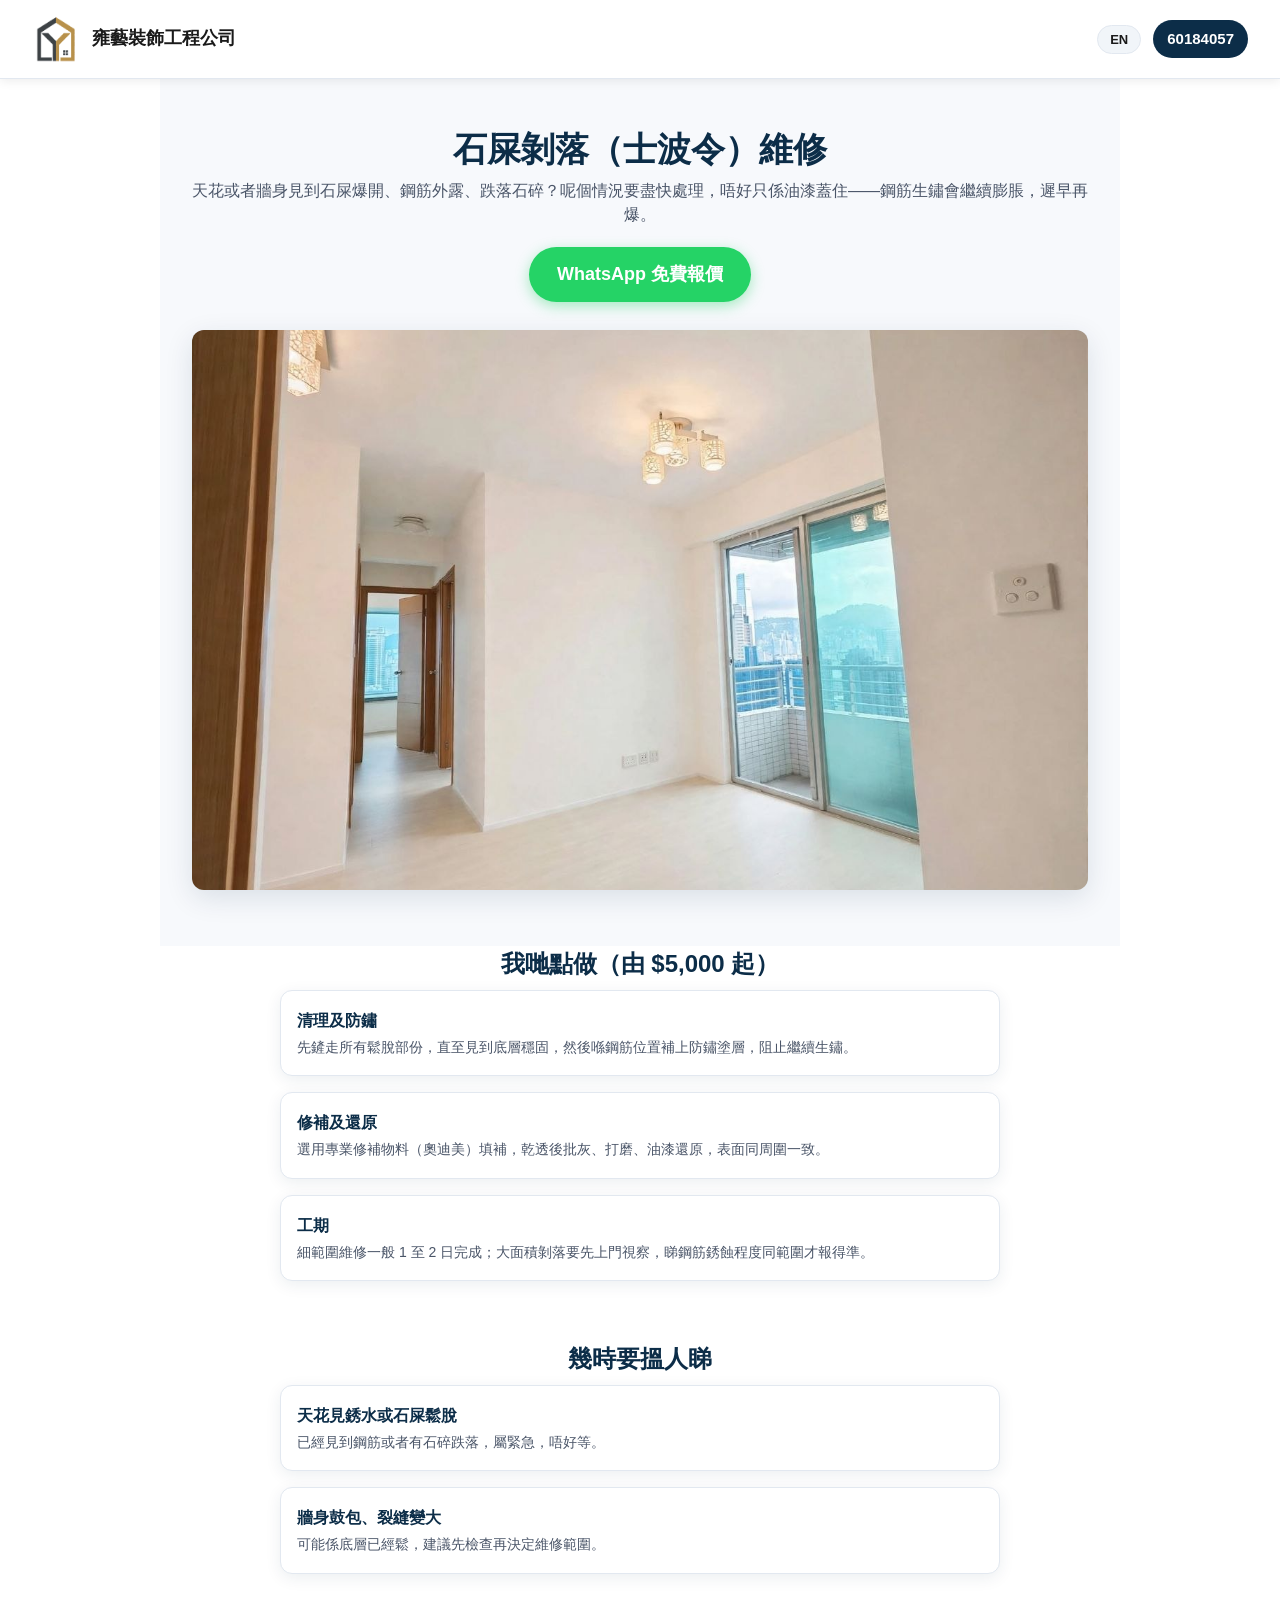
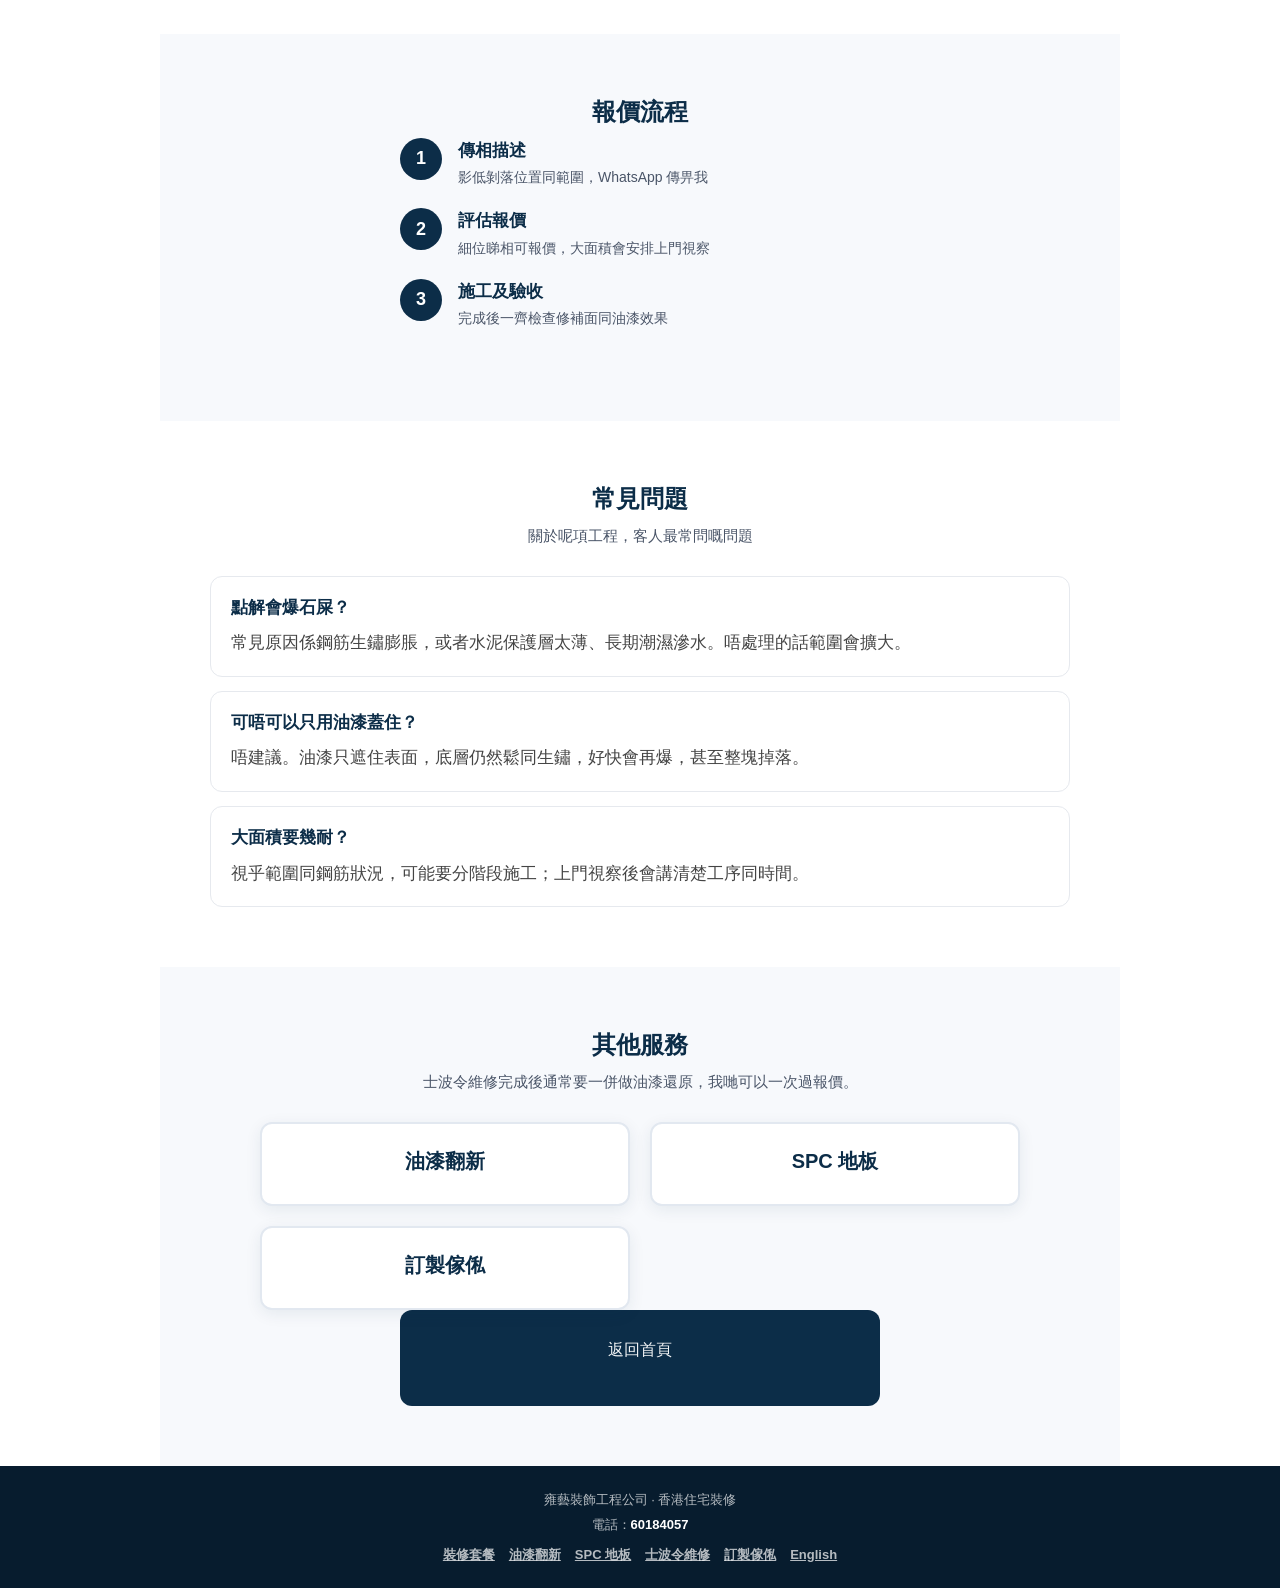
<file: spalling.html>
<!DOCTYPE html>
<html lang="zh-HK">
<head>
  <meta charset="UTF-8">
  <meta name="viewport" content="width=device-width, initial-scale=1.0, viewport-fit=cover">
  <meta name="description" content="香港住宅石屎剝落（士波令）維修，由 $5,000 起。鏟走鬆脫部份、加防鏽塗層、專業物料修補、批灰油漆還原，細位 1 至 2 日完成。">
  <link rel="canonical" href="https://yungngai.com/spalling">
  <link rel="alternate" hreflang="zh-HK" href="https://yungngai.com/spalling">
  <link rel="alternate" hreflang="en-HK" href="https://yungngai.com/en/spalling">
  <link rel="alternate" hreflang="x-default" href="https://yungngai.com/spalling">
  <title>石屎剝落（士波令）維修｜天花牆身爆石屎｜雍藝裝飾</title>
  <link rel="icon" href="/images/logo.png" type="image/png">
  <meta name="theme-color" content="#0c2d48">
  <meta property="og:type" content="article">
  <meta property="og:site_name" content="雍藝裝飾工程公司">
  <meta property="og:locale" content="zh_HK">
  <meta property="og:locale:alternate" content="en_HK">
  <meta property="og:title" content="石屎剝落（士波令）維修｜天花牆身爆石屎｜雍藝裝飾">
  <meta property="og:description" content="香港住宅石屎剝落（士波令）維修，由 $5,000 起。鏟走鬆脫部份、加防鏽塗層、專業物料修補、批灰油漆還原，細位 1 至 2 日完成。">
  <meta property="og:url" content="https://yungngai.com/spalling">
  <meta property="og:image" content="https://yungngai.com/images/case3-after.jpg">
  <meta name="twitter:card" content="summary_large_image">
  <style>
:root {
      --primary: #0c2d48;
      --primary-dark: #071c2e;
      --whatsapp: #25d366;
      --whatsapp-hover: #1ebe57;
      --price: #e85d04;
      --price-bg: #fff4e6;
      --bg: #ffffff;
      --bg-alt: #f7f9fc;
      --text: #1a1a1a;
      --text-muted: #4a5568;
      --border: #e2e8f0;
      --radius: 12px;
      --shadow: 0 4px 16px rgba(12, 45, 72, 0.08);
      --shadow-lg: 0 8px 28px rgba(12, 45, 72, 0.12);
    }

    * {
      margin: 0;
      padding: 0;
      box-sizing: border-box;
    }

    html {
      scroll-behavior: smooth;
    }

    body {
      font-family: -apple-system, BlinkMacSystemFont, "Segoe UI", "PingFang HK", "Helvetica Neue", Arial, sans-serif;
      background: var(--bg);
      color: var(--text);
      line-height: 1.5;
      font-size: 17px;
      -webkit-font-smoothing: antialiased;
    }

    img {
      max-width: 100%;
      display: block;
      height: auto;
    }

    a {
      text-decoration: none;
      color: inherit;
    }

    /* ========== 1. 頂部選單 ========== */
    .header {
      position: sticky;
      top: 0;
      z-index: 100;
      background: #ffffff;
      color: #333333;
      padding: 10px 16px;
      display: flex;
      align-items: center;
      justify-content: space-between;
      box-shadow: 0 2px 10px rgba(0,0,0,0.08);
      border-bottom: 1px solid var(--border);
    }

    .logo {
      display: flex;
      align-items: center;
      gap: 10px;
    }

    .logo-icon {
      width: 50px;
      height: 50px;
      overflow: hidden;
      flex-shrink: 0;
      border-radius: 6px;
    }

    .logo-icon img {
      width: auto;
      height: 61px;
      display: block;
      object-fit: cover;
      object-position: top center;
      margin-top: 0;
    }

    .logo-text {
      font-size: 18px;
      font-weight: 700;
      color: #1a1a1a;
      line-height: 1.2;
      white-space: nowrap;
      flex-shrink: 0;
    }

    @media (max-width: 400px) {
      .logo-text {
        font-size: 16px;
      }
    }

    .header-right {
      display: flex;
      align-items: center;
      gap: 12px;
    }

    .phone-btn {
      display: flex;
      align-items: center;
      gap: 6px;
      background: var(--primary);
      color: #fff;
      padding: 8px 14px;
      border-radius: 50px;
      font-size: 15px;
      font-weight: 600;
      transition: background 0.2s;
    }

    .phone-btn:hover,
    .phone-btn:active {
      background: var(--primary-dark);
    }

    .lang-btn {
      display: flex;
      align-items: center;
      justify-content: center;
      background: #f1f5f9;
      color: #1a1a1a;
      border: 1px solid var(--border);
      padding: 7px 12px;
      border-radius: 50px;
      font-size: 13px;
      font-weight: 700;
      cursor: pointer;
      transition: background 0.2s;
      white-space: nowrap;
      line-height: 1;
    }

    .lang-btn:hover,
    .lang-btn:active {
      background: #e2e8f0;
    }

    .nav-toggle {
      display: none; /* 單頁簡單，暫不用漢堡 */
    }

    /* ========== 2. Hero ========== */
    .hero {
      background: var(--bg-alt);
      padding: 28px 16px 36px;
      text-align: center;
    }

    .hero-title {
      font-size: 28px;
      font-weight: 800;
      color: var(--primary);
      line-height: 1.3;
      margin-bottom: 8px;
    }

    .hero-sub {
      font-size: 16px;
      color: var(--text-muted);
      margin-bottom: 20px;
    }

    .btn-whatsapp {
      display: inline-flex;
      align-items: center;
      justify-content: center;
      gap: 8px;
      background: var(--whatsapp);
      color: #fff;
      font-size: 18px;
      font-weight: 700;
      padding: 14px 28px;
      border-radius: 50px;
      box-shadow: 0 4px 14px rgba(37, 211, 102, 0.4);
      transition: background 0.2s, transform 0.15s;
      border: none;
      cursor: pointer;
    }

    .btn-whatsapp:hover,
    .btn-whatsapp:active {
      background: var(--whatsapp-hover);
      transform: translateY(-1px);
    }

    .btn-whatsapp svg {
      width: 22px;
      height: 22px;
      fill: currentColor;
    }

    .hero-img-wrap {
      margin-top: 28px;
      border-radius: var(--radius);
      overflow: hidden;
      box-shadow: var(--shadow-lg);
      background: #dce3eb;
      aspect-ratio: 16 / 10;
    }

    .hero-img-wrap img {
      width: 100%;
      height: 100%;
      object-fit: cover;
    }

    /* ========== 通用 section ========== */
    .section {
      padding: 40px 16px;
    }

    .section-alt {
      background: var(--bg-alt);
    }

    .section-title {
      font-size: 24px;
      font-weight: 800;
      color: var(--primary);
      text-align: center;
      margin-bottom: 8px;
    }

    .section-desc {
      text-align: center;
      color: var(--text-muted);
      font-size: 15px;
      margin-bottom: 28px;
      max-width: 480px;
      margin-left: auto;
      margin-right: auto;
    }

    /* ========== 3. 套餐價錢卡 ========== */
    .packages {
      display: grid;
      grid-template-columns: 1fr;
      gap: 18px;
      max-width: 480px;
      margin: 0 auto;
    }

    .package-card {
      background: #fff;
      border: 2px solid var(--border);
      border-radius: var(--radius);
      padding: 22px 18px;
      box-shadow: var(--shadow);
      position: relative;
    }

    .package-card.featured {
      border-color: var(--primary);
      box-shadow: var(--shadow-lg);
    }

    .package-badge {
      position: absolute;
      top: -12px;
      left: 50%;
      transform: translateX(-50%);
      background: var(--primary);
      color: #fff;
      font-size: 13px;
      font-weight: 700;
      padding: 4px 14px;
      border-radius: 50px;
    }

    .package-name {
      font-size: 20px;
      font-weight: 800;
      color: var(--primary);
      margin-bottom: 6px;
      text-align: center;
    }

    .package-price {
      text-align: center;
      margin-bottom: 14px;
    }

    .package-price .from {
      font-size: 14px;
      color: var(--text-muted);
    }

    .package-price .amount {
      font-size: 32px;
      font-weight: 800;
      color: var(--price);
      line-height: 1.1;
    }

    .package-price .unit {
      font-size: 14px;
      color: var(--text-muted);
    }

    .package-list {
      list-style: none;
      margin-bottom: 18px;
    }

    .package-list li {
      padding: 7px 0;
      border-bottom: 1px solid var(--border);
      font-size: 15px;
      color: var(--text);
      display: flex;
      align-items: flex-start;
      gap: 8px;
    }

    .package-list li:last-child {
      border-bottom: none;
    }

    .package-list li::before {
      content: "✓";
      color: var(--whatsapp);
      font-weight: 700;
      flex-shrink: 0;
    }

    .package-note {
      font-size: 13px;
      color: var(--text-muted);
      text-align: center;
      margin-top: 4px;
    }

    /* 加配服務橫欄 */
    .addon-bar {
      margin-top: 28px;
      max-width: 760px;
      margin-left: auto;
      margin-right: auto;
      background: #fff;
      border: 2px solid var(--border);
      border-radius: var(--radius);
      padding: 22px 18px;
      text-align: center;
      box-shadow: var(--shadow);
    }

    .addon-bar h3 {
      font-size: 18px;
      font-weight: 800;
      color: var(--primary);
      margin-bottom: 8px;
    }

    .addon-bar p {
      font-size: 15px;
      color: var(--text-muted);
      margin-bottom: 16px;
      line-height: 1.5;
      max-width: 520px;
      margin-left: auto;
      margin-right: auto;
    }

    .addon-bar .btn-whatsapp {
      font-size: 16px;
      padding: 12px 24px;
    }

    /* ========== 4. 案例區 ========== */
    .cases {
      display: flex;
      flex-direction: column;
      gap: 28px;
      max-width: 560px;
      margin: 0 auto;
    }

    .case-card {
      background: #fff;
      border-radius: var(--radius);
      overflow: hidden;
      box-shadow: var(--shadow);
      border: 1px solid var(--border);
    }

    .case-header {
      padding: 14px 16px 10px;
      background: var(--primary);
      color: #fff;
    }

    .case-title {
      font-size: 17px;
      font-weight: 700;
    }

    .case-meta {
      font-size: 13px;
      opacity: 0.85;
      margin-top: 2px;
    }

    .case-images {
      display: grid;
      grid-template-columns: 1fr 1fr;
      gap: 2px;
      background: #e2e8f0;
    }

    .case-img-box {
      position: relative;
      aspect-ratio: 4 / 3;
      background: #d0d7e0;
      overflow: hidden;
    }

    .case-img-box img {
      width: 100%;
      height: 100%;
      object-fit: cover;
    }

    .case-label {
      position: absolute;
      bottom: 8px;
      left: 8px;
      background: rgba(0,0,0,0.65);
      color: #fff;
      font-size: 12px;
      font-weight: 600;
      padding: 3px 8px;
      border-radius: 4px;
    }

    .case-desc {
      padding: 12px 16px 16px;
      font-size: 14px;
      color: var(--text-muted);
    }

    /* ========== 5. 點解揀我 ========== */
    .why-grid {
      display: grid;
      grid-template-columns: 1fr;
      gap: 16px;
      max-width: 560px;
      margin: 0 auto;
    }

    .why-item {
      background: #fff;
      border: 1px solid var(--border);
      border-radius: var(--radius);
      padding: 18px 16px;
      display: flex;
      gap: 14px;
      align-items: flex-start;
      box-shadow: var(--shadow);
    }

    .why-num {
      flex-shrink: 0;
      width: 36px;
      height: 36px;
      background: var(--primary);
      color: #fff;
      border-radius: 50%;
      display: flex;
      align-items: center;
      justify-content: center;
      font-weight: 800;
      font-size: 16px;
    }

    .why-content h3 {
      font-size: 16px;
      font-weight: 700;
      color: var(--primary);
      margin-bottom: 4px;
    }

    .why-content p {
      font-size: 14px;
      color: var(--text-muted);
      line-height: 1.45;
    }

    /* ========== 6. 報價流程 ========== */
    .steps {
      display: flex;
      flex-direction: column;
      gap: 20px;
      max-width: 480px;
      margin: 0 auto 32px;
      position: relative;
    }

    .step {
      display: flex;
      gap: 16px;
      align-items: flex-start;
      position: relative;
    }

    .step-num {
      flex-shrink: 0;
      width: 42px;
      height: 42px;
      background: var(--primary);
      color: #fff;
      border-radius: 50%;
      display: flex;
      align-items: center;
      justify-content: center;
      font-weight: 800;
      font-size: 18px;
      z-index: 1;
    }

    .step-content h3 {
      font-size: 17px;
      font-weight: 700;
      color: var(--primary);
      margin-bottom: 4px;
    }

    .step-content p {
      font-size: 14px;
      color: var(--text-muted);
    }

    .cta-box {
      text-align: center;
      padding: 28px 16px;
      background: var(--primary);
      border-radius: var(--radius);
      max-width: 480px;
      margin: 0 auto;
      color: #fff;
    }

    .cta-box p {
      font-size: 16px;
      margin-bottom: 16px;
      opacity: 0.95;
    }

    .cta-box .btn-whatsapp {
      font-size: 18px;
      padding: 15px 32px;
    }

    /* ========== Footer ========== */
    .footer {
      background: var(--primary-dark);
      color: rgba(255,255,255,0.7);
      text-align: center;
      padding: 24px 16px;
      font-size: 13px;
    }

    .footer a {
      color: #fff;
      font-weight: 600;
    }

    /* ========== 平板以上 ========== */
    @media (min-width: 640px) {
      .hero {
        padding: 40px 24px 48px;
      }

      .hero-title {
        font-size: 34px;
      }

      .section {
        padding: 52px 24px;
      }

      .why-grid {
        grid-template-columns: 1fr 1fr;
        max-width: 720px;
      }

      .cases {
        max-width: 720px;
      }
    }

    @media (min-width: 768px) {
      .packages {
        max-width: 760px;
        grid-template-columns: 1fr 1fr;
        gap: 20px;
      }

      .package-card {
        max-width: none;
      }
    }

    @media (min-width: 900px) {
      .header {
        padding: 14px 32px;
      }

      .hero {
        padding: 48px 32px 56px;
        max-width: 960px;
        margin: 0 auto;
      }

      .section {
        padding: 60px 32px;
        max-width: 960px;
        margin-left: auto;
        margin-right: auto;
      }

      .section-full {
        max-width: none;
        padding-left: 0;
        padding-right: 0;
      }

      .section-full .section-inner {
        max-width: 960px;
        margin: 0 auto;
        padding: 0 32px;
      }
    }
    /* 常見問題 */
    .faq-list { max-width: 860px; margin: 0 auto; display: grid; gap: 14px; }
    .faq-item { background: #fff; border: 1px solid #e6e9ee; border-radius: 12px; padding: 18px 20px; }
    .faq-item h3 { font-size: 17px; margin: 0 0 8px; color: var(--primary); }
    .faq-item p { margin: 0; color: #444; line-height: 1.75; }
    .footer-nav { margin-top: 10px; display: flex; flex-wrap: wrap; gap: 6px 14px; justify-content: center; }
    .footer-nav a { color: inherit; text-decoration: underline; font-size: 13px; }

/* service page internal links */
.package-link { margin-top: 10px; }
.package-link a { color: var(--primary); font-weight: 600; text-decoration: none; }
.package-link a:hover { text-decoration: underline; }
.packages a.package-card { transition: transform .15s ease, box-shadow .15s ease; }
.packages a.package-card:hover { transform: translateY(-2px); box-shadow: 0 8px 24px rgba(12,45,72,.12); }
  </style>
  <script type="application/ld+json">
{
  "@context": "https://schema.org",
  "@graph": [
    {
      "@type": "Service",
      "@id": "https://yungngai.com/spalling#service",
      "name": "石屎剝落（士波令）維修",
      "serviceType": "士波令維修",
      "url": "https://yungngai.com/spalling",
      "description": "香港住宅石屎剝落（士波令）維修，由 $5,000 起。鏟走鬆脫部份、加防鏽塗層、專業物料修補、批灰油漆還原，細位 1 至 2 日完成。",
      "areaServed": {
        "@type": "AdministrativeArea",
        "name": "香港"
      },
      "provider": {
        "@type": "HomeAndConstructionBusiness",
        "@id": "https://yungngai.com/#business",
        "name": "雍藝裝飾工程公司",
        "telephone": "+852-6018-4057",
        "url": "https://yungngai.com/"
      },
      "inLanguage": "zh-HK"
    },
    {
      "@type": "BreadcrumbList",
      "itemListElement": [
        {
          "@type": "ListItem",
          "position": 1,
          "name": "首頁",
          "item": "https://yungngai.com/"
        },
        {
          "@type": "ListItem",
          "position": 2,
          "name": "士波令維修",
          "item": "https://yungngai.com/spalling"
        }
      ]
    },
    {
      "@type": "FAQPage",
      "@id": "https://yungngai.com/spalling#faq",
      "inLanguage": "zh-HK",
      "mainEntity": [
        {
          "@type": "Question",
          "name": "點解會爆石屎？",
          "acceptedAnswer": {
            "@type": "Answer",
            "text": "常見原因係鋼筋生鏽膨脹，或者水泥保護層太薄、長期潮濕滲水。唔處理的話範圍會擴大。"
          }
        },
        {
          "@type": "Question",
          "name": "可唔可以只用油漆蓋住？",
          "acceptedAnswer": {
            "@type": "Answer",
            "text": "唔建議。油漆只遮住表面，底層仍然鬆同生鏽，好快會再爆，甚至整塊掉落。"
          }
        },
        {
          "@type": "Question",
          "name": "大面積要幾耐？",
          "acceptedAnswer": {
            "@type": "Answer",
            "text": "視乎範圍同鋼筋狀況，可能要分階段施工；上門視察後會講清楚工序同時間。"
          }
        }
      ]
    }
  ]
}
  </script>
</head>
<body>

  <header class="header">
    <a class="logo" href="/" style="text-decoration:none;color:inherit;">
      <div class="logo-icon"><img src="/images/logo.png" alt="雍藝裝飾工程公司 標誌" width="360" height="302" decoding="async"></div>
      <span class="logo-text">雍藝裝飾工程公司</span>
    </a>
    <div class="header-right">
      <a href="/en" class="lang-btn">EN</a>
      <a href="tel:+85260184057" class="phone-btn">60184057</a>
    </div>
  </header>

  <section class="hero">
    <h1 class="hero-title">石屎剝落（士波令）維修</h1>
    <p class="hero-sub">天花或者牆身見到石屎爆開、鋼筋外露、跌落石碎？呢個情況要盡快處理，唔好只係油漆蓋住——鋼筋生鏽會繼續膨脹，遲早再爆。</p>
    <a href="https://wa.me/85260184057?text=%E4%BD%A0%E5%A5%BD%EF%BC%8C%E6%88%91%E6%83%B3%E6%9F%A5%E8%A9%A2%E5%A3%AB%E6%B3%A2%E4%BB%A4%E7%B6%AD%E4%BF%AE%E5%A0%B1%E5%83%B9" class="btn-whatsapp" target="_blank" rel="noopener">
      <span>WhatsApp 免費報價</span>
    </a>
    <div class="hero-img-wrap">
      <img src="/images/case3-after.jpg" alt="石屎剝落（士波令）維修" width="1280" height="966" fetchpriority="high" decoding="async">
    </div>
  </section>

    <div class="section" style="padding-top:0;">
      <h2 class="section-title">我哋點做（由 $5,000 起）</h2>
      <div class="why-grid" style="grid-template-columns:1fr;">
        <div class="why-item">
          <div class="why-content">
            <h3>清理及防鏽</h3>
            <p>先鏟走所有鬆脫部份，直至見到底層穩固，然後喺鋼筋位置補上防鏽塗層，阻止繼續生鏽。</p>
          </div>
        </div>
        <div class="why-item">
          <div class="why-content">
            <h3>修補及還原</h3>
            <p>選用專業修補物料（奧迪美）填補，乾透後批灰、打磨、油漆還原，表面同周圍一致。</p>
          </div>
        </div>
        <div class="why-item">
          <div class="why-content">
            <h3>工期</h3>
            <p>細範圍維修一般 1 至 2 日完成；大面積剝落要先上門視察，睇鋼筋銹蝕程度同範圍才報得準。</p>
          </div>
        </div>
      </div>
    </div>
    <div class="section" style="padding-top:0;">
      <h2 class="section-title">幾時要搵人睇</h2>
      <div class="why-grid" style="grid-template-columns:1fr;">
        <div class="why-item">
          <div class="why-content">
            <h3>天花見銹水或石屎鬆脫</h3>
            <p>已經見到鋼筋或者有石碎跌落，屬緊急，唔好等。</p>
          </div>
        </div>
        <div class="why-item">
          <div class="why-content">
            <h3>牆身鼓包、裂縫變大</h3>
            <p>可能係底層已經鬆，建議先檢查再決定維修範圍。</p>
          </div>
        </div>
      </div>
    </div>

  <section class="section section-alt">
    <h2 class="section-title">報價流程</h2>
    <div class="steps">
      <div class="step">
        <div class="step-num">1</div>
        <div class="step-content"><h3>傳相描述</h3><p>影低剝落位置同範圍，WhatsApp 傳畀我</p></div>
      </div>
      <div class="step">
        <div class="step-num">2</div>
        <div class="step-content"><h3>評估報價</h3><p>細位睇相可報價，大面積會安排上門視察</p></div>
      </div>
      <div class="step">
        <div class="step-num">3</div>
        <div class="step-content"><h3>施工及驗收</h3><p>完成後一齊檢查修補面同油漆效果</p></div>
      </div>
    </div>
  </section>

  <section class="section" id="faq">
    <h2 class="section-title">常見問題</h2>
    <p class="section-desc">關於呢項工程，客人最常問嘅問題</p>
    <div class="faq-list">
      <div class="faq-item">
        <h3>點解會爆石屎？</h3>
        <p>常見原因係鋼筋生鏽膨脹，或者水泥保護層太薄、長期潮濕滲水。唔處理的話範圍會擴大。</p>
      </div>
      <div class="faq-item">
        <h3>可唔可以只用油漆蓋住？</h3>
        <p>唔建議。油漆只遮住表面，底層仍然鬆同生鏽，好快會再爆，甚至整塊掉落。</p>
      </div>
      <div class="faq-item">
        <h3>大面積要幾耐？</h3>
        <p>視乎範圍同鋼筋狀況，可能要分階段施工；上門視察後會講清楚工序同時間。</p>
      </div>
    </div>
  </section>

  <section class="section section-alt">
    <h2 class="section-title">其他服務</h2>
    <p class="section-desc">士波令維修完成後通常要一併做油漆還原，我哋可以一次過報價。</p>
    <div class="packages">
        <a class="package-card" href="/painting" style="text-decoration:none;color:inherit;display:block;"><div class="package-name">油漆翻新</div></a>
        <a class="package-card" href="/flooring" style="text-decoration:none;color:inherit;display:block;"><div class="package-name">SPC 地板</div></a>
        <a class="package-card" href="/custom-furniture" style="text-decoration:none;color:inherit;display:block;"><div class="package-name">訂製傢俬</div></a>
    </div>
    <div class="cta-box">
      <p><a href="/">返回首頁</a></p>
    </div>
  </section>

  <footer class="footer">
    <p>雍藝裝飾工程公司 · 香港住宅裝修</p>
    <p style="margin-top:6px;"><span>電話：</span><a href="tel:+85260184057">60184057</a></p>
    <nav class="footer-nav" aria-label="頁面導覽">
      <a href="/#packages">裝修套餐</a>
      <a href="/painting">油漆翻新</a>
      <a href="/flooring">SPC 地板</a>
      <a href="/spalling">士波令維修</a>
      <a href="/custom-furniture">訂製傢俬</a>
      <a href="/en">English</a>
    </nav>
  </footer>
</body>
</html>
</file>
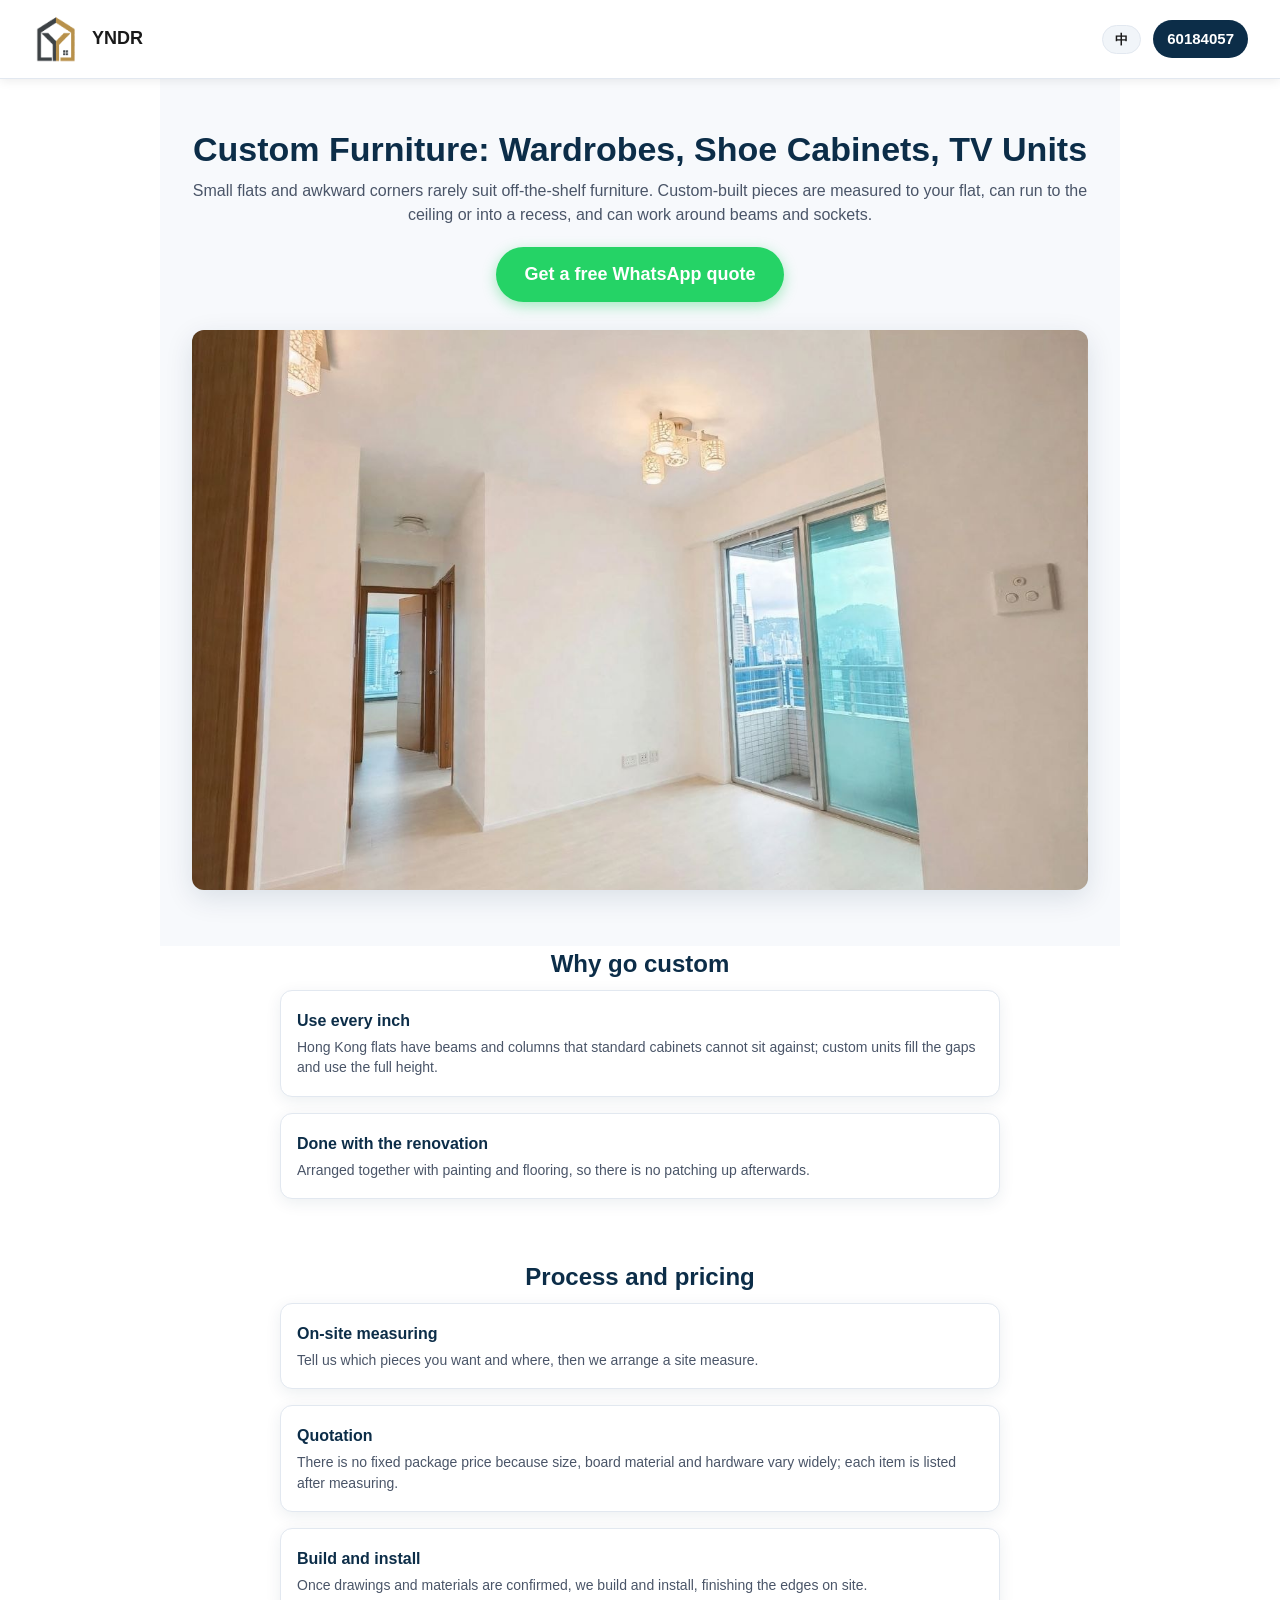
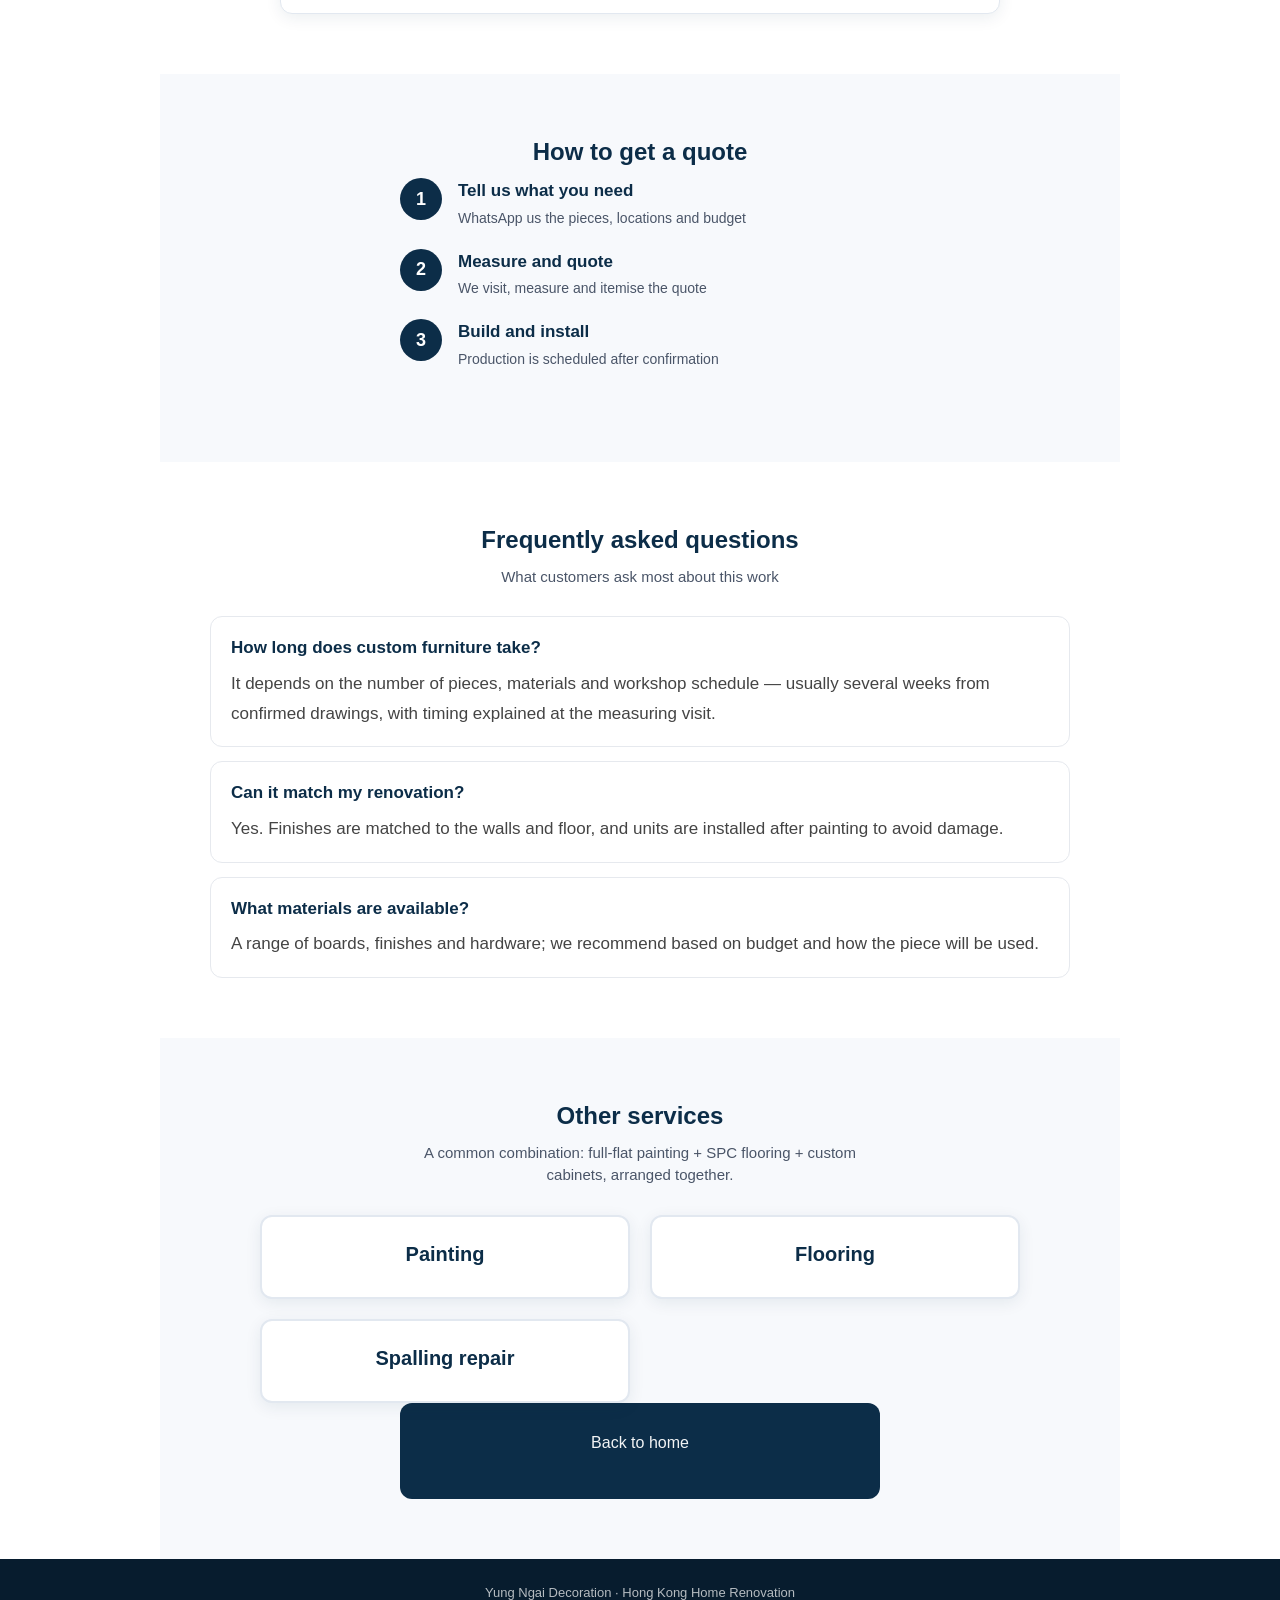
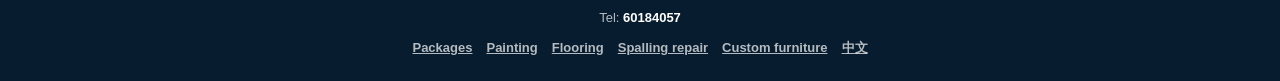
<file: en/custom-furniture.html>
<!DOCTYPE html>
<html lang="en-HK">
<head>
  <meta charset="UTF-8">
  <meta name="viewport" content="width=device-width, initial-scale=1.0, viewport-fit=cover">
  <meta name="description" content="Custom-built furniture in Hong Kong: wardrobes, shoe cabinets, TV units and platform beds, measured on site and built to your flat. Quoted by size and material, not a fixed package.">
  <link rel="canonical" href="https://yungngai.com/en/custom-furniture">
  <link rel="alternate" hreflang="en-HK" href="https://yungngai.com/en/custom-furniture">
  <link rel="alternate" hreflang="zh-HK" href="https://yungngai.com/custom-furniture">
  <link rel="alternate" hreflang="x-default" href="https://yungngai.com/custom-furniture">
  <title>Custom Furniture in Hong Kong | Yung Ngai Decoration</title>
  <link rel="icon" href="/images/logo.png" type="image/png">
  <meta name="theme-color" content="#0c2d48">
  <meta property="og:type" content="article">
  <meta property="og:site_name" content="Yung Ngai Decoration">
  <meta property="og:locale" content="en_HK">
  <meta property="og:locale:alternate" content="zh_HK">
  <meta property="og:title" content="Custom Furniture in Hong Kong | Yung Ngai Decoration">
  <meta property="og:description" content="Custom-built furniture in Hong Kong: wardrobes, shoe cabinets, TV units and platform beds, measured on site and built to your flat. Quoted by size and material, not a fixed package.">
  <meta property="og:url" content="https://yungngai.com/en/custom-furniture">
  <meta property="og:image" content="https://yungngai.com/images/case3-after.jpg">
  <meta name="twitter:card" content="summary_large_image">
  <style>
:root {
      --primary: #0c2d48;
      --primary-dark: #071c2e;
      --whatsapp: #25d366;
      --whatsapp-hover: #1ebe57;
      --price: #e85d04;
      --price-bg: #fff4e6;
      --bg: #ffffff;
      --bg-alt: #f7f9fc;
      --text: #1a1a1a;
      --text-muted: #4a5568;
      --border: #e2e8f0;
      --radius: 12px;
      --shadow: 0 4px 16px rgba(12, 45, 72, 0.08);
      --shadow-lg: 0 8px 28px rgba(12, 45, 72, 0.12);
    }

    * {
      margin: 0;
      padding: 0;
      box-sizing: border-box;
    }

    html {
      scroll-behavior: smooth;
    }

    body {
      font-family: -apple-system, BlinkMacSystemFont, "Segoe UI", "PingFang HK", "Helvetica Neue", Arial, sans-serif;
      background: var(--bg);
      color: var(--text);
      line-height: 1.5;
      font-size: 17px;
      -webkit-font-smoothing: antialiased;
    }

    img {
      max-width: 100%;
      display: block;
      height: auto;
    }

    a {
      text-decoration: none;
      color: inherit;
    }

    /* ========== 1. 頂部選單 ========== */
    .header {
      position: sticky;
      top: 0;
      z-index: 100;
      background: #ffffff;
      color: #333333;
      padding: 10px 16px;
      display: flex;
      align-items: center;
      justify-content: space-between;
      box-shadow: 0 2px 10px rgba(0,0,0,0.08);
      border-bottom: 1px solid var(--border);
    }

    .logo {
      display: flex;
      align-items: center;
      gap: 10px;
    }

    .logo-icon {
      width: 50px;
      height: 50px;
      overflow: hidden;
      flex-shrink: 0;
      border-radius: 6px;
    }

    .logo-icon img {
      width: auto;
      height: 61px;
      display: block;
      object-fit: cover;
      object-position: top center;
      margin-top: 0;
    }

    .logo-text {
      font-size: 18px;
      font-weight: 700;
      color: #1a1a1a;
      line-height: 1.2;
      white-space: nowrap;
      flex-shrink: 0;
    }

    @media (max-width: 400px) {
      .logo-text {
        font-size: 16px;
      }
    }

    .header-right {
      display: flex;
      align-items: center;
      gap: 12px;
    }

    .phone-btn {
      display: flex;
      align-items: center;
      gap: 6px;
      background: var(--primary);
      color: #fff;
      padding: 8px 14px;
      border-radius: 50px;
      font-size: 15px;
      font-weight: 600;
      transition: background 0.2s;
    }

    .phone-btn:hover,
    .phone-btn:active {
      background: var(--primary-dark);
    }

    .lang-btn {
      display: flex;
      align-items: center;
      justify-content: center;
      background: #f1f5f9;
      color: #1a1a1a;
      border: 1px solid var(--border);
      padding: 7px 12px;
      border-radius: 50px;
      font-size: 13px;
      font-weight: 700;
      cursor: pointer;
      transition: background 0.2s;
      white-space: nowrap;
      line-height: 1;
    }

    .lang-btn:hover,
    .lang-btn:active {
      background: #e2e8f0;
    }

    .nav-toggle {
      display: none; /* 單頁簡單，暫不用漢堡 */
    }

    /* ========== 2. Hero ========== */
    .hero {
      background: var(--bg-alt);
      padding: 28px 16px 36px;
      text-align: center;
    }

    .hero-title {
      font-size: 28px;
      font-weight: 800;
      color: var(--primary);
      line-height: 1.3;
      margin-bottom: 8px;
    }

    .hero-sub {
      font-size: 16px;
      color: var(--text-muted);
      margin-bottom: 20px;
    }

    .btn-whatsapp {
      display: inline-flex;
      align-items: center;
      justify-content: center;
      gap: 8px;
      background: var(--whatsapp);
      color: #fff;
      font-size: 18px;
      font-weight: 700;
      padding: 14px 28px;
      border-radius: 50px;
      box-shadow: 0 4px 14px rgba(37, 211, 102, 0.4);
      transition: background 0.2s, transform 0.15s;
      border: none;
      cursor: pointer;
    }

    .btn-whatsapp:hover,
    .btn-whatsapp:active {
      background: var(--whatsapp-hover);
      transform: translateY(-1px);
    }

    .btn-whatsapp svg {
      width: 22px;
      height: 22px;
      fill: currentColor;
    }

    .hero-img-wrap {
      margin-top: 28px;
      border-radius: var(--radius);
      overflow: hidden;
      box-shadow: var(--shadow-lg);
      background: #dce3eb;
      aspect-ratio: 16 / 10;
    }

    .hero-img-wrap img {
      width: 100%;
      height: 100%;
      object-fit: cover;
    }

    /* ========== 通用 section ========== */
    .section {
      padding: 40px 16px;
    }

    .section-alt {
      background: var(--bg-alt);
    }

    .section-title {
      font-size: 24px;
      font-weight: 800;
      color: var(--primary);
      text-align: center;
      margin-bottom: 8px;
    }

    .section-desc {
      text-align: center;
      color: var(--text-muted);
      font-size: 15px;
      margin-bottom: 28px;
      max-width: 480px;
      margin-left: auto;
      margin-right: auto;
    }

    /* ========== 3. 套餐價錢卡 ========== */
    .packages {
      display: grid;
      grid-template-columns: 1fr;
      gap: 18px;
      max-width: 480px;
      margin: 0 auto;
    }

    .package-card {
      background: #fff;
      border: 2px solid var(--border);
      border-radius: var(--radius);
      padding: 22px 18px;
      box-shadow: var(--shadow);
      position: relative;
    }

    .package-card.featured {
      border-color: var(--primary);
      box-shadow: var(--shadow-lg);
    }

    .package-badge {
      position: absolute;
      top: -12px;
      left: 50%;
      transform: translateX(-50%);
      background: var(--primary);
      color: #fff;
      font-size: 13px;
      font-weight: 700;
      padding: 4px 14px;
      border-radius: 50px;
    }

    .package-name {
      font-size: 20px;
      font-weight: 800;
      color: var(--primary);
      margin-bottom: 6px;
      text-align: center;
    }

    .package-price {
      text-align: center;
      margin-bottom: 14px;
    }

    .package-price .from {
      font-size: 14px;
      color: var(--text-muted);
    }

    .package-price .amount {
      font-size: 32px;
      font-weight: 800;
      color: var(--price);
      line-height: 1.1;
    }

    .package-price .unit {
      font-size: 14px;
      color: var(--text-muted);
    }

    .package-list {
      list-style: none;
      margin-bottom: 18px;
    }

    .package-list li {
      padding: 7px 0;
      border-bottom: 1px solid var(--border);
      font-size: 15px;
      color: var(--text);
      display: flex;
      align-items: flex-start;
      gap: 8px;
    }

    .package-list li:last-child {
      border-bottom: none;
    }

    .package-list li::before {
      content: "✓";
      color: var(--whatsapp);
      font-weight: 700;
      flex-shrink: 0;
    }

    .package-note {
      font-size: 13px;
      color: var(--text-muted);
      text-align: center;
      margin-top: 4px;
    }

    /* 加配服務橫欄 */
    .addon-bar {
      margin-top: 28px;
      max-width: 760px;
      margin-left: auto;
      margin-right: auto;
      background: #fff;
      border: 2px solid var(--border);
      border-radius: var(--radius);
      padding: 22px 18px;
      text-align: center;
      box-shadow: var(--shadow);
    }

    .addon-bar h3 {
      font-size: 18px;
      font-weight: 800;
      color: var(--primary);
      margin-bottom: 8px;
    }

    .addon-bar p {
      font-size: 15px;
      color: var(--text-muted);
      margin-bottom: 16px;
      line-height: 1.5;
      max-width: 520px;
      margin-left: auto;
      margin-right: auto;
    }

    .addon-bar .btn-whatsapp {
      font-size: 16px;
      padding: 12px 24px;
    }

    /* ========== 4. 案例區 ========== */
    .cases {
      display: flex;
      flex-direction: column;
      gap: 28px;
      max-width: 560px;
      margin: 0 auto;
    }

    .case-card {
      background: #fff;
      border-radius: var(--radius);
      overflow: hidden;
      box-shadow: var(--shadow);
      border: 1px solid var(--border);
    }

    .case-header {
      padding: 14px 16px 10px;
      background: var(--primary);
      color: #fff;
    }

    .case-title {
      font-size: 17px;
      font-weight: 700;
    }

    .case-meta {
      font-size: 13px;
      opacity: 0.85;
      margin-top: 2px;
    }

    .case-images {
      display: grid;
      grid-template-columns: 1fr 1fr;
      gap: 2px;
      background: #e2e8f0;
    }

    .case-img-box {
      position: relative;
      aspect-ratio: 4 / 3;
      background: #d0d7e0;
      overflow: hidden;
    }

    .case-img-box img {
      width: 100%;
      height: 100%;
      object-fit: cover;
    }

    .case-label {
      position: absolute;
      bottom: 8px;
      left: 8px;
      background: rgba(0,0,0,0.65);
      color: #fff;
      font-size: 12px;
      font-weight: 600;
      padding: 3px 8px;
      border-radius: 4px;
    }

    .case-desc {
      padding: 12px 16px 16px;
      font-size: 14px;
      color: var(--text-muted);
    }

    /* ========== 5. 點解揀我 ========== */
    .why-grid {
      display: grid;
      grid-template-columns: 1fr;
      gap: 16px;
      max-width: 560px;
      margin: 0 auto;
    }

    .why-item {
      background: #fff;
      border: 1px solid var(--border);
      border-radius: var(--radius);
      padding: 18px 16px;
      display: flex;
      gap: 14px;
      align-items: flex-start;
      box-shadow: var(--shadow);
    }

    .why-num {
      flex-shrink: 0;
      width: 36px;
      height: 36px;
      background: var(--primary);
      color: #fff;
      border-radius: 50%;
      display: flex;
      align-items: center;
      justify-content: center;
      font-weight: 800;
      font-size: 16px;
    }

    .why-content h3 {
      font-size: 16px;
      font-weight: 700;
      color: var(--primary);
      margin-bottom: 4px;
    }

    .why-content p {
      font-size: 14px;
      color: var(--text-muted);
      line-height: 1.45;
    }

    /* ========== 6. 報價流程 ========== */
    .steps {
      display: flex;
      flex-direction: column;
      gap: 20px;
      max-width: 480px;
      margin: 0 auto 32px;
      position: relative;
    }

    .step {
      display: flex;
      gap: 16px;
      align-items: flex-start;
      position: relative;
    }

    .step-num {
      flex-shrink: 0;
      width: 42px;
      height: 42px;
      background: var(--primary);
      color: #fff;
      border-radius: 50%;
      display: flex;
      align-items: center;
      justify-content: center;
      font-weight: 800;
      font-size: 18px;
      z-index: 1;
    }

    .step-content h3 {
      font-size: 17px;
      font-weight: 700;
      color: var(--primary);
      margin-bottom: 4px;
    }

    .step-content p {
      font-size: 14px;
      color: var(--text-muted);
    }

    .cta-box {
      text-align: center;
      padding: 28px 16px;
      background: var(--primary);
      border-radius: var(--radius);
      max-width: 480px;
      margin: 0 auto;
      color: #fff;
    }

    .cta-box p {
      font-size: 16px;
      margin-bottom: 16px;
      opacity: 0.95;
    }

    .cta-box .btn-whatsapp {
      font-size: 18px;
      padding: 15px 32px;
    }

    /* ========== Footer ========== */
    .footer {
      background: var(--primary-dark);
      color: rgba(255,255,255,0.7);
      text-align: center;
      padding: 24px 16px;
      font-size: 13px;
    }

    .footer a {
      color: #fff;
      font-weight: 600;
    }

    /* ========== 平板以上 ========== */
    @media (min-width: 640px) {
      .hero {
        padding: 40px 24px 48px;
      }

      .hero-title {
        font-size: 34px;
      }

      .section {
        padding: 52px 24px;
      }

      .why-grid {
        grid-template-columns: 1fr 1fr;
        max-width: 720px;
      }

      .cases {
        max-width: 720px;
      }
    }

    @media (min-width: 768px) {
      .packages {
        max-width: 760px;
        grid-template-columns: 1fr 1fr;
        gap: 20px;
      }

      .package-card {
        max-width: none;
      }
    }

    @media (min-width: 900px) {
      .header {
        padding: 14px 32px;
      }

      .hero {
        padding: 48px 32px 56px;
        max-width: 960px;
        margin: 0 auto;
      }

      .section {
        padding: 60px 32px;
        max-width: 960px;
        margin-left: auto;
        margin-right: auto;
      }

      .section-full {
        max-width: none;
        padding-left: 0;
        padding-right: 0;
      }

      .section-full .section-inner {
        max-width: 960px;
        margin: 0 auto;
        padding: 0 32px;
      }
    }
    /* 常見問題 */
    .faq-list { max-width: 860px; margin: 0 auto; display: grid; gap: 14px; }
    .faq-item { background: #fff; border: 1px solid #e6e9ee; border-radius: 12px; padding: 18px 20px; }
    .faq-item h3 { font-size: 17px; margin: 0 0 8px; color: var(--primary); }
    .faq-item p { margin: 0; color: #444; line-height: 1.75; }
    .footer-nav { margin-top: 10px; display: flex; flex-wrap: wrap; gap: 6px 14px; justify-content: center; }
    .footer-nav a { color: inherit; text-decoration: underline; font-size: 13px; }

/* service page internal links */
.package-link { margin-top: 10px; }
.package-link a { color: var(--primary); font-weight: 600; text-decoration: none; }
.package-link a:hover { text-decoration: underline; }
.packages a.package-card { transition: transform .15s ease, box-shadow .15s ease; }
.packages a.package-card:hover { transform: translateY(-2px); box-shadow: 0 8px 24px rgba(12,45,72,.12); }
  </style>
  <script type="application/ld+json">
{
  "@context": "https://schema.org",
  "@graph": [
    {
      "@type": "Service",
      "@id": "https://yungngai.com/en/custom-furniture#service",
      "name": "Custom Furniture: Wardrobes, Shoe Cabinets, TV Units",
      "serviceType": "Custom furniture",
      "url": "https://yungngai.com/en/custom-furniture",
      "description": "Custom-built furniture in Hong Kong: wardrobes, shoe cabinets, TV units and platform beds, measured on site and built to your flat. Quoted by size and material, not a fixed package.",
      "areaServed": {
        "@type": "AdministrativeArea",
        "name": "Hong Kong"
      },
      "provider": {
        "@type": "HomeAndConstructionBusiness",
        "@id": "https://yungngai.com/#business",
        "name": "Yung Ngai Decoration",
        "telephone": "+852-6018-4057",
        "url": "https://yungngai.com/en"
      },
      "inLanguage": "en-HK"
    },
    {
      "@type": "BreadcrumbList",
      "itemListElement": [
        {
          "@type": "ListItem",
          "position": 1,
          "name": "Home",
          "item": "https://yungngai.com/en"
        },
        {
          "@type": "ListItem",
          "position": 2,
          "name": "Custom furniture",
          "item": "https://yungngai.com/en/custom-furniture"
        }
      ]
    },
    {
      "@type": "FAQPage",
      "@id": "https://yungngai.com/en/custom-furniture#faq",
      "inLanguage": "en-HK",
      "mainEntity": [
        {
          "@type": "Question",
          "name": "How long does custom furniture take?",
          "acceptedAnswer": {
            "@type": "Answer",
            "text": "It depends on the number of pieces, materials and workshop schedule — usually several weeks from confirmed drawings, with timing explained at the measuring visit."
          }
        },
        {
          "@type": "Question",
          "name": "Can it match my renovation?",
          "acceptedAnswer": {
            "@type": "Answer",
            "text": "Yes. Finishes are matched to the walls and floor, and units are installed after painting to avoid damage."
          }
        },
        {
          "@type": "Question",
          "name": "What materials are available?",
          "acceptedAnswer": {
            "@type": "Answer",
            "text": "A range of boards, finishes and hardware; we recommend based on budget and how the piece will be used."
          }
        }
      ]
    }
  ]
}
  </script>
</head>
<body>

  <header class="header">
    <a class="logo" href="/en" style="text-decoration:none;color:inherit;">
      <div class="logo-icon"><img src="/images/logo.png" alt="Yung Ngai Decoration 標誌" width="360" height="302" decoding="async"></div>
      <span class="logo-text">YNDR</span>
    </a>
    <div class="header-right">
      <a href="/" class="lang-btn">中</a>
      <a href="tel:+85260184057" class="phone-btn">60184057</a>
    </div>
  </header>

  <section class="hero">
    <h1 class="hero-title">Custom Furniture: Wardrobes, Shoe Cabinets, TV Units</h1>
    <p class="hero-sub">Small flats and awkward corners rarely suit off-the-shelf furniture. Custom-built pieces are measured to your flat, can run to the ceiling or into a recess, and can work around beams and sockets.</p>
    <a href="https://wa.me/85260184057?text=Hi%2C%20I%20would%20like%20a%20quote%20for%20custom%20furniture%20in%20Hong%20Kong." class="btn-whatsapp" target="_blank" rel="noopener">
      <span>Get a free WhatsApp quote</span>
    </a>
    <div class="hero-img-wrap">
      <img src="/images/case3-after.jpg" alt="Custom Furniture: Wardrobes, Shoe Cabinets, TV Units" width="1280" height="966" fetchpriority="high" decoding="async">
    </div>
  </section>

    <div class="section" style="padding-top:0;">
      <h2 class="section-title">Why go custom</h2>
      <div class="why-grid" style="grid-template-columns:1fr;">
        <div class="why-item">
          <div class="why-content">
            <h3>Use every inch</h3>
            <p>Hong Kong flats have beams and columns that standard cabinets cannot sit against; custom units fill the gaps and use the full height.</p>
          </div>
        </div>
        <div class="why-item">
          <div class="why-content">
            <h3>Done with the renovation</h3>
            <p>Arranged together with painting and flooring, so there is no patching up afterwards.</p>
          </div>
        </div>
      </div>
    </div>
    <div class="section" style="padding-top:0;">
      <h2 class="section-title">Process and pricing</h2>
      <div class="why-grid" style="grid-template-columns:1fr;">
        <div class="why-item">
          <div class="why-content">
            <h3>On-site measuring</h3>
            <p>Tell us which pieces you want and where, then we arrange a site measure.</p>
          </div>
        </div>
        <div class="why-item">
          <div class="why-content">
            <h3>Quotation</h3>
            <p>There is no fixed package price because size, board material and hardware vary widely; each item is listed after measuring.</p>
          </div>
        </div>
        <div class="why-item">
          <div class="why-content">
            <h3>Build and install</h3>
            <p>Once drawings and materials are confirmed, we build and install, finishing the edges on site.</p>
          </div>
        </div>
      </div>
    </div>

  <section class="section section-alt">
    <h2 class="section-title">How to get a quote</h2>
    <div class="steps">
      <div class="step">
        <div class="step-num">1</div>
        <div class="step-content"><h3>Tell us what you need</h3><p>WhatsApp us the pieces, locations and budget</p></div>
      </div>
      <div class="step">
        <div class="step-num">2</div>
        <div class="step-content"><h3>Measure and quote</h3><p>We visit, measure and itemise the quote</p></div>
      </div>
      <div class="step">
        <div class="step-num">3</div>
        <div class="step-content"><h3>Build and install</h3><p>Production is scheduled after confirmation</p></div>
      </div>
    </div>
  </section>

  <section class="section" id="faq">
    <h2 class="section-title">Frequently asked questions</h2>
    <p class="section-desc">What customers ask most about this work</p>
    <div class="faq-list">
      <div class="faq-item">
        <h3>How long does custom furniture take?</h3>
        <p>It depends on the number of pieces, materials and workshop schedule — usually several weeks from confirmed drawings, with timing explained at the measuring visit.</p>
      </div>
      <div class="faq-item">
        <h3>Can it match my renovation?</h3>
        <p>Yes. Finishes are matched to the walls and floor, and units are installed after painting to avoid damage.</p>
      </div>
      <div class="faq-item">
        <h3>What materials are available?</h3>
        <p>A range of boards, finishes and hardware; we recommend based on budget and how the piece will be used.</p>
      </div>
    </div>
  </section>

  <section class="section section-alt">
    <h2 class="section-title">Other services</h2>
    <p class="section-desc">A common combination: full-flat painting + SPC flooring + custom cabinets, arranged together.</p>
    <div class="packages">
        <a class="package-card" href="/en/painting" style="text-decoration:none;color:inherit;display:block;"><div class="package-name">Painting</div></a>
        <a class="package-card" href="/en/flooring" style="text-decoration:none;color:inherit;display:block;"><div class="package-name">Flooring</div></a>
        <a class="package-card" href="/en/spalling" style="text-decoration:none;color:inherit;display:block;"><div class="package-name">Spalling repair</div></a>
    </div>
    <div class="cta-box">
      <p><a href="/en">Back to home</a></p>
    </div>
  </section>

  <footer class="footer">
    <p>Yung Ngai Decoration · Hong Kong Home Renovation</p>
    <p style="margin-top:6px;"><span>Tel: </span><a href="tel:+85260184057">60184057</a></p>
    <nav class="footer-nav" aria-label="Page navigation">
      <a href="/en#packages">Packages</a>
      <a href="/en/painting">Painting</a>
      <a href="/en/flooring">Flooring</a>
      <a href="/en/spalling">Spalling repair</a>
      <a href="/en/custom-furniture">Custom furniture</a>
      <a href="/">中文</a>
    </nav>
  </footer>
</body>
</html>
</file>
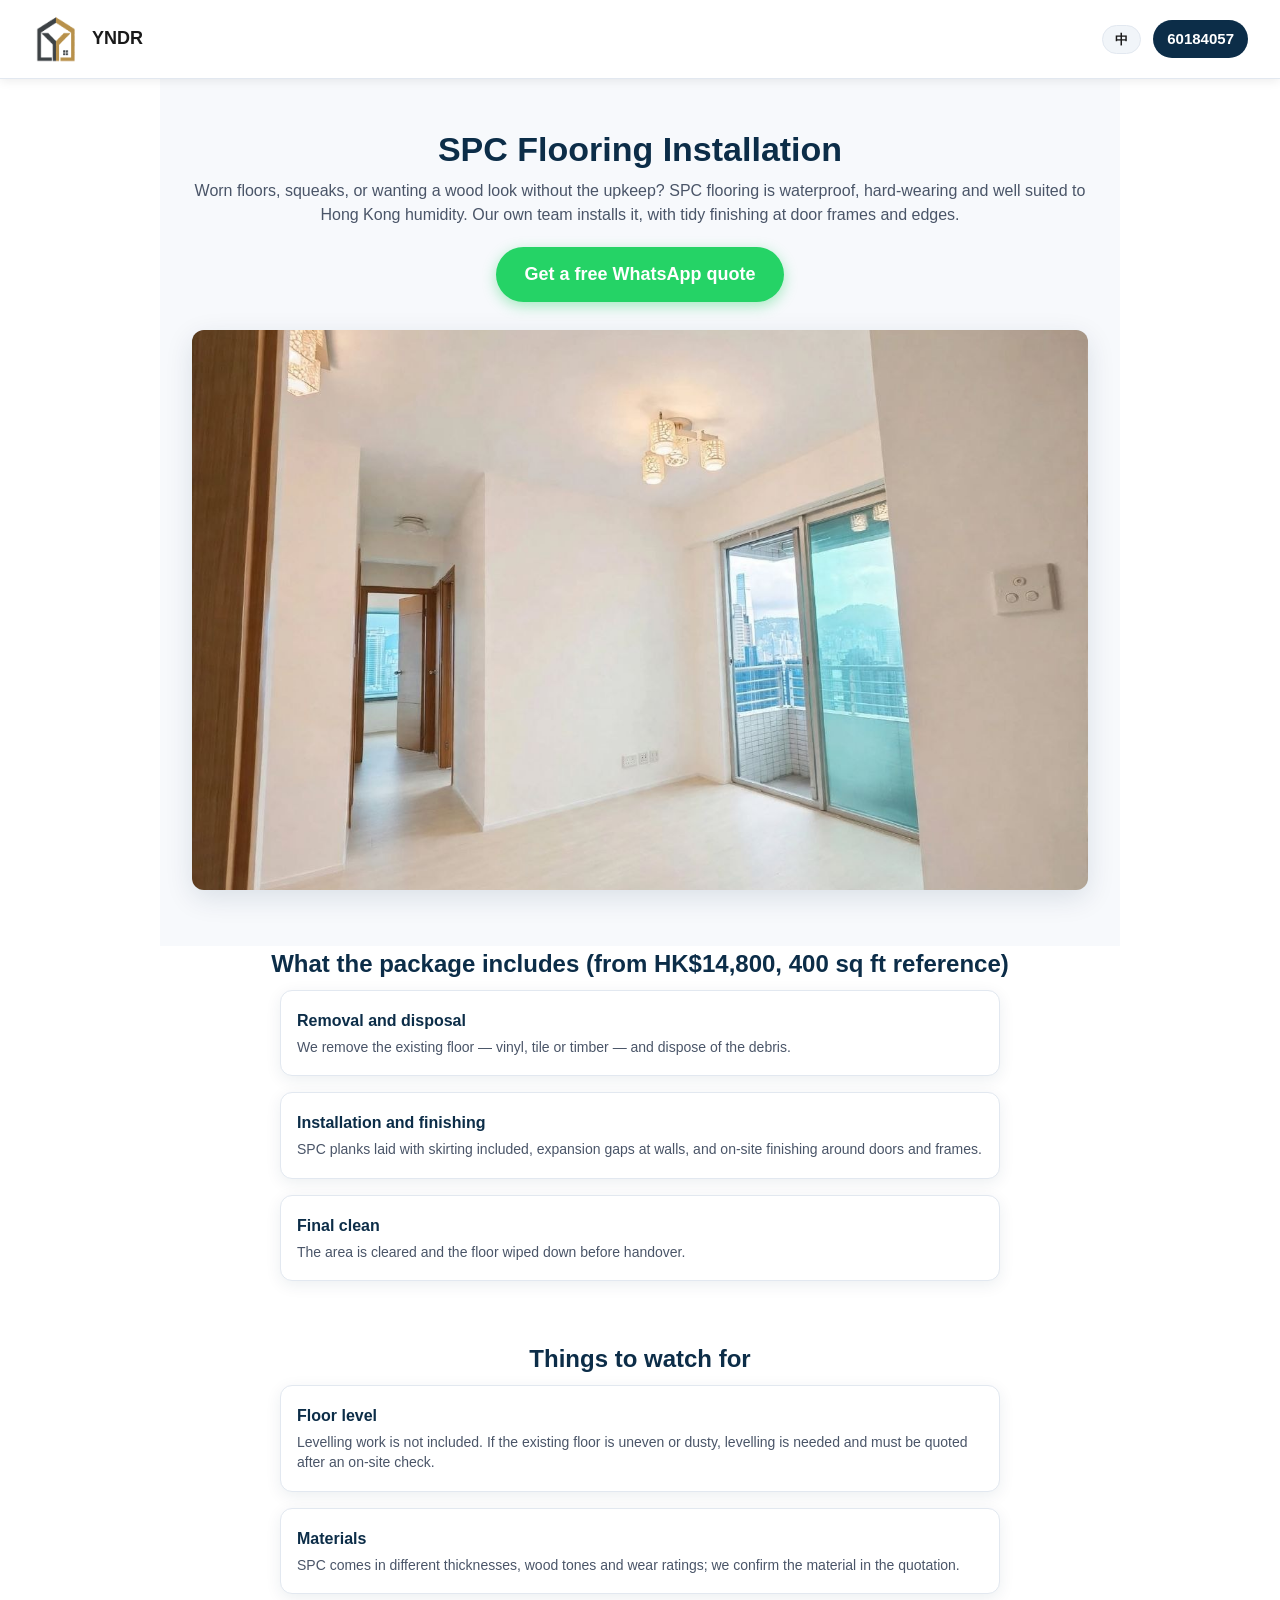
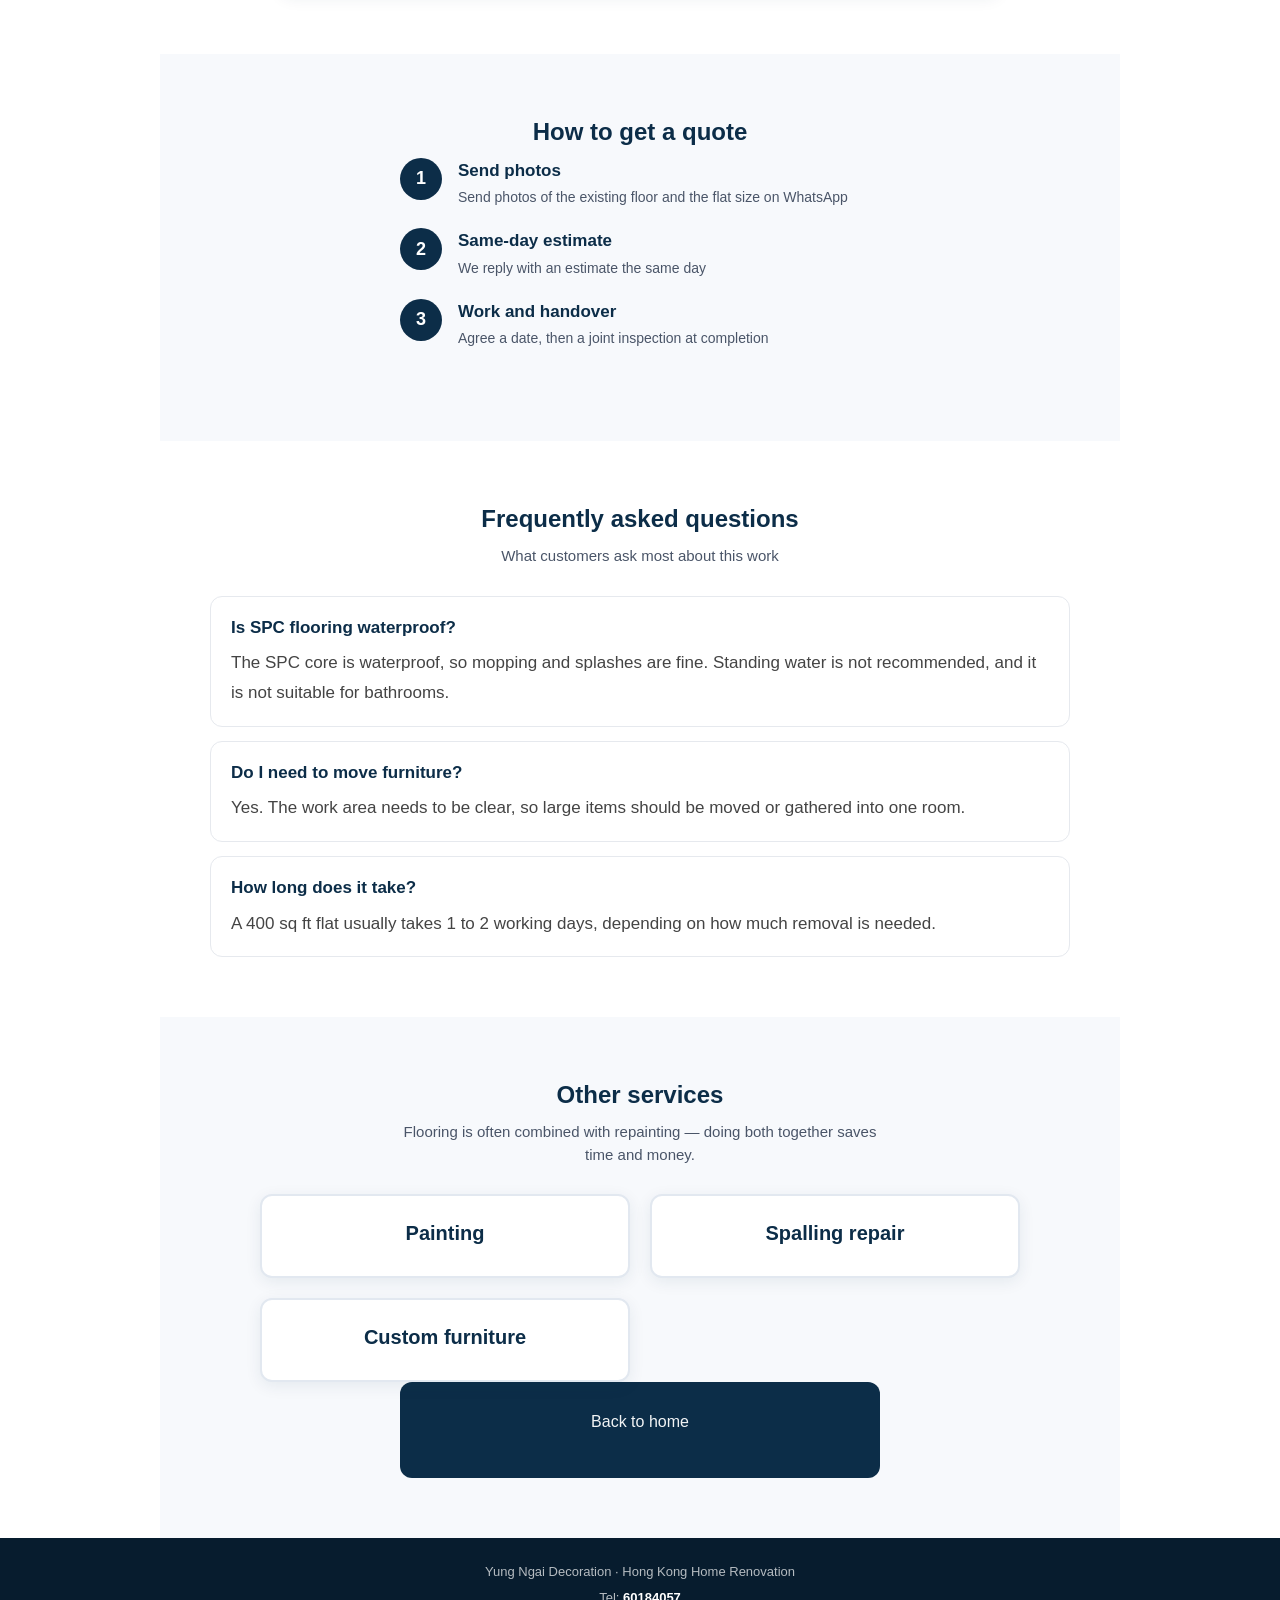
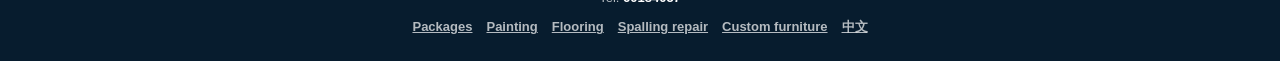
<file: en/flooring.html>
<!DOCTYPE html>
<html lang="en-HK">
<head>
  <meta charset="UTF-8">
  <meta name="viewport" content="width=device-width, initial-scale=1.0, viewport-fit=cover">
  <meta name="description" content="SPC vinyl flooring installation in Hong Kong from HK$14,800 (400 sq ft reference), including removal of the old floor, disposal, skirting and a final clean. Same-day WhatsApp estimate.">
  <link rel="canonical" href="https://yungngai.com/en/flooring">
  <link rel="alternate" hreflang="en-HK" href="https://yungngai.com/en/flooring">
  <link rel="alternate" hreflang="zh-HK" href="https://yungngai.com/flooring">
  <link rel="alternate" hreflang="x-default" href="https://yungngai.com/flooring">
  <title>SPC Flooring Installation in Hong Kong | Yung Ngai Decoration</title>
  <link rel="icon" href="/images/logo.png" type="image/png">
  <meta name="theme-color" content="#0c2d48">
  <meta property="og:type" content="article">
  <meta property="og:site_name" content="Yung Ngai Decoration">
  <meta property="og:locale" content="en_HK">
  <meta property="og:locale:alternate" content="zh_HK">
  <meta property="og:title" content="SPC Flooring Installation in Hong Kong | Yung Ngai Decoration">
  <meta property="og:description" content="SPC vinyl flooring installation in Hong Kong from HK$14,800 (400 sq ft reference), including removal of the old floor, disposal, skirting and a final clean. Same-day WhatsApp estimate.">
  <meta property="og:url" content="https://yungngai.com/en/flooring">
  <meta property="og:image" content="https://yungngai.com/images/case3-after.jpg">
  <meta name="twitter:card" content="summary_large_image">
  <style>
:root {
      --primary: #0c2d48;
      --primary-dark: #071c2e;
      --whatsapp: #25d366;
      --whatsapp-hover: #1ebe57;
      --price: #e85d04;
      --price-bg: #fff4e6;
      --bg: #ffffff;
      --bg-alt: #f7f9fc;
      --text: #1a1a1a;
      --text-muted: #4a5568;
      --border: #e2e8f0;
      --radius: 12px;
      --shadow: 0 4px 16px rgba(12, 45, 72, 0.08);
      --shadow-lg: 0 8px 28px rgba(12, 45, 72, 0.12);
    }

    * {
      margin: 0;
      padding: 0;
      box-sizing: border-box;
    }

    html {
      scroll-behavior: smooth;
    }

    body {
      font-family: -apple-system, BlinkMacSystemFont, "Segoe UI", "PingFang HK", "Helvetica Neue", Arial, sans-serif;
      background: var(--bg);
      color: var(--text);
      line-height: 1.5;
      font-size: 17px;
      -webkit-font-smoothing: antialiased;
    }

    img {
      max-width: 100%;
      display: block;
      height: auto;
    }

    a {
      text-decoration: none;
      color: inherit;
    }

    /* ========== 1. 頂部選單 ========== */
    .header {
      position: sticky;
      top: 0;
      z-index: 100;
      background: #ffffff;
      color: #333333;
      padding: 10px 16px;
      display: flex;
      align-items: center;
      justify-content: space-between;
      box-shadow: 0 2px 10px rgba(0,0,0,0.08);
      border-bottom: 1px solid var(--border);
    }

    .logo {
      display: flex;
      align-items: center;
      gap: 10px;
    }

    .logo-icon {
      width: 50px;
      height: 50px;
      overflow: hidden;
      flex-shrink: 0;
      border-radius: 6px;
    }

    .logo-icon img {
      width: auto;
      height: 61px;
      display: block;
      object-fit: cover;
      object-position: top center;
      margin-top: 0;
    }

    .logo-text {
      font-size: 18px;
      font-weight: 700;
      color: #1a1a1a;
      line-height: 1.2;
      white-space: nowrap;
      flex-shrink: 0;
    }

    @media (max-width: 400px) {
      .logo-text {
        font-size: 16px;
      }
    }

    .header-right {
      display: flex;
      align-items: center;
      gap: 12px;
    }

    .phone-btn {
      display: flex;
      align-items: center;
      gap: 6px;
      background: var(--primary);
      color: #fff;
      padding: 8px 14px;
      border-radius: 50px;
      font-size: 15px;
      font-weight: 600;
      transition: background 0.2s;
    }

    .phone-btn:hover,
    .phone-btn:active {
      background: var(--primary-dark);
    }

    .lang-btn {
      display: flex;
      align-items: center;
      justify-content: center;
      background: #f1f5f9;
      color: #1a1a1a;
      border: 1px solid var(--border);
      padding: 7px 12px;
      border-radius: 50px;
      font-size: 13px;
      font-weight: 700;
      cursor: pointer;
      transition: background 0.2s;
      white-space: nowrap;
      line-height: 1;
    }

    .lang-btn:hover,
    .lang-btn:active {
      background: #e2e8f0;
    }

    .nav-toggle {
      display: none; /* 單頁簡單，暫不用漢堡 */
    }

    /* ========== 2. Hero ========== */
    .hero {
      background: var(--bg-alt);
      padding: 28px 16px 36px;
      text-align: center;
    }

    .hero-title {
      font-size: 28px;
      font-weight: 800;
      color: var(--primary);
      line-height: 1.3;
      margin-bottom: 8px;
    }

    .hero-sub {
      font-size: 16px;
      color: var(--text-muted);
      margin-bottom: 20px;
    }

    .btn-whatsapp {
      display: inline-flex;
      align-items: center;
      justify-content: center;
      gap: 8px;
      background: var(--whatsapp);
      color: #fff;
      font-size: 18px;
      font-weight: 700;
      padding: 14px 28px;
      border-radius: 50px;
      box-shadow: 0 4px 14px rgba(37, 211, 102, 0.4);
      transition: background 0.2s, transform 0.15s;
      border: none;
      cursor: pointer;
    }

    .btn-whatsapp:hover,
    .btn-whatsapp:active {
      background: var(--whatsapp-hover);
      transform: translateY(-1px);
    }

    .btn-whatsapp svg {
      width: 22px;
      height: 22px;
      fill: currentColor;
    }

    .hero-img-wrap {
      margin-top: 28px;
      border-radius: var(--radius);
      overflow: hidden;
      box-shadow: var(--shadow-lg);
      background: #dce3eb;
      aspect-ratio: 16 / 10;
    }

    .hero-img-wrap img {
      width: 100%;
      height: 100%;
      object-fit: cover;
    }

    /* ========== 通用 section ========== */
    .section {
      padding: 40px 16px;
    }

    .section-alt {
      background: var(--bg-alt);
    }

    .section-title {
      font-size: 24px;
      font-weight: 800;
      color: var(--primary);
      text-align: center;
      margin-bottom: 8px;
    }

    .section-desc {
      text-align: center;
      color: var(--text-muted);
      font-size: 15px;
      margin-bottom: 28px;
      max-width: 480px;
      margin-left: auto;
      margin-right: auto;
    }

    /* ========== 3. 套餐價錢卡 ========== */
    .packages {
      display: grid;
      grid-template-columns: 1fr;
      gap: 18px;
      max-width: 480px;
      margin: 0 auto;
    }

    .package-card {
      background: #fff;
      border: 2px solid var(--border);
      border-radius: var(--radius);
      padding: 22px 18px;
      box-shadow: var(--shadow);
      position: relative;
    }

    .package-card.featured {
      border-color: var(--primary);
      box-shadow: var(--shadow-lg);
    }

    .package-badge {
      position: absolute;
      top: -12px;
      left: 50%;
      transform: translateX(-50%);
      background: var(--primary);
      color: #fff;
      font-size: 13px;
      font-weight: 700;
      padding: 4px 14px;
      border-radius: 50px;
    }

    .package-name {
      font-size: 20px;
      font-weight: 800;
      color: var(--primary);
      margin-bottom: 6px;
      text-align: center;
    }

    .package-price {
      text-align: center;
      margin-bottom: 14px;
    }

    .package-price .from {
      font-size: 14px;
      color: var(--text-muted);
    }

    .package-price .amount {
      font-size: 32px;
      font-weight: 800;
      color: var(--price);
      line-height: 1.1;
    }

    .package-price .unit {
      font-size: 14px;
      color: var(--text-muted);
    }

    .package-list {
      list-style: none;
      margin-bottom: 18px;
    }

    .package-list li {
      padding: 7px 0;
      border-bottom: 1px solid var(--border);
      font-size: 15px;
      color: var(--text);
      display: flex;
      align-items: flex-start;
      gap: 8px;
    }

    .package-list li:last-child {
      border-bottom: none;
    }

    .package-list li::before {
      content: "✓";
      color: var(--whatsapp);
      font-weight: 700;
      flex-shrink: 0;
    }

    .package-note {
      font-size: 13px;
      color: var(--text-muted);
      text-align: center;
      margin-top: 4px;
    }

    /* 加配服務橫欄 */
    .addon-bar {
      margin-top: 28px;
      max-width: 760px;
      margin-left: auto;
      margin-right: auto;
      background: #fff;
      border: 2px solid var(--border);
      border-radius: var(--radius);
      padding: 22px 18px;
      text-align: center;
      box-shadow: var(--shadow);
    }

    .addon-bar h3 {
      font-size: 18px;
      font-weight: 800;
      color: var(--primary);
      margin-bottom: 8px;
    }

    .addon-bar p {
      font-size: 15px;
      color: var(--text-muted);
      margin-bottom: 16px;
      line-height: 1.5;
      max-width: 520px;
      margin-left: auto;
      margin-right: auto;
    }

    .addon-bar .btn-whatsapp {
      font-size: 16px;
      padding: 12px 24px;
    }

    /* ========== 4. 案例區 ========== */
    .cases {
      display: flex;
      flex-direction: column;
      gap: 28px;
      max-width: 560px;
      margin: 0 auto;
    }

    .case-card {
      background: #fff;
      border-radius: var(--radius);
      overflow: hidden;
      box-shadow: var(--shadow);
      border: 1px solid var(--border);
    }

    .case-header {
      padding: 14px 16px 10px;
      background: var(--primary);
      color: #fff;
    }

    .case-title {
      font-size: 17px;
      font-weight: 700;
    }

    .case-meta {
      font-size: 13px;
      opacity: 0.85;
      margin-top: 2px;
    }

    .case-images {
      display: grid;
      grid-template-columns: 1fr 1fr;
      gap: 2px;
      background: #e2e8f0;
    }

    .case-img-box {
      position: relative;
      aspect-ratio: 4 / 3;
      background: #d0d7e0;
      overflow: hidden;
    }

    .case-img-box img {
      width: 100%;
      height: 100%;
      object-fit: cover;
    }

    .case-label {
      position: absolute;
      bottom: 8px;
      left: 8px;
      background: rgba(0,0,0,0.65);
      color: #fff;
      font-size: 12px;
      font-weight: 600;
      padding: 3px 8px;
      border-radius: 4px;
    }

    .case-desc {
      padding: 12px 16px 16px;
      font-size: 14px;
      color: var(--text-muted);
    }

    /* ========== 5. 點解揀我 ========== */
    .why-grid {
      display: grid;
      grid-template-columns: 1fr;
      gap: 16px;
      max-width: 560px;
      margin: 0 auto;
    }

    .why-item {
      background: #fff;
      border: 1px solid var(--border);
      border-radius: var(--radius);
      padding: 18px 16px;
      display: flex;
      gap: 14px;
      align-items: flex-start;
      box-shadow: var(--shadow);
    }

    .why-num {
      flex-shrink: 0;
      width: 36px;
      height: 36px;
      background: var(--primary);
      color: #fff;
      border-radius: 50%;
      display: flex;
      align-items: center;
      justify-content: center;
      font-weight: 800;
      font-size: 16px;
    }

    .why-content h3 {
      font-size: 16px;
      font-weight: 700;
      color: var(--primary);
      margin-bottom: 4px;
    }

    .why-content p {
      font-size: 14px;
      color: var(--text-muted);
      line-height: 1.45;
    }

    /* ========== 6. 報價流程 ========== */
    .steps {
      display: flex;
      flex-direction: column;
      gap: 20px;
      max-width: 480px;
      margin: 0 auto 32px;
      position: relative;
    }

    .step {
      display: flex;
      gap: 16px;
      align-items: flex-start;
      position: relative;
    }

    .step-num {
      flex-shrink: 0;
      width: 42px;
      height: 42px;
      background: var(--primary);
      color: #fff;
      border-radius: 50%;
      display: flex;
      align-items: center;
      justify-content: center;
      font-weight: 800;
      font-size: 18px;
      z-index: 1;
    }

    .step-content h3 {
      font-size: 17px;
      font-weight: 700;
      color: var(--primary);
      margin-bottom: 4px;
    }

    .step-content p {
      font-size: 14px;
      color: var(--text-muted);
    }

    .cta-box {
      text-align: center;
      padding: 28px 16px;
      background: var(--primary);
      border-radius: var(--radius);
      max-width: 480px;
      margin: 0 auto;
      color: #fff;
    }

    .cta-box p {
      font-size: 16px;
      margin-bottom: 16px;
      opacity: 0.95;
    }

    .cta-box .btn-whatsapp {
      font-size: 18px;
      padding: 15px 32px;
    }

    /* ========== Footer ========== */
    .footer {
      background: var(--primary-dark);
      color: rgba(255,255,255,0.7);
      text-align: center;
      padding: 24px 16px;
      font-size: 13px;
    }

    .footer a {
      color: #fff;
      font-weight: 600;
    }

    /* ========== 平板以上 ========== */
    @media (min-width: 640px) {
      .hero {
        padding: 40px 24px 48px;
      }

      .hero-title {
        font-size: 34px;
      }

      .section {
        padding: 52px 24px;
      }

      .why-grid {
        grid-template-columns: 1fr 1fr;
        max-width: 720px;
      }

      .cases {
        max-width: 720px;
      }
    }

    @media (min-width: 768px) {
      .packages {
        max-width: 760px;
        grid-template-columns: 1fr 1fr;
        gap: 20px;
      }

      .package-card {
        max-width: none;
      }
    }

    @media (min-width: 900px) {
      .header {
        padding: 14px 32px;
      }

      .hero {
        padding: 48px 32px 56px;
        max-width: 960px;
        margin: 0 auto;
      }

      .section {
        padding: 60px 32px;
        max-width: 960px;
        margin-left: auto;
        margin-right: auto;
      }

      .section-full {
        max-width: none;
        padding-left: 0;
        padding-right: 0;
      }

      .section-full .section-inner {
        max-width: 960px;
        margin: 0 auto;
        padding: 0 32px;
      }
    }
    /* 常見問題 */
    .faq-list { max-width: 860px; margin: 0 auto; display: grid; gap: 14px; }
    .faq-item { background: #fff; border: 1px solid #e6e9ee; border-radius: 12px; padding: 18px 20px; }
    .faq-item h3 { font-size: 17px; margin: 0 0 8px; color: var(--primary); }
    .faq-item p { margin: 0; color: #444; line-height: 1.75; }
    .footer-nav { margin-top: 10px; display: flex; flex-wrap: wrap; gap: 6px 14px; justify-content: center; }
    .footer-nav a { color: inherit; text-decoration: underline; font-size: 13px; }

/* service page internal links */
.package-link { margin-top: 10px; }
.package-link a { color: var(--primary); font-weight: 600; text-decoration: none; }
.package-link a:hover { text-decoration: underline; }
.packages a.package-card { transition: transform .15s ease, box-shadow .15s ease; }
.packages a.package-card:hover { transform: translateY(-2px); box-shadow: 0 8px 24px rgba(12,45,72,.12); }
  </style>
  <script type="application/ld+json">
{
  "@context": "https://schema.org",
  "@graph": [
    {
      "@type": "Service",
      "@id": "https://yungngai.com/en/flooring#service",
      "name": "SPC Flooring Installation",
      "serviceType": "Flooring",
      "url": "https://yungngai.com/en/flooring",
      "description": "SPC vinyl flooring installation in Hong Kong from HK$14,800 (400 sq ft reference), including removal of the old floor, disposal, skirting and a final clean. Same-day WhatsApp estimate.",
      "areaServed": {
        "@type": "AdministrativeArea",
        "name": "Hong Kong"
      },
      "provider": {
        "@type": "HomeAndConstructionBusiness",
        "@id": "https://yungngai.com/#business",
        "name": "Yung Ngai Decoration",
        "telephone": "+852-6018-4057",
        "url": "https://yungngai.com/en"
      },
      "inLanguage": "en-HK"
    },
    {
      "@type": "BreadcrumbList",
      "itemListElement": [
        {
          "@type": "ListItem",
          "position": 1,
          "name": "Home",
          "item": "https://yungngai.com/en"
        },
        {
          "@type": "ListItem",
          "position": 2,
          "name": "Flooring",
          "item": "https://yungngai.com/en/flooring"
        }
      ]
    },
    {
      "@type": "FAQPage",
      "@id": "https://yungngai.com/en/flooring#faq",
      "inLanguage": "en-HK",
      "mainEntity": [
        {
          "@type": "Question",
          "name": "Is SPC flooring waterproof?",
          "acceptedAnswer": {
            "@type": "Answer",
            "text": "The SPC core is waterproof, so mopping and splashes are fine. Standing water is not recommended, and it is not suitable for bathrooms."
          }
        },
        {
          "@type": "Question",
          "name": "Do I need to move furniture?",
          "acceptedAnswer": {
            "@type": "Answer",
            "text": "Yes. The work area needs to be clear, so large items should be moved or gathered into one room."
          }
        },
        {
          "@type": "Question",
          "name": "How long does it take?",
          "acceptedAnswer": {
            "@type": "Answer",
            "text": "A 400 sq ft flat usually takes 1 to 2 working days, depending on how much removal is needed."
          }
        }
      ]
    }
  ]
}
  </script>
</head>
<body>

  <header class="header">
    <a class="logo" href="/en" style="text-decoration:none;color:inherit;">
      <div class="logo-icon"><img src="/images/logo.png" alt="Yung Ngai Decoration 標誌" width="360" height="302" decoding="async"></div>
      <span class="logo-text">YNDR</span>
    </a>
    <div class="header-right">
      <a href="/" class="lang-btn">中</a>
      <a href="tel:+85260184057" class="phone-btn">60184057</a>
    </div>
  </header>

  <section class="hero">
    <h1 class="hero-title">SPC Flooring Installation</h1>
    <p class="hero-sub">Worn floors, squeaks, or wanting a wood look without the upkeep? SPC flooring is waterproof, hard-wearing and well suited to Hong Kong humidity. Our own team installs it, with tidy finishing at door frames and edges.</p>
    <a href="https://wa.me/85260184057?text=Hi%2C%20I%20would%20like%20a%20quote%20for%20flooring%20in%20Hong%20Kong." class="btn-whatsapp" target="_blank" rel="noopener">
      <span>Get a free WhatsApp quote</span>
    </a>
    <div class="hero-img-wrap">
      <img src="/images/case3-after.jpg" alt="SPC Flooring Installation" width="1280" height="966" fetchpriority="high" decoding="async">
    </div>
  </section>

    <div class="section" style="padding-top:0;">
      <h2 class="section-title">What the package includes (from HK$14,800, 400 sq ft reference)</h2>
      <div class="why-grid" style="grid-template-columns:1fr;">
        <div class="why-item">
          <div class="why-content">
            <h3>Removal and disposal</h3>
            <p>We remove the existing floor — vinyl, tile or timber — and dispose of the debris.</p>
          </div>
        </div>
        <div class="why-item">
          <div class="why-content">
            <h3>Installation and finishing</h3>
            <p>SPC planks laid with skirting included, expansion gaps at walls, and on-site finishing around doors and frames.</p>
          </div>
        </div>
        <div class="why-item">
          <div class="why-content">
            <h3>Final clean</h3>
            <p>The area is cleared and the floor wiped down before handover.</p>
          </div>
        </div>
      </div>
    </div>
    <div class="section" style="padding-top:0;">
      <h2 class="section-title">Things to watch for</h2>
      <div class="why-grid" style="grid-template-columns:1fr;">
        <div class="why-item">
          <div class="why-content">
            <h3>Floor level</h3>
            <p>Levelling work is not included. If the existing floor is uneven or dusty, levelling is needed and must be quoted after an on-site check.</p>
          </div>
        </div>
        <div class="why-item">
          <div class="why-content">
            <h3>Materials</h3>
            <p>SPC comes in different thicknesses, wood tones and wear ratings; we confirm the material in the quotation.</p>
          </div>
        </div>
      </div>
    </div>

  <section class="section section-alt">
    <h2 class="section-title">How to get a quote</h2>
    <div class="steps">
      <div class="step">
        <div class="step-num">1</div>
        <div class="step-content"><h3>Send photos</h3><p>Send photos of the existing floor and the flat size on WhatsApp</p></div>
      </div>
      <div class="step">
        <div class="step-num">2</div>
        <div class="step-content"><h3>Same-day estimate</h3><p>We reply with an estimate the same day</p></div>
      </div>
      <div class="step">
        <div class="step-num">3</div>
        <div class="step-content"><h3>Work and handover</h3><p>Agree a date, then a joint inspection at completion</p></div>
      </div>
    </div>
  </section>

  <section class="section" id="faq">
    <h2 class="section-title">Frequently asked questions</h2>
    <p class="section-desc">What customers ask most about this work</p>
    <div class="faq-list">
      <div class="faq-item">
        <h3>Is SPC flooring waterproof?</h3>
        <p>The SPC core is waterproof, so mopping and splashes are fine. Standing water is not recommended, and it is not suitable for bathrooms.</p>
      </div>
      <div class="faq-item">
        <h3>Do I need to move furniture?</h3>
        <p>Yes. The work area needs to be clear, so large items should be moved or gathered into one room.</p>
      </div>
      <div class="faq-item">
        <h3>How long does it take?</h3>
        <p>A 400 sq ft flat usually takes 1 to 2 working days, depending on how much removal is needed.</p>
      </div>
    </div>
  </section>

  <section class="section section-alt">
    <h2 class="section-title">Other services</h2>
    <p class="section-desc">Flooring is often combined with repainting — doing both together saves time and money.</p>
    <div class="packages">
        <a class="package-card" href="/en/painting" style="text-decoration:none;color:inherit;display:block;"><div class="package-name">Painting</div></a>
        <a class="package-card" href="/en/spalling" style="text-decoration:none;color:inherit;display:block;"><div class="package-name">Spalling repair</div></a>
        <a class="package-card" href="/en/custom-furniture" style="text-decoration:none;color:inherit;display:block;"><div class="package-name">Custom furniture</div></a>
    </div>
    <div class="cta-box">
      <p><a href="/en">Back to home</a></p>
    </div>
  </section>

  <footer class="footer">
    <p>Yung Ngai Decoration · Hong Kong Home Renovation</p>
    <p style="margin-top:6px;"><span>Tel: </span><a href="tel:+85260184057">60184057</a></p>
    <nav class="footer-nav" aria-label="Page navigation">
      <a href="/en#packages">Packages</a>
      <a href="/en/painting">Painting</a>
      <a href="/en/flooring">Flooring</a>
      <a href="/en/spalling">Spalling repair</a>
      <a href="/en/custom-furniture">Custom furniture</a>
      <a href="/">中文</a>
    </nav>
  </footer>
</body>
</html>
</file>
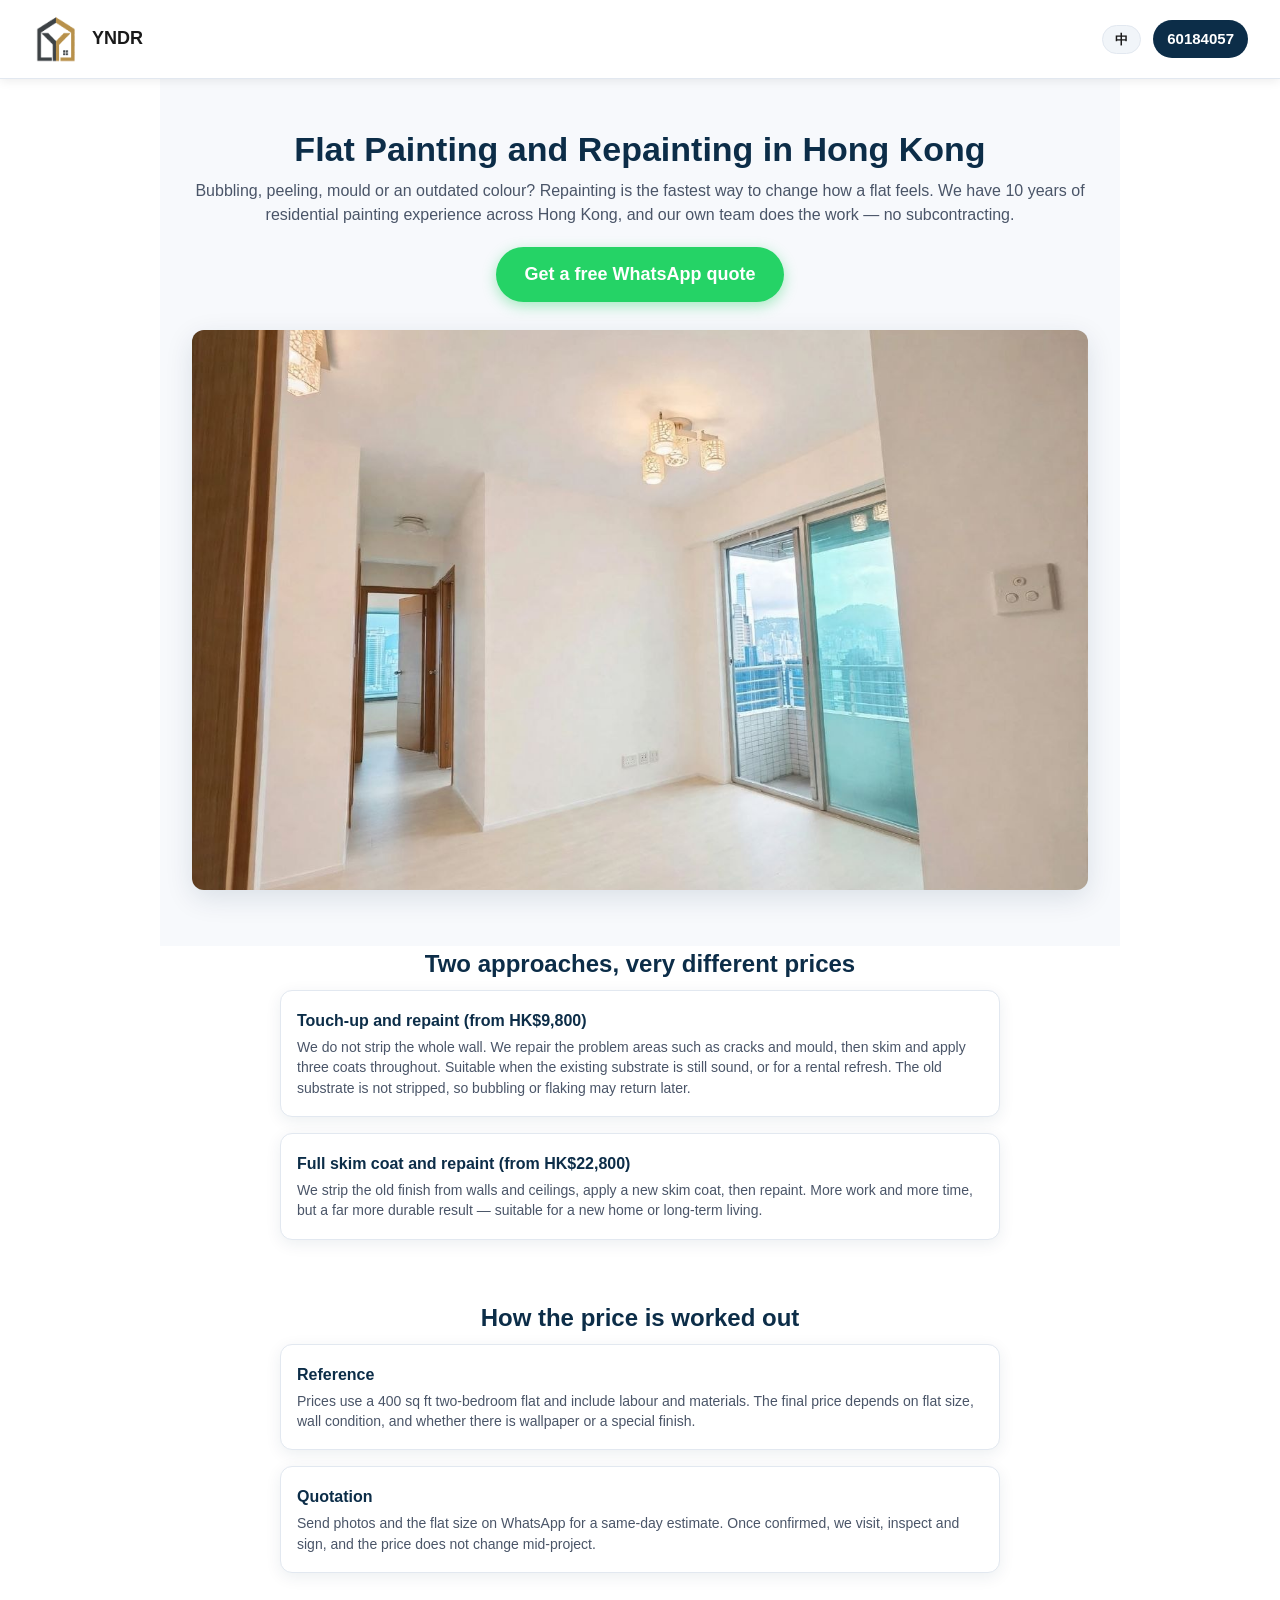
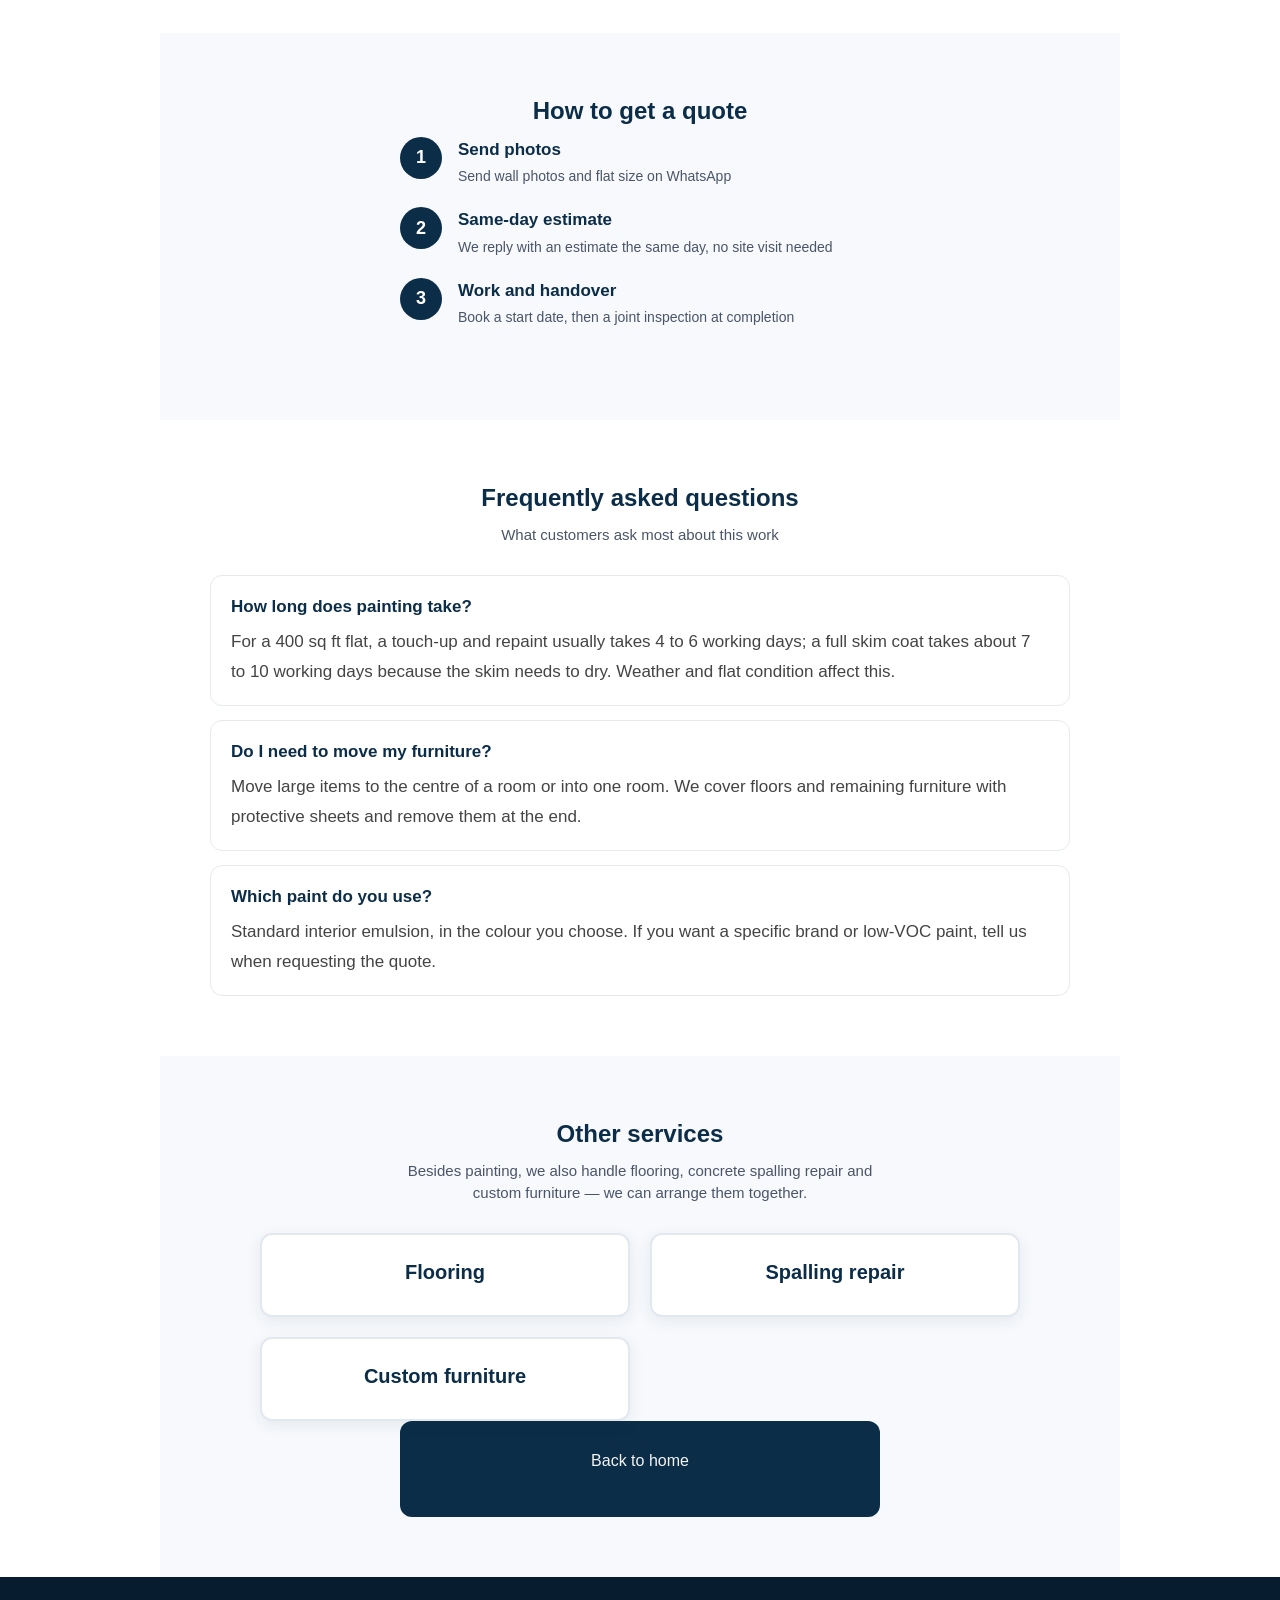
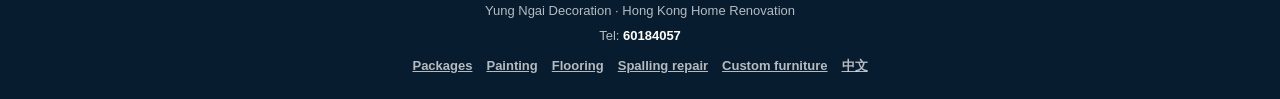
<file: en/painting.html>
<!DOCTYPE html>
<html lang="en-HK">
<head>
  <meta charset="UTF-8">
  <meta name="viewport" content="width=device-width, initial-scale=1.0, viewport-fit=cover">
  <meta name="description" content="Hong Kong flat repainting: touch-up and repaint from HK$9,800, full skim coat and repaint from HK$22,800 (400 sq ft reference). Our own team, same-day WhatsApp estimate.">
  <link rel="canonical" href="https://yungngai.com/en/painting">
  <link rel="alternate" hreflang="en-HK" href="https://yungngai.com/en/painting">
  <link rel="alternate" hreflang="zh-HK" href="https://yungngai.com/painting">
  <link rel="alternate" hreflang="x-default" href="https://yungngai.com/painting">
  <title>Painting & Repainting in Hong Kong | Yung Ngai Decoration</title>
  <link rel="icon" href="/images/logo.png" type="image/png">
  <meta name="theme-color" content="#0c2d48">
  <meta property="og:type" content="article">
  <meta property="og:site_name" content="Yung Ngai Decoration">
  <meta property="og:locale" content="en_HK">
  <meta property="og:locale:alternate" content="zh_HK">
  <meta property="og:title" content="Painting & Repainting in Hong Kong | Yung Ngai Decoration">
  <meta property="og:description" content="Hong Kong flat repainting: touch-up and repaint from HK$9,800, full skim coat and repaint from HK$22,800 (400 sq ft reference). Our own team, same-day WhatsApp estimate.">
  <meta property="og:url" content="https://yungngai.com/en/painting">
  <meta property="og:image" content="https://yungngai.com/images/case3-after.jpg">
  <meta name="twitter:card" content="summary_large_image">
  <style>
:root {
      --primary: #0c2d48;
      --primary-dark: #071c2e;
      --whatsapp: #25d366;
      --whatsapp-hover: #1ebe57;
      --price: #e85d04;
      --price-bg: #fff4e6;
      --bg: #ffffff;
      --bg-alt: #f7f9fc;
      --text: #1a1a1a;
      --text-muted: #4a5568;
      --border: #e2e8f0;
      --radius: 12px;
      --shadow: 0 4px 16px rgba(12, 45, 72, 0.08);
      --shadow-lg: 0 8px 28px rgba(12, 45, 72, 0.12);
    }

    * {
      margin: 0;
      padding: 0;
      box-sizing: border-box;
    }

    html {
      scroll-behavior: smooth;
    }

    body {
      font-family: -apple-system, BlinkMacSystemFont, "Segoe UI", "PingFang HK", "Helvetica Neue", Arial, sans-serif;
      background: var(--bg);
      color: var(--text);
      line-height: 1.5;
      font-size: 17px;
      -webkit-font-smoothing: antialiased;
    }

    img {
      max-width: 100%;
      display: block;
      height: auto;
    }

    a {
      text-decoration: none;
      color: inherit;
    }

    /* ========== 1. 頂部選單 ========== */
    .header {
      position: sticky;
      top: 0;
      z-index: 100;
      background: #ffffff;
      color: #333333;
      padding: 10px 16px;
      display: flex;
      align-items: center;
      justify-content: space-between;
      box-shadow: 0 2px 10px rgba(0,0,0,0.08);
      border-bottom: 1px solid var(--border);
    }

    .logo {
      display: flex;
      align-items: center;
      gap: 10px;
    }

    .logo-icon {
      width: 50px;
      height: 50px;
      overflow: hidden;
      flex-shrink: 0;
      border-radius: 6px;
    }

    .logo-icon img {
      width: auto;
      height: 61px;
      display: block;
      object-fit: cover;
      object-position: top center;
      margin-top: 0;
    }

    .logo-text {
      font-size: 18px;
      font-weight: 700;
      color: #1a1a1a;
      line-height: 1.2;
      white-space: nowrap;
      flex-shrink: 0;
    }

    @media (max-width: 400px) {
      .logo-text {
        font-size: 16px;
      }
    }

    .header-right {
      display: flex;
      align-items: center;
      gap: 12px;
    }

    .phone-btn {
      display: flex;
      align-items: center;
      gap: 6px;
      background: var(--primary);
      color: #fff;
      padding: 8px 14px;
      border-radius: 50px;
      font-size: 15px;
      font-weight: 600;
      transition: background 0.2s;
    }

    .phone-btn:hover,
    .phone-btn:active {
      background: var(--primary-dark);
    }

    .lang-btn {
      display: flex;
      align-items: center;
      justify-content: center;
      background: #f1f5f9;
      color: #1a1a1a;
      border: 1px solid var(--border);
      padding: 7px 12px;
      border-radius: 50px;
      font-size: 13px;
      font-weight: 700;
      cursor: pointer;
      transition: background 0.2s;
      white-space: nowrap;
      line-height: 1;
    }

    .lang-btn:hover,
    .lang-btn:active {
      background: #e2e8f0;
    }

    .nav-toggle {
      display: none; /* 單頁簡單，暫不用漢堡 */
    }

    /* ========== 2. Hero ========== */
    .hero {
      background: var(--bg-alt);
      padding: 28px 16px 36px;
      text-align: center;
    }

    .hero-title {
      font-size: 28px;
      font-weight: 800;
      color: var(--primary);
      line-height: 1.3;
      margin-bottom: 8px;
    }

    .hero-sub {
      font-size: 16px;
      color: var(--text-muted);
      margin-bottom: 20px;
    }

    .btn-whatsapp {
      display: inline-flex;
      align-items: center;
      justify-content: center;
      gap: 8px;
      background: var(--whatsapp);
      color: #fff;
      font-size: 18px;
      font-weight: 700;
      padding: 14px 28px;
      border-radius: 50px;
      box-shadow: 0 4px 14px rgba(37, 211, 102, 0.4);
      transition: background 0.2s, transform 0.15s;
      border: none;
      cursor: pointer;
    }

    .btn-whatsapp:hover,
    .btn-whatsapp:active {
      background: var(--whatsapp-hover);
      transform: translateY(-1px);
    }

    .btn-whatsapp svg {
      width: 22px;
      height: 22px;
      fill: currentColor;
    }

    .hero-img-wrap {
      margin-top: 28px;
      border-radius: var(--radius);
      overflow: hidden;
      box-shadow: var(--shadow-lg);
      background: #dce3eb;
      aspect-ratio: 16 / 10;
    }

    .hero-img-wrap img {
      width: 100%;
      height: 100%;
      object-fit: cover;
    }

    /* ========== 通用 section ========== */
    .section {
      padding: 40px 16px;
    }

    .section-alt {
      background: var(--bg-alt);
    }

    .section-title {
      font-size: 24px;
      font-weight: 800;
      color: var(--primary);
      text-align: center;
      margin-bottom: 8px;
    }

    .section-desc {
      text-align: center;
      color: var(--text-muted);
      font-size: 15px;
      margin-bottom: 28px;
      max-width: 480px;
      margin-left: auto;
      margin-right: auto;
    }

    /* ========== 3. 套餐價錢卡 ========== */
    .packages {
      display: grid;
      grid-template-columns: 1fr;
      gap: 18px;
      max-width: 480px;
      margin: 0 auto;
    }

    .package-card {
      background: #fff;
      border: 2px solid var(--border);
      border-radius: var(--radius);
      padding: 22px 18px;
      box-shadow: var(--shadow);
      position: relative;
    }

    .package-card.featured {
      border-color: var(--primary);
      box-shadow: var(--shadow-lg);
    }

    .package-badge {
      position: absolute;
      top: -12px;
      left: 50%;
      transform: translateX(-50%);
      background: var(--primary);
      color: #fff;
      font-size: 13px;
      font-weight: 700;
      padding: 4px 14px;
      border-radius: 50px;
    }

    .package-name {
      font-size: 20px;
      font-weight: 800;
      color: var(--primary);
      margin-bottom: 6px;
      text-align: center;
    }

    .package-price {
      text-align: center;
      margin-bottom: 14px;
    }

    .package-price .from {
      font-size: 14px;
      color: var(--text-muted);
    }

    .package-price .amount {
      font-size: 32px;
      font-weight: 800;
      color: var(--price);
      line-height: 1.1;
    }

    .package-price .unit {
      font-size: 14px;
      color: var(--text-muted);
    }

    .package-list {
      list-style: none;
      margin-bottom: 18px;
    }

    .package-list li {
      padding: 7px 0;
      border-bottom: 1px solid var(--border);
      font-size: 15px;
      color: var(--text);
      display: flex;
      align-items: flex-start;
      gap: 8px;
    }

    .package-list li:last-child {
      border-bottom: none;
    }

    .package-list li::before {
      content: "✓";
      color: var(--whatsapp);
      font-weight: 700;
      flex-shrink: 0;
    }

    .package-note {
      font-size: 13px;
      color: var(--text-muted);
      text-align: center;
      margin-top: 4px;
    }

    /* 加配服務橫欄 */
    .addon-bar {
      margin-top: 28px;
      max-width: 760px;
      margin-left: auto;
      margin-right: auto;
      background: #fff;
      border: 2px solid var(--border);
      border-radius: var(--radius);
      padding: 22px 18px;
      text-align: center;
      box-shadow: var(--shadow);
    }

    .addon-bar h3 {
      font-size: 18px;
      font-weight: 800;
      color: var(--primary);
      margin-bottom: 8px;
    }

    .addon-bar p {
      font-size: 15px;
      color: var(--text-muted);
      margin-bottom: 16px;
      line-height: 1.5;
      max-width: 520px;
      margin-left: auto;
      margin-right: auto;
    }

    .addon-bar .btn-whatsapp {
      font-size: 16px;
      padding: 12px 24px;
    }

    /* ========== 4. 案例區 ========== */
    .cases {
      display: flex;
      flex-direction: column;
      gap: 28px;
      max-width: 560px;
      margin: 0 auto;
    }

    .case-card {
      background: #fff;
      border-radius: var(--radius);
      overflow: hidden;
      box-shadow: var(--shadow);
      border: 1px solid var(--border);
    }

    .case-header {
      padding: 14px 16px 10px;
      background: var(--primary);
      color: #fff;
    }

    .case-title {
      font-size: 17px;
      font-weight: 700;
    }

    .case-meta {
      font-size: 13px;
      opacity: 0.85;
      margin-top: 2px;
    }

    .case-images {
      display: grid;
      grid-template-columns: 1fr 1fr;
      gap: 2px;
      background: #e2e8f0;
    }

    .case-img-box {
      position: relative;
      aspect-ratio: 4 / 3;
      background: #d0d7e0;
      overflow: hidden;
    }

    .case-img-box img {
      width: 100%;
      height: 100%;
      object-fit: cover;
    }

    .case-label {
      position: absolute;
      bottom: 8px;
      left: 8px;
      background: rgba(0,0,0,0.65);
      color: #fff;
      font-size: 12px;
      font-weight: 600;
      padding: 3px 8px;
      border-radius: 4px;
    }

    .case-desc {
      padding: 12px 16px 16px;
      font-size: 14px;
      color: var(--text-muted);
    }

    /* ========== 5. 點解揀我 ========== */
    .why-grid {
      display: grid;
      grid-template-columns: 1fr;
      gap: 16px;
      max-width: 560px;
      margin: 0 auto;
    }

    .why-item {
      background: #fff;
      border: 1px solid var(--border);
      border-radius: var(--radius);
      padding: 18px 16px;
      display: flex;
      gap: 14px;
      align-items: flex-start;
      box-shadow: var(--shadow);
    }

    .why-num {
      flex-shrink: 0;
      width: 36px;
      height: 36px;
      background: var(--primary);
      color: #fff;
      border-radius: 50%;
      display: flex;
      align-items: center;
      justify-content: center;
      font-weight: 800;
      font-size: 16px;
    }

    .why-content h3 {
      font-size: 16px;
      font-weight: 700;
      color: var(--primary);
      margin-bottom: 4px;
    }

    .why-content p {
      font-size: 14px;
      color: var(--text-muted);
      line-height: 1.45;
    }

    /* ========== 6. 報價流程 ========== */
    .steps {
      display: flex;
      flex-direction: column;
      gap: 20px;
      max-width: 480px;
      margin: 0 auto 32px;
      position: relative;
    }

    .step {
      display: flex;
      gap: 16px;
      align-items: flex-start;
      position: relative;
    }

    .step-num {
      flex-shrink: 0;
      width: 42px;
      height: 42px;
      background: var(--primary);
      color: #fff;
      border-radius: 50%;
      display: flex;
      align-items: center;
      justify-content: center;
      font-weight: 800;
      font-size: 18px;
      z-index: 1;
    }

    .step-content h3 {
      font-size: 17px;
      font-weight: 700;
      color: var(--primary);
      margin-bottom: 4px;
    }

    .step-content p {
      font-size: 14px;
      color: var(--text-muted);
    }

    .cta-box {
      text-align: center;
      padding: 28px 16px;
      background: var(--primary);
      border-radius: var(--radius);
      max-width: 480px;
      margin: 0 auto;
      color: #fff;
    }

    .cta-box p {
      font-size: 16px;
      margin-bottom: 16px;
      opacity: 0.95;
    }

    .cta-box .btn-whatsapp {
      font-size: 18px;
      padding: 15px 32px;
    }

    /* ========== Footer ========== */
    .footer {
      background: var(--primary-dark);
      color: rgba(255,255,255,0.7);
      text-align: center;
      padding: 24px 16px;
      font-size: 13px;
    }

    .footer a {
      color: #fff;
      font-weight: 600;
    }

    /* ========== 平板以上 ========== */
    @media (min-width: 640px) {
      .hero {
        padding: 40px 24px 48px;
      }

      .hero-title {
        font-size: 34px;
      }

      .section {
        padding: 52px 24px;
      }

      .why-grid {
        grid-template-columns: 1fr 1fr;
        max-width: 720px;
      }

      .cases {
        max-width: 720px;
      }
    }

    @media (min-width: 768px) {
      .packages {
        max-width: 760px;
        grid-template-columns: 1fr 1fr;
        gap: 20px;
      }

      .package-card {
        max-width: none;
      }
    }

    @media (min-width: 900px) {
      .header {
        padding: 14px 32px;
      }

      .hero {
        padding: 48px 32px 56px;
        max-width: 960px;
        margin: 0 auto;
      }

      .section {
        padding: 60px 32px;
        max-width: 960px;
        margin-left: auto;
        margin-right: auto;
      }

      .section-full {
        max-width: none;
        padding-left: 0;
        padding-right: 0;
      }

      .section-full .section-inner {
        max-width: 960px;
        margin: 0 auto;
        padding: 0 32px;
      }
    }
    /* 常見問題 */
    .faq-list { max-width: 860px; margin: 0 auto; display: grid; gap: 14px; }
    .faq-item { background: #fff; border: 1px solid #e6e9ee; border-radius: 12px; padding: 18px 20px; }
    .faq-item h3 { font-size: 17px; margin: 0 0 8px; color: var(--primary); }
    .faq-item p { margin: 0; color: #444; line-height: 1.75; }
    .footer-nav { margin-top: 10px; display: flex; flex-wrap: wrap; gap: 6px 14px; justify-content: center; }
    .footer-nav a { color: inherit; text-decoration: underline; font-size: 13px; }

/* service page internal links */
.package-link { margin-top: 10px; }
.package-link a { color: var(--primary); font-weight: 600; text-decoration: none; }
.package-link a:hover { text-decoration: underline; }
.packages a.package-card { transition: transform .15s ease, box-shadow .15s ease; }
.packages a.package-card:hover { transform: translateY(-2px); box-shadow: 0 8px 24px rgba(12,45,72,.12); }
  </style>
  <script type="application/ld+json">
{
  "@context": "https://schema.org",
  "@graph": [
    {
      "@type": "Service",
      "@id": "https://yungngai.com/en/painting#service",
      "name": "Flat Painting and Repainting in Hong Kong",
      "serviceType": "Painting",
      "url": "https://yungngai.com/en/painting",
      "description": "Hong Kong flat repainting: touch-up and repaint from HK$9,800, full skim coat and repaint from HK$22,800 (400 sq ft reference). Our own team, same-day WhatsApp estimate.",
      "areaServed": {
        "@type": "AdministrativeArea",
        "name": "Hong Kong"
      },
      "provider": {
        "@type": "HomeAndConstructionBusiness",
        "@id": "https://yungngai.com/#business",
        "name": "Yung Ngai Decoration",
        "telephone": "+852-6018-4057",
        "url": "https://yungngai.com/en"
      },
      "inLanguage": "en-HK"
    },
    {
      "@type": "BreadcrumbList",
      "itemListElement": [
        {
          "@type": "ListItem",
          "position": 1,
          "name": "Home",
          "item": "https://yungngai.com/en"
        },
        {
          "@type": "ListItem",
          "position": 2,
          "name": "Painting",
          "item": "https://yungngai.com/en/painting"
        }
      ]
    },
    {
      "@type": "FAQPage",
      "@id": "https://yungngai.com/en/painting#faq",
      "inLanguage": "en-HK",
      "mainEntity": [
        {
          "@type": "Question",
          "name": "How long does painting take?",
          "acceptedAnswer": {
            "@type": "Answer",
            "text": "For a 400 sq ft flat, a touch-up and repaint usually takes 4 to 6 working days; a full skim coat takes about 7 to 10 working days because the skim needs to dry. Weather and flat condition affect this."
          }
        },
        {
          "@type": "Question",
          "name": "Do I need to move my furniture?",
          "acceptedAnswer": {
            "@type": "Answer",
            "text": "Move large items to the centre of a room or into one room. We cover floors and remaining furniture with protective sheets and remove them at the end."
          }
        },
        {
          "@type": "Question",
          "name": "Which paint do you use?",
          "acceptedAnswer": {
            "@type": "Answer",
            "text": "Standard interior emulsion, in the colour you choose. If you want a specific brand or low-VOC paint, tell us when requesting the quote."
          }
        }
      ]
    }
  ]
}
  </script>
</head>
<body>

  <header class="header">
    <a class="logo" href="/en" style="text-decoration:none;color:inherit;">
      <div class="logo-icon"><img src="/images/logo.png" alt="Yung Ngai Decoration 標誌" width="360" height="302" decoding="async"></div>
      <span class="logo-text">YNDR</span>
    </a>
    <div class="header-right">
      <a href="/" class="lang-btn">中</a>
      <a href="tel:+85260184057" class="phone-btn">60184057</a>
    </div>
  </header>

  <section class="hero">
    <h1 class="hero-title">Flat Painting and Repainting in Hong Kong</h1>
    <p class="hero-sub">Bubbling, peeling, mould or an outdated colour? Repainting is the fastest way to change how a flat feels. We have 10 years of residential painting experience across Hong Kong, and our own team does the work — no subcontracting.</p>
    <a href="https://wa.me/85260184057?text=Hi%2C%20I%20would%20like%20a%20quote%20for%20painting%20in%20Hong%20Kong." class="btn-whatsapp" target="_blank" rel="noopener">
      <span>Get a free WhatsApp quote</span>
    </a>
    <div class="hero-img-wrap">
      <img src="/images/case3-after.jpg" alt="Flat Painting and Repainting in Hong Kong" width="1280" height="966" fetchpriority="high" decoding="async">
    </div>
  </section>

    <div class="section" style="padding-top:0;">
      <h2 class="section-title">Two approaches, very different prices</h2>
      <div class="why-grid" style="grid-template-columns:1fr;">
        <div class="why-item">
          <div class="why-content">
            <h3>Touch-up and repaint (from HK$9,800)</h3>
            <p>We do not strip the whole wall. We repair the problem areas such as cracks and mould, then skim and apply three coats throughout. Suitable when the existing substrate is still sound, or for a rental refresh. The old substrate is not stripped, so bubbling or flaking may return later.</p>
          </div>
        </div>
        <div class="why-item">
          <div class="why-content">
            <h3>Full skim coat and repaint (from HK$22,800)</h3>
            <p>We strip the old finish from walls and ceilings, apply a new skim coat, then repaint. More work and more time, but a far more durable result — suitable for a new home or long-term living.</p>
          </div>
        </div>
      </div>
    </div>
    <div class="section" style="padding-top:0;">
      <h2 class="section-title">How the price is worked out</h2>
      <div class="why-grid" style="grid-template-columns:1fr;">
        <div class="why-item">
          <div class="why-content">
            <h3>Reference</h3>
            <p>Prices use a 400 sq ft two-bedroom flat and include labour and materials. The final price depends on flat size, wall condition, and whether there is wallpaper or a special finish.</p>
          </div>
        </div>
        <div class="why-item">
          <div class="why-content">
            <h3>Quotation</h3>
            <p>Send photos and the flat size on WhatsApp for a same-day estimate. Once confirmed, we visit, inspect and sign, and the price does not change mid-project.</p>
          </div>
        </div>
      </div>
    </div>

  <section class="section section-alt">
    <h2 class="section-title">How to get a quote</h2>
    <div class="steps">
      <div class="step">
        <div class="step-num">1</div>
        <div class="step-content"><h3>Send photos</h3><p>Send wall photos and flat size on WhatsApp</p></div>
      </div>
      <div class="step">
        <div class="step-num">2</div>
        <div class="step-content"><h3>Same-day estimate</h3><p>We reply with an estimate the same day, no site visit needed</p></div>
      </div>
      <div class="step">
        <div class="step-num">3</div>
        <div class="step-content"><h3>Work and handover</h3><p>Book a start date, then a joint inspection at completion</p></div>
      </div>
    </div>
  </section>

  <section class="section" id="faq">
    <h2 class="section-title">Frequently asked questions</h2>
    <p class="section-desc">What customers ask most about this work</p>
    <div class="faq-list">
      <div class="faq-item">
        <h3>How long does painting take?</h3>
        <p>For a 400 sq ft flat, a touch-up and repaint usually takes 4 to 6 working days; a full skim coat takes about 7 to 10 working days because the skim needs to dry. Weather and flat condition affect this.</p>
      </div>
      <div class="faq-item">
        <h3>Do I need to move my furniture?</h3>
        <p>Move large items to the centre of a room or into one room. We cover floors and remaining furniture with protective sheets and remove them at the end.</p>
      </div>
      <div class="faq-item">
        <h3>Which paint do you use?</h3>
        <p>Standard interior emulsion, in the colour you choose. If you want a specific brand or low-VOC paint, tell us when requesting the quote.</p>
      </div>
    </div>
  </section>

  <section class="section section-alt">
    <h2 class="section-title">Other services</h2>
    <p class="section-desc">Besides painting, we also handle flooring, concrete spalling repair and custom furniture — we can arrange them together.</p>
    <div class="packages">
        <a class="package-card" href="/en/flooring" style="text-decoration:none;color:inherit;display:block;"><div class="package-name">Flooring</div></a>
        <a class="package-card" href="/en/spalling" style="text-decoration:none;color:inherit;display:block;"><div class="package-name">Spalling repair</div></a>
        <a class="package-card" href="/en/custom-furniture" style="text-decoration:none;color:inherit;display:block;"><div class="package-name">Custom furniture</div></a>
    </div>
    <div class="cta-box">
      <p><a href="/en">Back to home</a></p>
    </div>
  </section>

  <footer class="footer">
    <p>Yung Ngai Decoration · Hong Kong Home Renovation</p>
    <p style="margin-top:6px;"><span>Tel: </span><a href="tel:+85260184057">60184057</a></p>
    <nav class="footer-nav" aria-label="Page navigation">
      <a href="/en#packages">Packages</a>
      <a href="/en/painting">Painting</a>
      <a href="/en/flooring">Flooring</a>
      <a href="/en/spalling">Spalling repair</a>
      <a href="/en/custom-furniture">Custom furniture</a>
      <a href="/">中文</a>
    </nav>
  </footer>
</body>
</html>
</file>
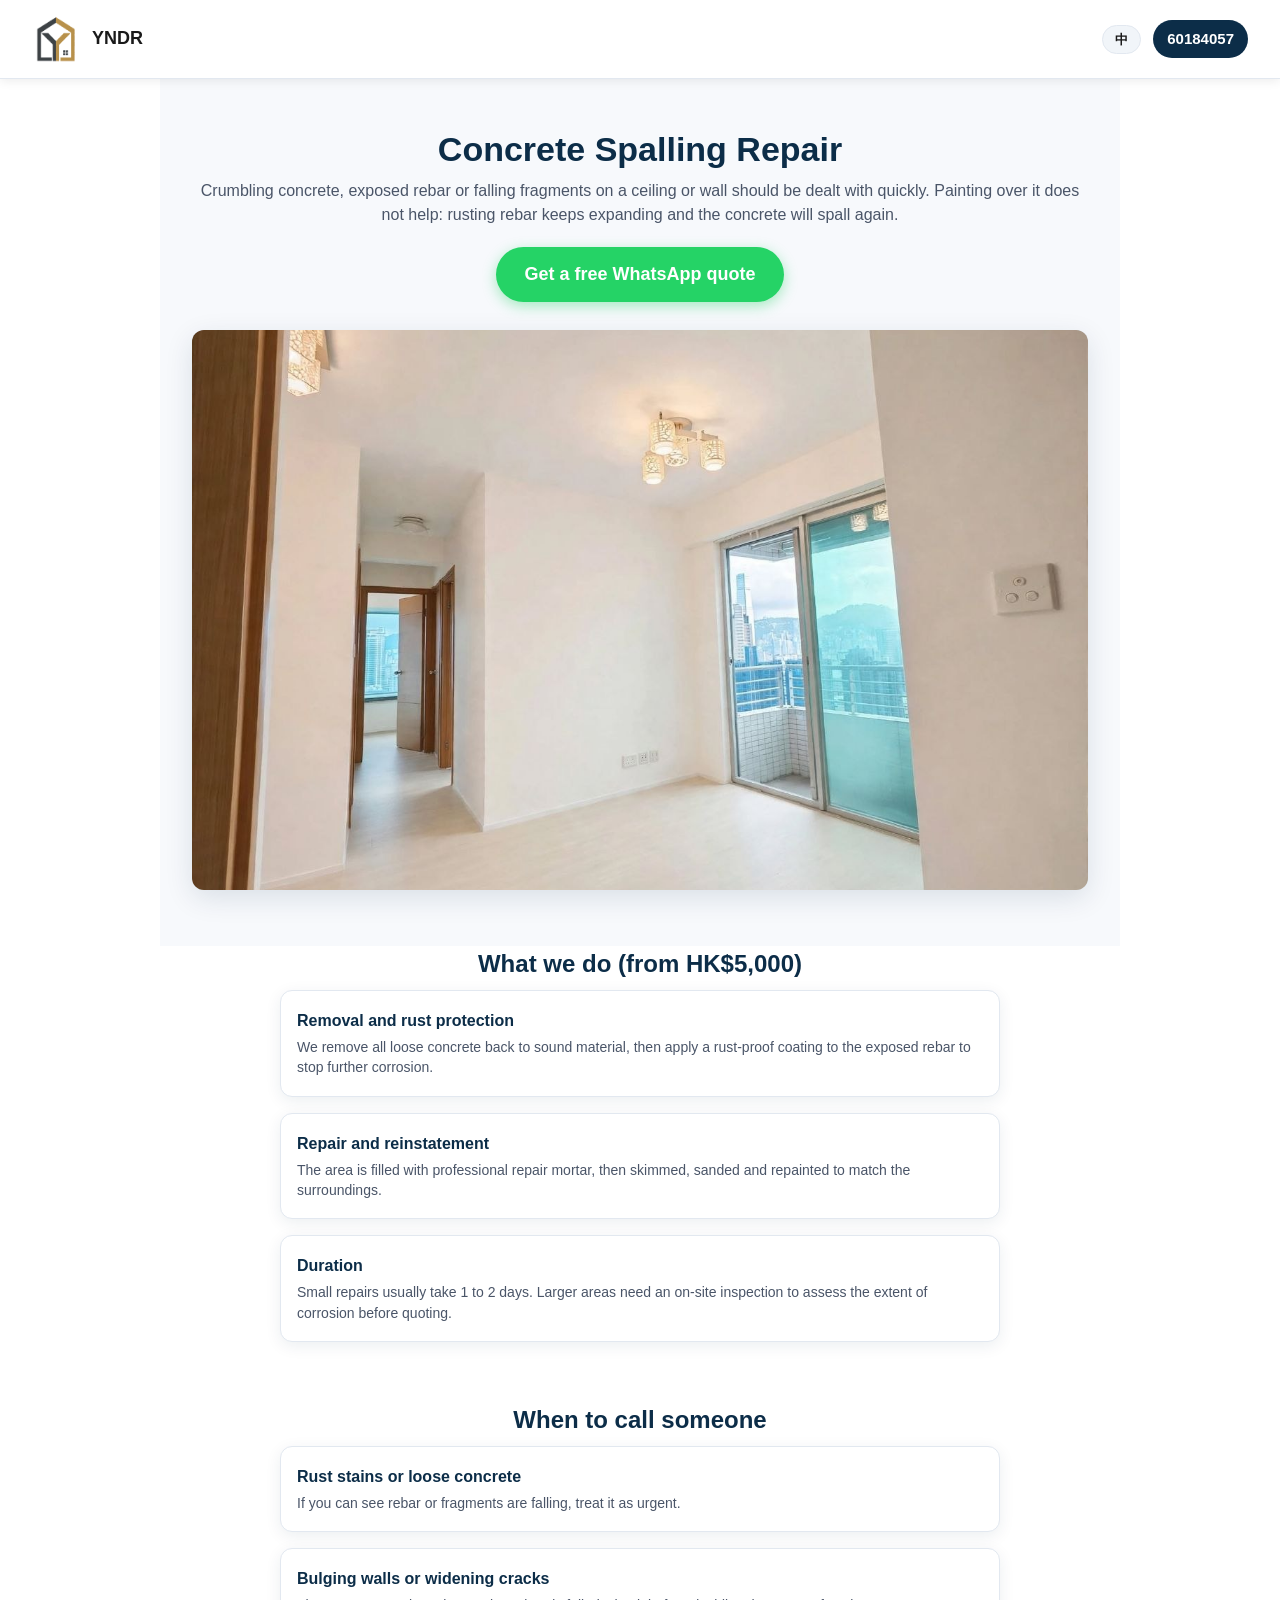
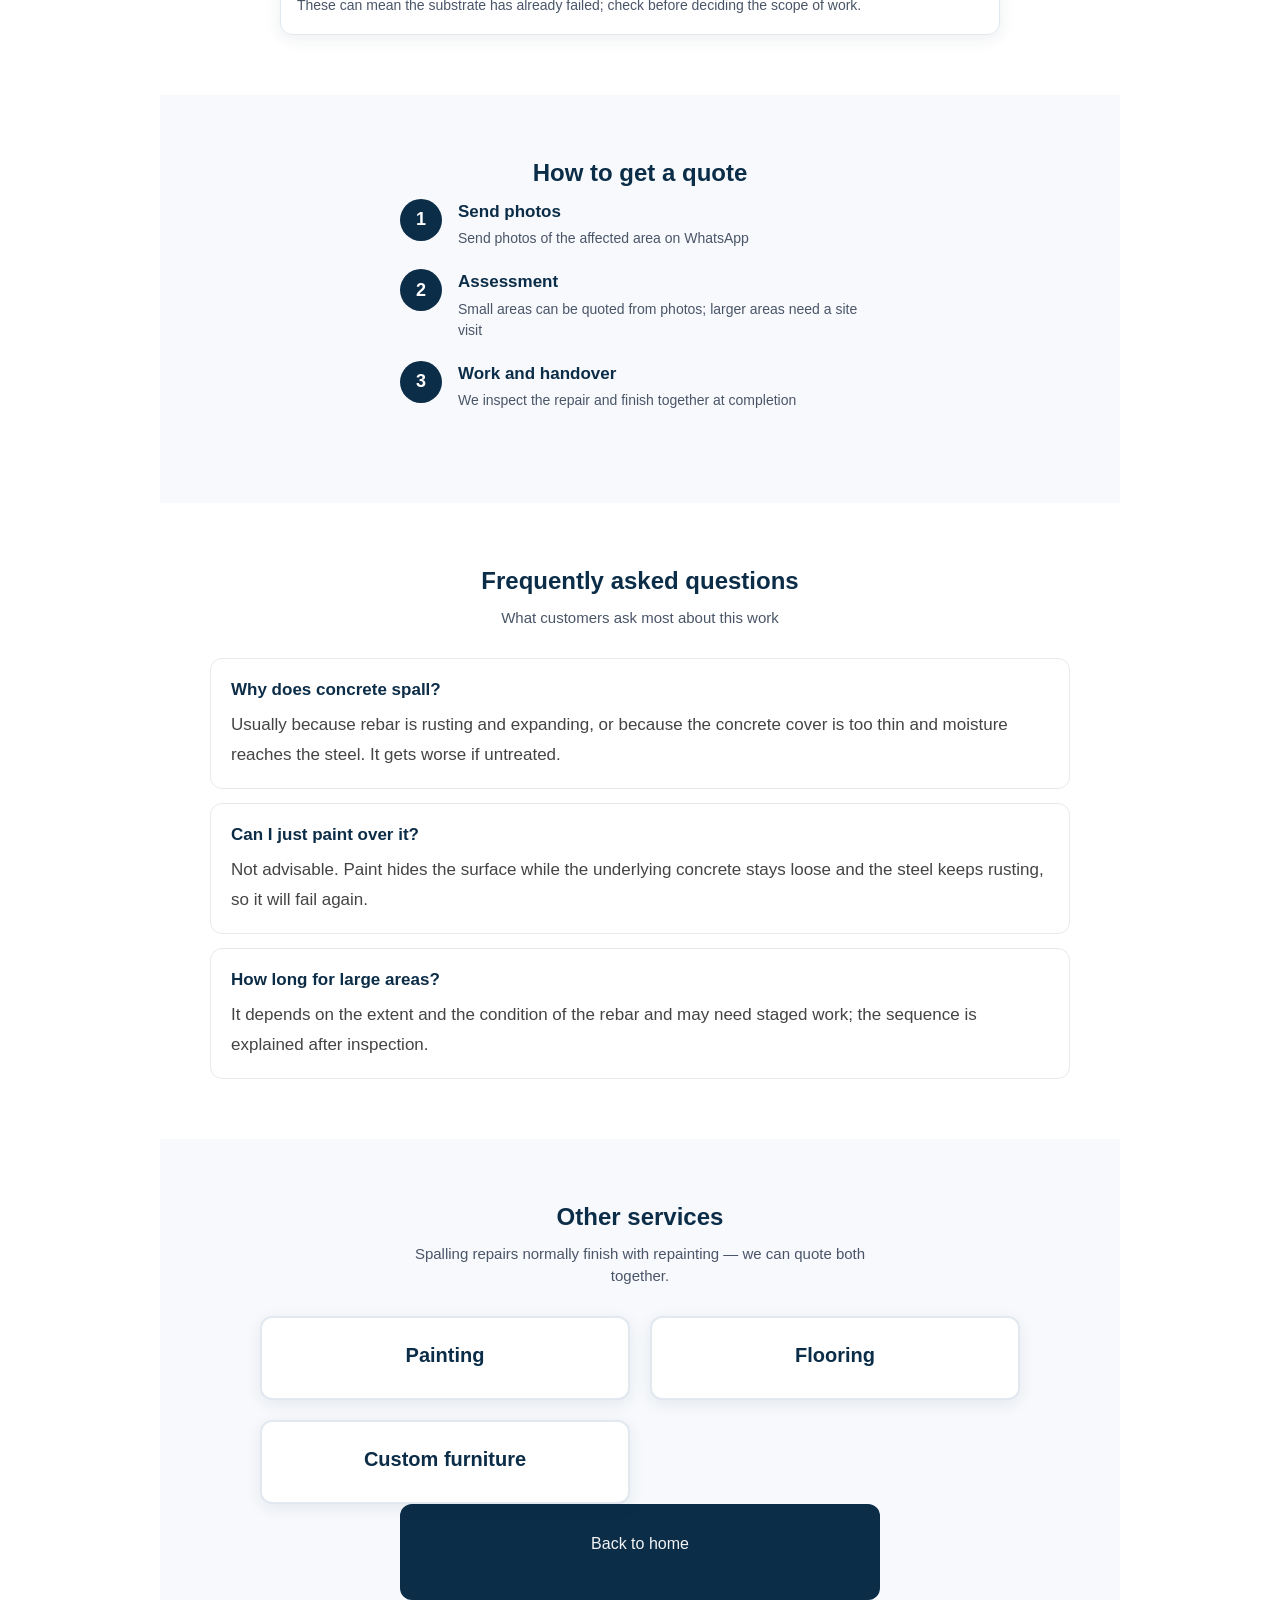
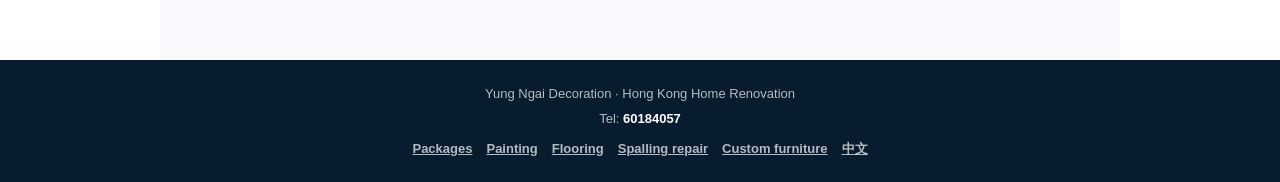
<file: en/spalling.html>
<!DOCTYPE html>
<html lang="en-HK">
<head>
  <meta charset="UTF-8">
  <meta name="viewport" content="width=device-width, initial-scale=1.0, viewport-fit=cover">
  <meta name="description" content="Concrete spalling repair in Hong Kong flats from HK$5,000: remove loose concrete, apply rust-proof coating, repair with professional mortar, then skim and repaint. Small areas in 1-2 days.">
  <link rel="canonical" href="https://yungngai.com/en/spalling">
  <link rel="alternate" hreflang="en-HK" href="https://yungngai.com/en/spalling">
  <link rel="alternate" hreflang="zh-HK" href="https://yungngai.com/spalling">
  <link rel="alternate" hreflang="x-default" href="https://yungngai.com/spalling">
  <title>Concrete Spalling Repair in Hong Kong | Yung Ngai Decoration</title>
  <link rel="icon" href="/images/logo.png" type="image/png">
  <meta name="theme-color" content="#0c2d48">
  <meta property="og:type" content="article">
  <meta property="og:site_name" content="Yung Ngai Decoration">
  <meta property="og:locale" content="en_HK">
  <meta property="og:locale:alternate" content="zh_HK">
  <meta property="og:title" content="Concrete Spalling Repair in Hong Kong | Yung Ngai Decoration">
  <meta property="og:description" content="Concrete spalling repair in Hong Kong flats from HK$5,000: remove loose concrete, apply rust-proof coating, repair with professional mortar, then skim and repaint. Small areas in 1-2 days.">
  <meta property="og:url" content="https://yungngai.com/en/spalling">
  <meta property="og:image" content="https://yungngai.com/images/case3-after.jpg">
  <meta name="twitter:card" content="summary_large_image">
  <style>
:root {
      --primary: #0c2d48;
      --primary-dark: #071c2e;
      --whatsapp: #25d366;
      --whatsapp-hover: #1ebe57;
      --price: #e85d04;
      --price-bg: #fff4e6;
      --bg: #ffffff;
      --bg-alt: #f7f9fc;
      --text: #1a1a1a;
      --text-muted: #4a5568;
      --border: #e2e8f0;
      --radius: 12px;
      --shadow: 0 4px 16px rgba(12, 45, 72, 0.08);
      --shadow-lg: 0 8px 28px rgba(12, 45, 72, 0.12);
    }

    * {
      margin: 0;
      padding: 0;
      box-sizing: border-box;
    }

    html {
      scroll-behavior: smooth;
    }

    body {
      font-family: -apple-system, BlinkMacSystemFont, "Segoe UI", "PingFang HK", "Helvetica Neue", Arial, sans-serif;
      background: var(--bg);
      color: var(--text);
      line-height: 1.5;
      font-size: 17px;
      -webkit-font-smoothing: antialiased;
    }

    img {
      max-width: 100%;
      display: block;
      height: auto;
    }

    a {
      text-decoration: none;
      color: inherit;
    }

    /* ========== 1. 頂部選單 ========== */
    .header {
      position: sticky;
      top: 0;
      z-index: 100;
      background: #ffffff;
      color: #333333;
      padding: 10px 16px;
      display: flex;
      align-items: center;
      justify-content: space-between;
      box-shadow: 0 2px 10px rgba(0,0,0,0.08);
      border-bottom: 1px solid var(--border);
    }

    .logo {
      display: flex;
      align-items: center;
      gap: 10px;
    }

    .logo-icon {
      width: 50px;
      height: 50px;
      overflow: hidden;
      flex-shrink: 0;
      border-radius: 6px;
    }

    .logo-icon img {
      width: auto;
      height: 61px;
      display: block;
      object-fit: cover;
      object-position: top center;
      margin-top: 0;
    }

    .logo-text {
      font-size: 18px;
      font-weight: 700;
      color: #1a1a1a;
      line-height: 1.2;
      white-space: nowrap;
      flex-shrink: 0;
    }

    @media (max-width: 400px) {
      .logo-text {
        font-size: 16px;
      }
    }

    .header-right {
      display: flex;
      align-items: center;
      gap: 12px;
    }

    .phone-btn {
      display: flex;
      align-items: center;
      gap: 6px;
      background: var(--primary);
      color: #fff;
      padding: 8px 14px;
      border-radius: 50px;
      font-size: 15px;
      font-weight: 600;
      transition: background 0.2s;
    }

    .phone-btn:hover,
    .phone-btn:active {
      background: var(--primary-dark);
    }

    .lang-btn {
      display: flex;
      align-items: center;
      justify-content: center;
      background: #f1f5f9;
      color: #1a1a1a;
      border: 1px solid var(--border);
      padding: 7px 12px;
      border-radius: 50px;
      font-size: 13px;
      font-weight: 700;
      cursor: pointer;
      transition: background 0.2s;
      white-space: nowrap;
      line-height: 1;
    }

    .lang-btn:hover,
    .lang-btn:active {
      background: #e2e8f0;
    }

    .nav-toggle {
      display: none; /* 單頁簡單，暫不用漢堡 */
    }

    /* ========== 2. Hero ========== */
    .hero {
      background: var(--bg-alt);
      padding: 28px 16px 36px;
      text-align: center;
    }

    .hero-title {
      font-size: 28px;
      font-weight: 800;
      color: var(--primary);
      line-height: 1.3;
      margin-bottom: 8px;
    }

    .hero-sub {
      font-size: 16px;
      color: var(--text-muted);
      margin-bottom: 20px;
    }

    .btn-whatsapp {
      display: inline-flex;
      align-items: center;
      justify-content: center;
      gap: 8px;
      background: var(--whatsapp);
      color: #fff;
      font-size: 18px;
      font-weight: 700;
      padding: 14px 28px;
      border-radius: 50px;
      box-shadow: 0 4px 14px rgba(37, 211, 102, 0.4);
      transition: background 0.2s, transform 0.15s;
      border: none;
      cursor: pointer;
    }

    .btn-whatsapp:hover,
    .btn-whatsapp:active {
      background: var(--whatsapp-hover);
      transform: translateY(-1px);
    }

    .btn-whatsapp svg {
      width: 22px;
      height: 22px;
      fill: currentColor;
    }

    .hero-img-wrap {
      margin-top: 28px;
      border-radius: var(--radius);
      overflow: hidden;
      box-shadow: var(--shadow-lg);
      background: #dce3eb;
      aspect-ratio: 16 / 10;
    }

    .hero-img-wrap img {
      width: 100%;
      height: 100%;
      object-fit: cover;
    }

    /* ========== 通用 section ========== */
    .section {
      padding: 40px 16px;
    }

    .section-alt {
      background: var(--bg-alt);
    }

    .section-title {
      font-size: 24px;
      font-weight: 800;
      color: var(--primary);
      text-align: center;
      margin-bottom: 8px;
    }

    .section-desc {
      text-align: center;
      color: var(--text-muted);
      font-size: 15px;
      margin-bottom: 28px;
      max-width: 480px;
      margin-left: auto;
      margin-right: auto;
    }

    /* ========== 3. 套餐價錢卡 ========== */
    .packages {
      display: grid;
      grid-template-columns: 1fr;
      gap: 18px;
      max-width: 480px;
      margin: 0 auto;
    }

    .package-card {
      background: #fff;
      border: 2px solid var(--border);
      border-radius: var(--radius);
      padding: 22px 18px;
      box-shadow: var(--shadow);
      position: relative;
    }

    .package-card.featured {
      border-color: var(--primary);
      box-shadow: var(--shadow-lg);
    }

    .package-badge {
      position: absolute;
      top: -12px;
      left: 50%;
      transform: translateX(-50%);
      background: var(--primary);
      color: #fff;
      font-size: 13px;
      font-weight: 700;
      padding: 4px 14px;
      border-radius: 50px;
    }

    .package-name {
      font-size: 20px;
      font-weight: 800;
      color: var(--primary);
      margin-bottom: 6px;
      text-align: center;
    }

    .package-price {
      text-align: center;
      margin-bottom: 14px;
    }

    .package-price .from {
      font-size: 14px;
      color: var(--text-muted);
    }

    .package-price .amount {
      font-size: 32px;
      font-weight: 800;
      color: var(--price);
      line-height: 1.1;
    }

    .package-price .unit {
      font-size: 14px;
      color: var(--text-muted);
    }

    .package-list {
      list-style: none;
      margin-bottom: 18px;
    }

    .package-list li {
      padding: 7px 0;
      border-bottom: 1px solid var(--border);
      font-size: 15px;
      color: var(--text);
      display: flex;
      align-items: flex-start;
      gap: 8px;
    }

    .package-list li:last-child {
      border-bottom: none;
    }

    .package-list li::before {
      content: "✓";
      color: var(--whatsapp);
      font-weight: 700;
      flex-shrink: 0;
    }

    .package-note {
      font-size: 13px;
      color: var(--text-muted);
      text-align: center;
      margin-top: 4px;
    }

    /* 加配服務橫欄 */
    .addon-bar {
      margin-top: 28px;
      max-width: 760px;
      margin-left: auto;
      margin-right: auto;
      background: #fff;
      border: 2px solid var(--border);
      border-radius: var(--radius);
      padding: 22px 18px;
      text-align: center;
      box-shadow: var(--shadow);
    }

    .addon-bar h3 {
      font-size: 18px;
      font-weight: 800;
      color: var(--primary);
      margin-bottom: 8px;
    }

    .addon-bar p {
      font-size: 15px;
      color: var(--text-muted);
      margin-bottom: 16px;
      line-height: 1.5;
      max-width: 520px;
      margin-left: auto;
      margin-right: auto;
    }

    .addon-bar .btn-whatsapp {
      font-size: 16px;
      padding: 12px 24px;
    }

    /* ========== 4. 案例區 ========== */
    .cases {
      display: flex;
      flex-direction: column;
      gap: 28px;
      max-width: 560px;
      margin: 0 auto;
    }

    .case-card {
      background: #fff;
      border-radius: var(--radius);
      overflow: hidden;
      box-shadow: var(--shadow);
      border: 1px solid var(--border);
    }

    .case-header {
      padding: 14px 16px 10px;
      background: var(--primary);
      color: #fff;
    }

    .case-title {
      font-size: 17px;
      font-weight: 700;
    }

    .case-meta {
      font-size: 13px;
      opacity: 0.85;
      margin-top: 2px;
    }

    .case-images {
      display: grid;
      grid-template-columns: 1fr 1fr;
      gap: 2px;
      background: #e2e8f0;
    }

    .case-img-box {
      position: relative;
      aspect-ratio: 4 / 3;
      background: #d0d7e0;
      overflow: hidden;
    }

    .case-img-box img {
      width: 100%;
      height: 100%;
      object-fit: cover;
    }

    .case-label {
      position: absolute;
      bottom: 8px;
      left: 8px;
      background: rgba(0,0,0,0.65);
      color: #fff;
      font-size: 12px;
      font-weight: 600;
      padding: 3px 8px;
      border-radius: 4px;
    }

    .case-desc {
      padding: 12px 16px 16px;
      font-size: 14px;
      color: var(--text-muted);
    }

    /* ========== 5. 點解揀我 ========== */
    .why-grid {
      display: grid;
      grid-template-columns: 1fr;
      gap: 16px;
      max-width: 560px;
      margin: 0 auto;
    }

    .why-item {
      background: #fff;
      border: 1px solid var(--border);
      border-radius: var(--radius);
      padding: 18px 16px;
      display: flex;
      gap: 14px;
      align-items: flex-start;
      box-shadow: var(--shadow);
    }

    .why-num {
      flex-shrink: 0;
      width: 36px;
      height: 36px;
      background: var(--primary);
      color: #fff;
      border-radius: 50%;
      display: flex;
      align-items: center;
      justify-content: center;
      font-weight: 800;
      font-size: 16px;
    }

    .why-content h3 {
      font-size: 16px;
      font-weight: 700;
      color: var(--primary);
      margin-bottom: 4px;
    }

    .why-content p {
      font-size: 14px;
      color: var(--text-muted);
      line-height: 1.45;
    }

    /* ========== 6. 報價流程 ========== */
    .steps {
      display: flex;
      flex-direction: column;
      gap: 20px;
      max-width: 480px;
      margin: 0 auto 32px;
      position: relative;
    }

    .step {
      display: flex;
      gap: 16px;
      align-items: flex-start;
      position: relative;
    }

    .step-num {
      flex-shrink: 0;
      width: 42px;
      height: 42px;
      background: var(--primary);
      color: #fff;
      border-radius: 50%;
      display: flex;
      align-items: center;
      justify-content: center;
      font-weight: 800;
      font-size: 18px;
      z-index: 1;
    }

    .step-content h3 {
      font-size: 17px;
      font-weight: 700;
      color: var(--primary);
      margin-bottom: 4px;
    }

    .step-content p {
      font-size: 14px;
      color: var(--text-muted);
    }

    .cta-box {
      text-align: center;
      padding: 28px 16px;
      background: var(--primary);
      border-radius: var(--radius);
      max-width: 480px;
      margin: 0 auto;
      color: #fff;
    }

    .cta-box p {
      font-size: 16px;
      margin-bottom: 16px;
      opacity: 0.95;
    }

    .cta-box .btn-whatsapp {
      font-size: 18px;
      padding: 15px 32px;
    }

    /* ========== Footer ========== */
    .footer {
      background: var(--primary-dark);
      color: rgba(255,255,255,0.7);
      text-align: center;
      padding: 24px 16px;
      font-size: 13px;
    }

    .footer a {
      color: #fff;
      font-weight: 600;
    }

    /* ========== 平板以上 ========== */
    @media (min-width: 640px) {
      .hero {
        padding: 40px 24px 48px;
      }

      .hero-title {
        font-size: 34px;
      }

      .section {
        padding: 52px 24px;
      }

      .why-grid {
        grid-template-columns: 1fr 1fr;
        max-width: 720px;
      }

      .cases {
        max-width: 720px;
      }
    }

    @media (min-width: 768px) {
      .packages {
        max-width: 760px;
        grid-template-columns: 1fr 1fr;
        gap: 20px;
      }

      .package-card {
        max-width: none;
      }
    }

    @media (min-width: 900px) {
      .header {
        padding: 14px 32px;
      }

      .hero {
        padding: 48px 32px 56px;
        max-width: 960px;
        margin: 0 auto;
      }

      .section {
        padding: 60px 32px;
        max-width: 960px;
        margin-left: auto;
        margin-right: auto;
      }

      .section-full {
        max-width: none;
        padding-left: 0;
        padding-right: 0;
      }

      .section-full .section-inner {
        max-width: 960px;
        margin: 0 auto;
        padding: 0 32px;
      }
    }
    /* 常見問題 */
    .faq-list { max-width: 860px; margin: 0 auto; display: grid; gap: 14px; }
    .faq-item { background: #fff; border: 1px solid #e6e9ee; border-radius: 12px; padding: 18px 20px; }
    .faq-item h3 { font-size: 17px; margin: 0 0 8px; color: var(--primary); }
    .faq-item p { margin: 0; color: #444; line-height: 1.75; }
    .footer-nav { margin-top: 10px; display: flex; flex-wrap: wrap; gap: 6px 14px; justify-content: center; }
    .footer-nav a { color: inherit; text-decoration: underline; font-size: 13px; }

/* service page internal links */
.package-link { margin-top: 10px; }
.package-link a { color: var(--primary); font-weight: 600; text-decoration: none; }
.package-link a:hover { text-decoration: underline; }
.packages a.package-card { transition: transform .15s ease, box-shadow .15s ease; }
.packages a.package-card:hover { transform: translateY(-2px); box-shadow: 0 8px 24px rgba(12,45,72,.12); }
  </style>
  <script type="application/ld+json">
{
  "@context": "https://schema.org",
  "@graph": [
    {
      "@type": "Service",
      "@id": "https://yungngai.com/en/spalling#service",
      "name": "Concrete Spalling Repair",
      "serviceType": "Spalling repair",
      "url": "https://yungngai.com/en/spalling",
      "description": "Concrete spalling repair in Hong Kong flats from HK$5,000: remove loose concrete, apply rust-proof coating, repair with professional mortar, then skim and repaint. Small areas in 1-2 days.",
      "areaServed": {
        "@type": "AdministrativeArea",
        "name": "Hong Kong"
      },
      "provider": {
        "@type": "HomeAndConstructionBusiness",
        "@id": "https://yungngai.com/#business",
        "name": "Yung Ngai Decoration",
        "telephone": "+852-6018-4057",
        "url": "https://yungngai.com/en"
      },
      "inLanguage": "en-HK"
    },
    {
      "@type": "BreadcrumbList",
      "itemListElement": [
        {
          "@type": "ListItem",
          "position": 1,
          "name": "Home",
          "item": "https://yungngai.com/en"
        },
        {
          "@type": "ListItem",
          "position": 2,
          "name": "Spalling repair",
          "item": "https://yungngai.com/en/spalling"
        }
      ]
    },
    {
      "@type": "FAQPage",
      "@id": "https://yungngai.com/en/spalling#faq",
      "inLanguage": "en-HK",
      "mainEntity": [
        {
          "@type": "Question",
          "name": "Why does concrete spall?",
          "acceptedAnswer": {
            "@type": "Answer",
            "text": "Usually because rebar is rusting and expanding, or because the concrete cover is too thin and moisture reaches the steel. It gets worse if untreated."
          }
        },
        {
          "@type": "Question",
          "name": "Can I just paint over it?",
          "acceptedAnswer": {
            "@type": "Answer",
            "text": "Not advisable. Paint hides the surface while the underlying concrete stays loose and the steel keeps rusting, so it will fail again."
          }
        },
        {
          "@type": "Question",
          "name": "How long for large areas?",
          "acceptedAnswer": {
            "@type": "Answer",
            "text": "It depends on the extent and the condition of the rebar and may need staged work; the sequence is explained after inspection."
          }
        }
      ]
    }
  ]
}
  </script>
</head>
<body>

  <header class="header">
    <a class="logo" href="/en" style="text-decoration:none;color:inherit;">
      <div class="logo-icon"><img src="/images/logo.png" alt="Yung Ngai Decoration 標誌" width="360" height="302" decoding="async"></div>
      <span class="logo-text">YNDR</span>
    </a>
    <div class="header-right">
      <a href="/" class="lang-btn">中</a>
      <a href="tel:+85260184057" class="phone-btn">60184057</a>
    </div>
  </header>

  <section class="hero">
    <h1 class="hero-title">Concrete Spalling Repair</h1>
    <p class="hero-sub">Crumbling concrete, exposed rebar or falling fragments on a ceiling or wall should be dealt with quickly. Painting over it does not help: rusting rebar keeps expanding and the concrete will spall again.</p>
    <a href="https://wa.me/85260184057?text=Hi%2C%20I%20would%20like%20a%20quote%20for%20spalling%20repair%20in%20Hong%20Kong." class="btn-whatsapp" target="_blank" rel="noopener">
      <span>Get a free WhatsApp quote</span>
    </a>
    <div class="hero-img-wrap">
      <img src="/images/case3-after.jpg" alt="Concrete Spalling Repair" width="1280" height="966" fetchpriority="high" decoding="async">
    </div>
  </section>

    <div class="section" style="padding-top:0;">
      <h2 class="section-title">What we do (from HK$5,000)</h2>
      <div class="why-grid" style="grid-template-columns:1fr;">
        <div class="why-item">
          <div class="why-content">
            <h3>Removal and rust protection</h3>
            <p>We remove all loose concrete back to sound material, then apply a rust-proof coating to the exposed rebar to stop further corrosion.</p>
          </div>
        </div>
        <div class="why-item">
          <div class="why-content">
            <h3>Repair and reinstatement</h3>
            <p>The area is filled with professional repair mortar, then skimmed, sanded and repainted to match the surroundings.</p>
          </div>
        </div>
        <div class="why-item">
          <div class="why-content">
            <h3>Duration</h3>
            <p>Small repairs usually take 1 to 2 days. Larger areas need an on-site inspection to assess the extent of corrosion before quoting.</p>
          </div>
        </div>
      </div>
    </div>
    <div class="section" style="padding-top:0;">
      <h2 class="section-title">When to call someone</h2>
      <div class="why-grid" style="grid-template-columns:1fr;">
        <div class="why-item">
          <div class="why-content">
            <h3>Rust stains or loose concrete</h3>
            <p>If you can see rebar or fragments are falling, treat it as urgent.</p>
          </div>
        </div>
        <div class="why-item">
          <div class="why-content">
            <h3>Bulging walls or widening cracks</h3>
            <p>These can mean the substrate has already failed; check before deciding the scope of work.</p>
          </div>
        </div>
      </div>
    </div>

  <section class="section section-alt">
    <h2 class="section-title">How to get a quote</h2>
    <div class="steps">
      <div class="step">
        <div class="step-num">1</div>
        <div class="step-content"><h3>Send photos</h3><p>Send photos of the affected area on WhatsApp</p></div>
      </div>
      <div class="step">
        <div class="step-num">2</div>
        <div class="step-content"><h3>Assessment</h3><p>Small areas can be quoted from photos; larger areas need a site visit</p></div>
      </div>
      <div class="step">
        <div class="step-num">3</div>
        <div class="step-content"><h3>Work and handover</h3><p>We inspect the repair and finish together at completion</p></div>
      </div>
    </div>
  </section>

  <section class="section" id="faq">
    <h2 class="section-title">Frequently asked questions</h2>
    <p class="section-desc">What customers ask most about this work</p>
    <div class="faq-list">
      <div class="faq-item">
        <h3>Why does concrete spall?</h3>
        <p>Usually because rebar is rusting and expanding, or because the concrete cover is too thin and moisture reaches the steel. It gets worse if untreated.</p>
      </div>
      <div class="faq-item">
        <h3>Can I just paint over it?</h3>
        <p>Not advisable. Paint hides the surface while the underlying concrete stays loose and the steel keeps rusting, so it will fail again.</p>
      </div>
      <div class="faq-item">
        <h3>How long for large areas?</h3>
        <p>It depends on the extent and the condition of the rebar and may need staged work; the sequence is explained after inspection.</p>
      </div>
    </div>
  </section>

  <section class="section section-alt">
    <h2 class="section-title">Other services</h2>
    <p class="section-desc">Spalling repairs normally finish with repainting — we can quote both together.</p>
    <div class="packages">
        <a class="package-card" href="/en/painting" style="text-decoration:none;color:inherit;display:block;"><div class="package-name">Painting</div></a>
        <a class="package-card" href="/en/flooring" style="text-decoration:none;color:inherit;display:block;"><div class="package-name">Flooring</div></a>
        <a class="package-card" href="/en/custom-furniture" style="text-decoration:none;color:inherit;display:block;"><div class="package-name">Custom furniture</div></a>
    </div>
    <div class="cta-box">
      <p><a href="/en">Back to home</a></p>
    </div>
  </section>

  <footer class="footer">
    <p>Yung Ngai Decoration · Hong Kong Home Renovation</p>
    <p style="margin-top:6px;"><span>Tel: </span><a href="tel:+85260184057">60184057</a></p>
    <nav class="footer-nav" aria-label="Page navigation">
      <a href="/en#packages">Packages</a>
      <a href="/en/painting">Painting</a>
      <a href="/en/flooring">Flooring</a>
      <a href="/en/spalling">Spalling repair</a>
      <a href="/en/custom-furniture">Custom furniture</a>
      <a href="/">中文</a>
    </nav>
  </footer>
</body>
</html>
</file>
